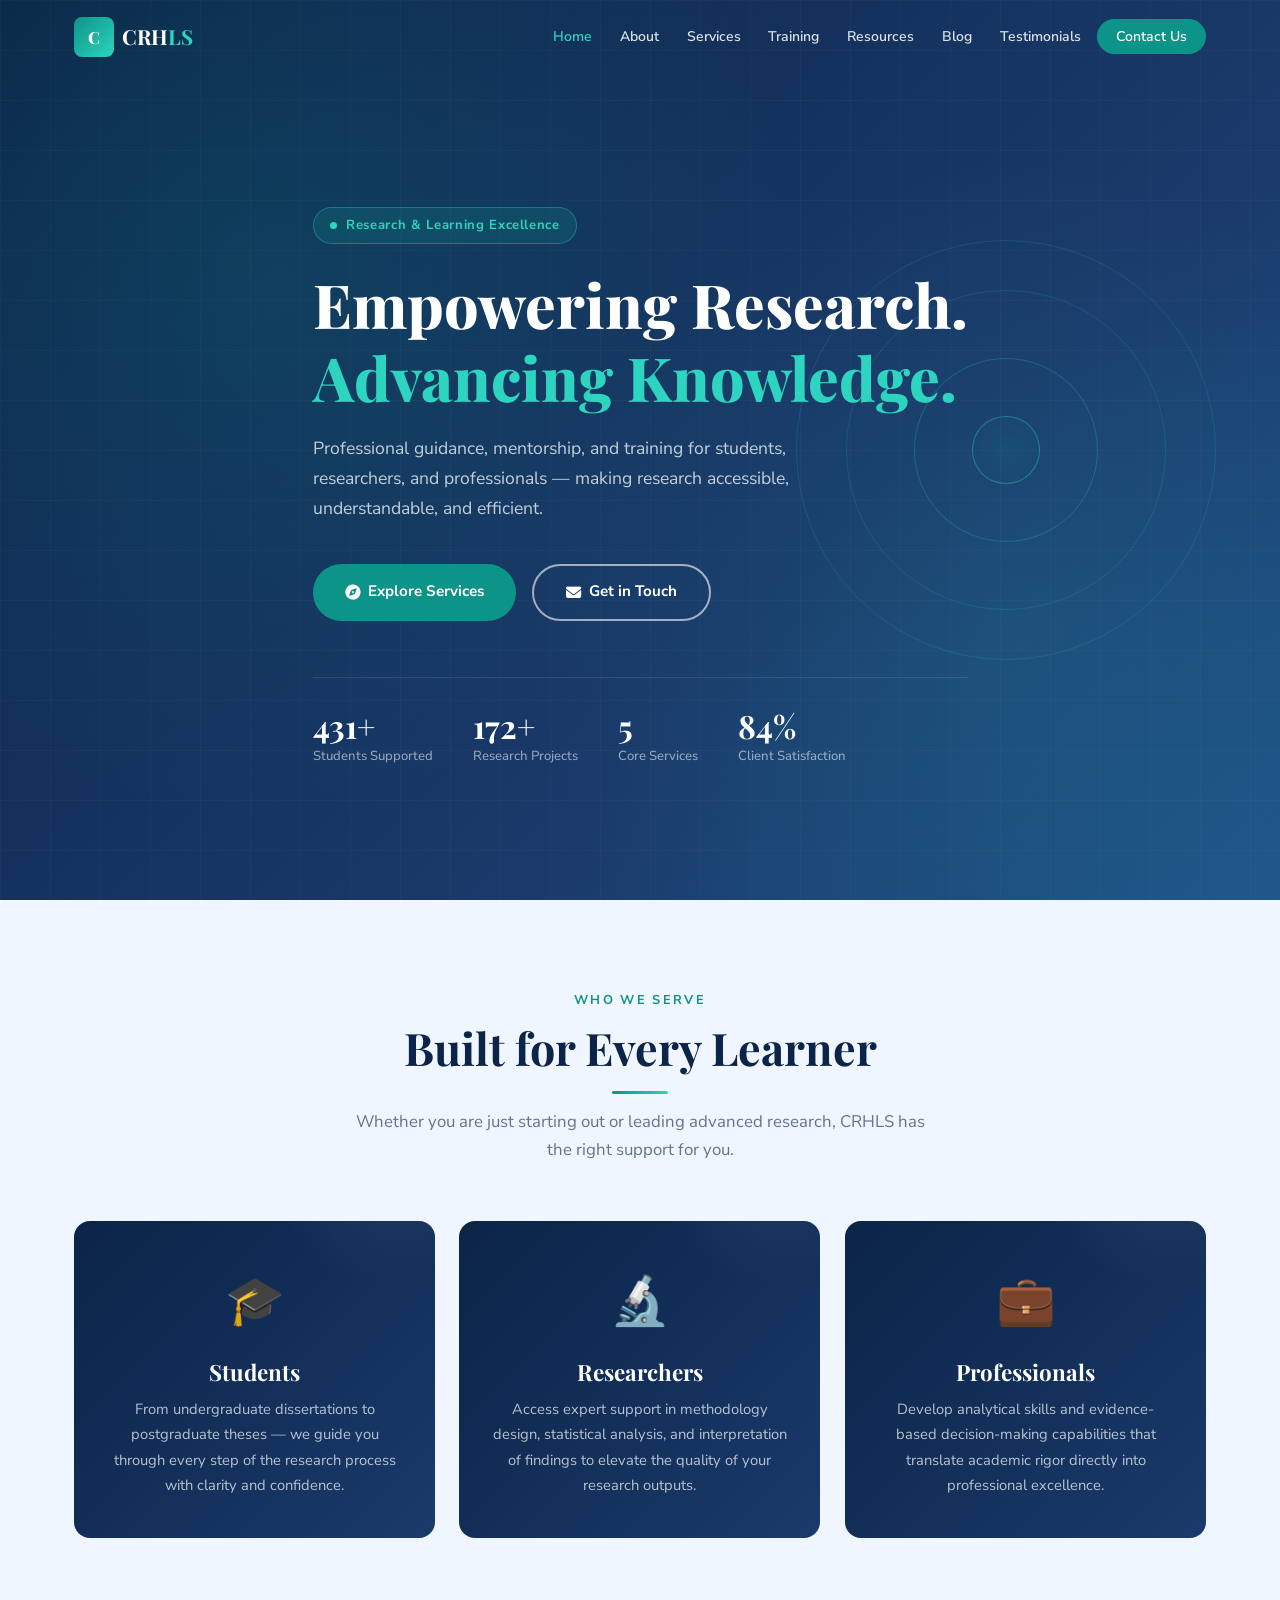
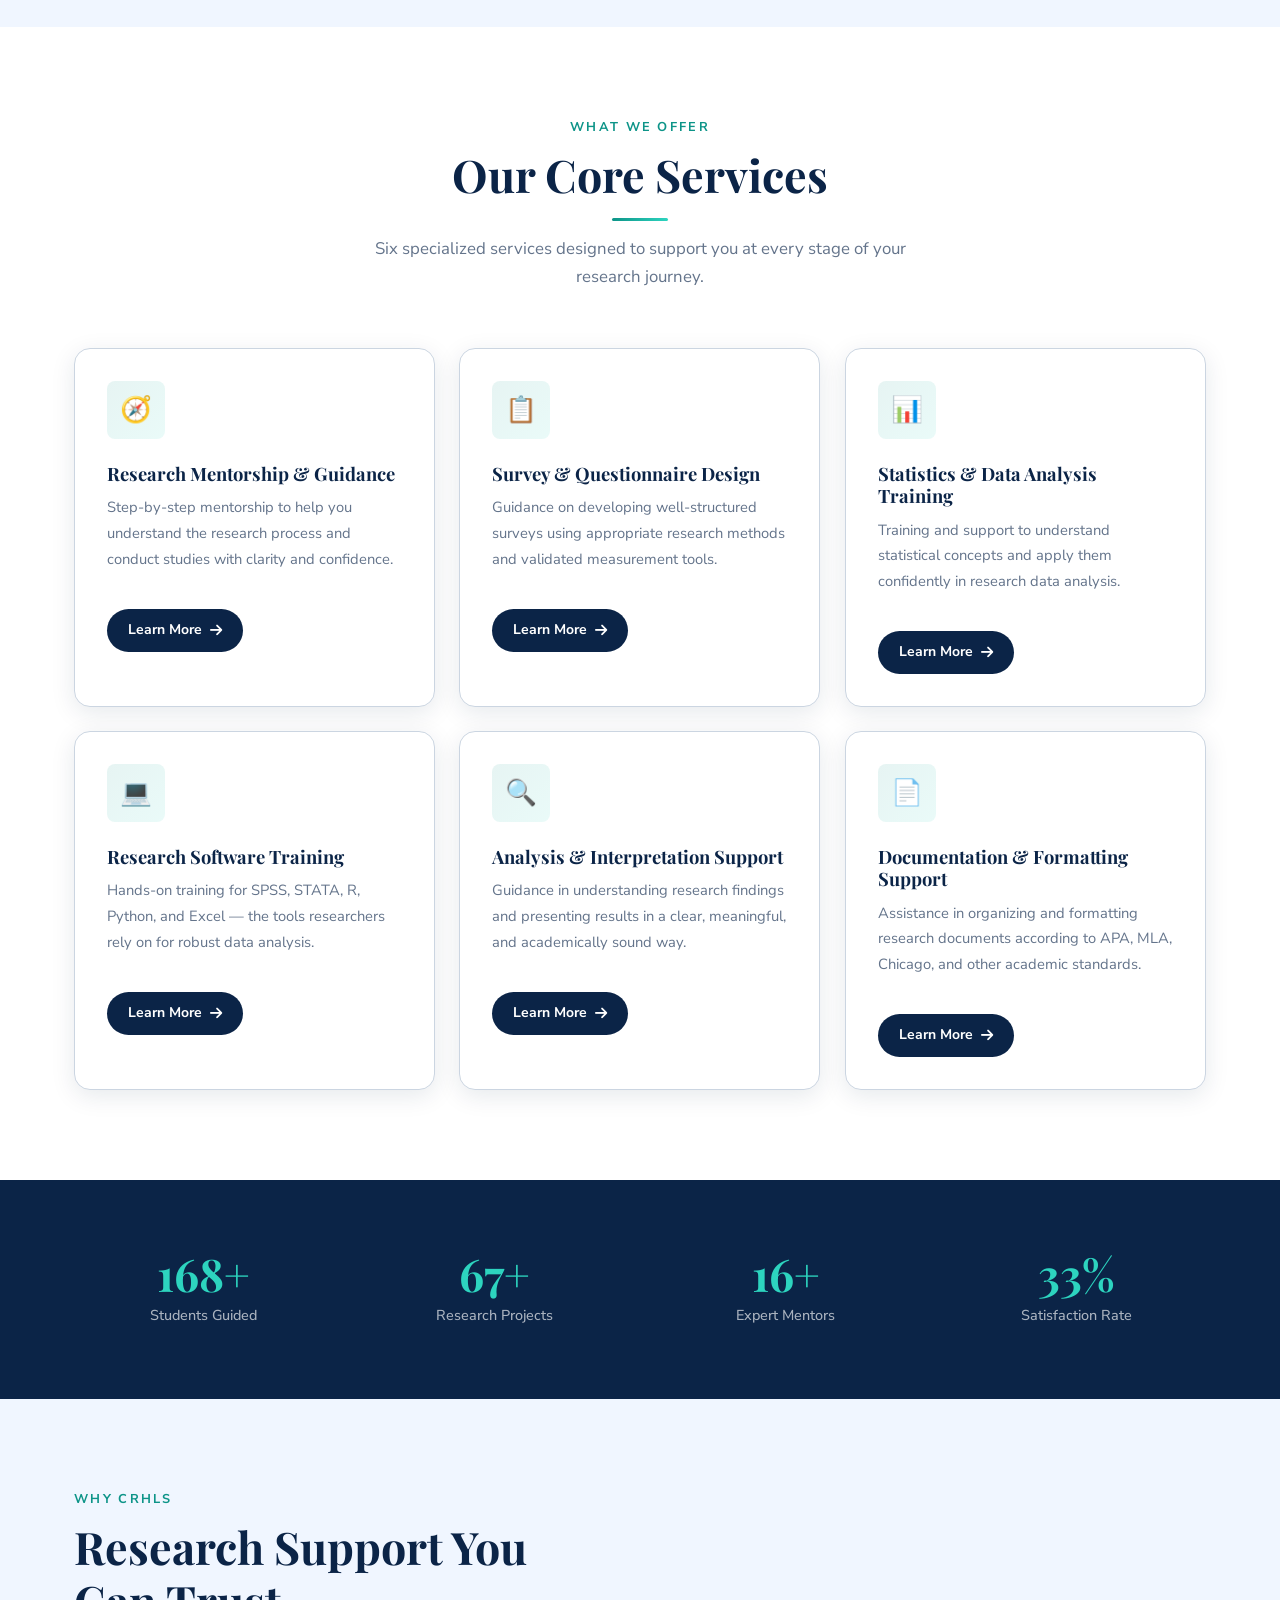
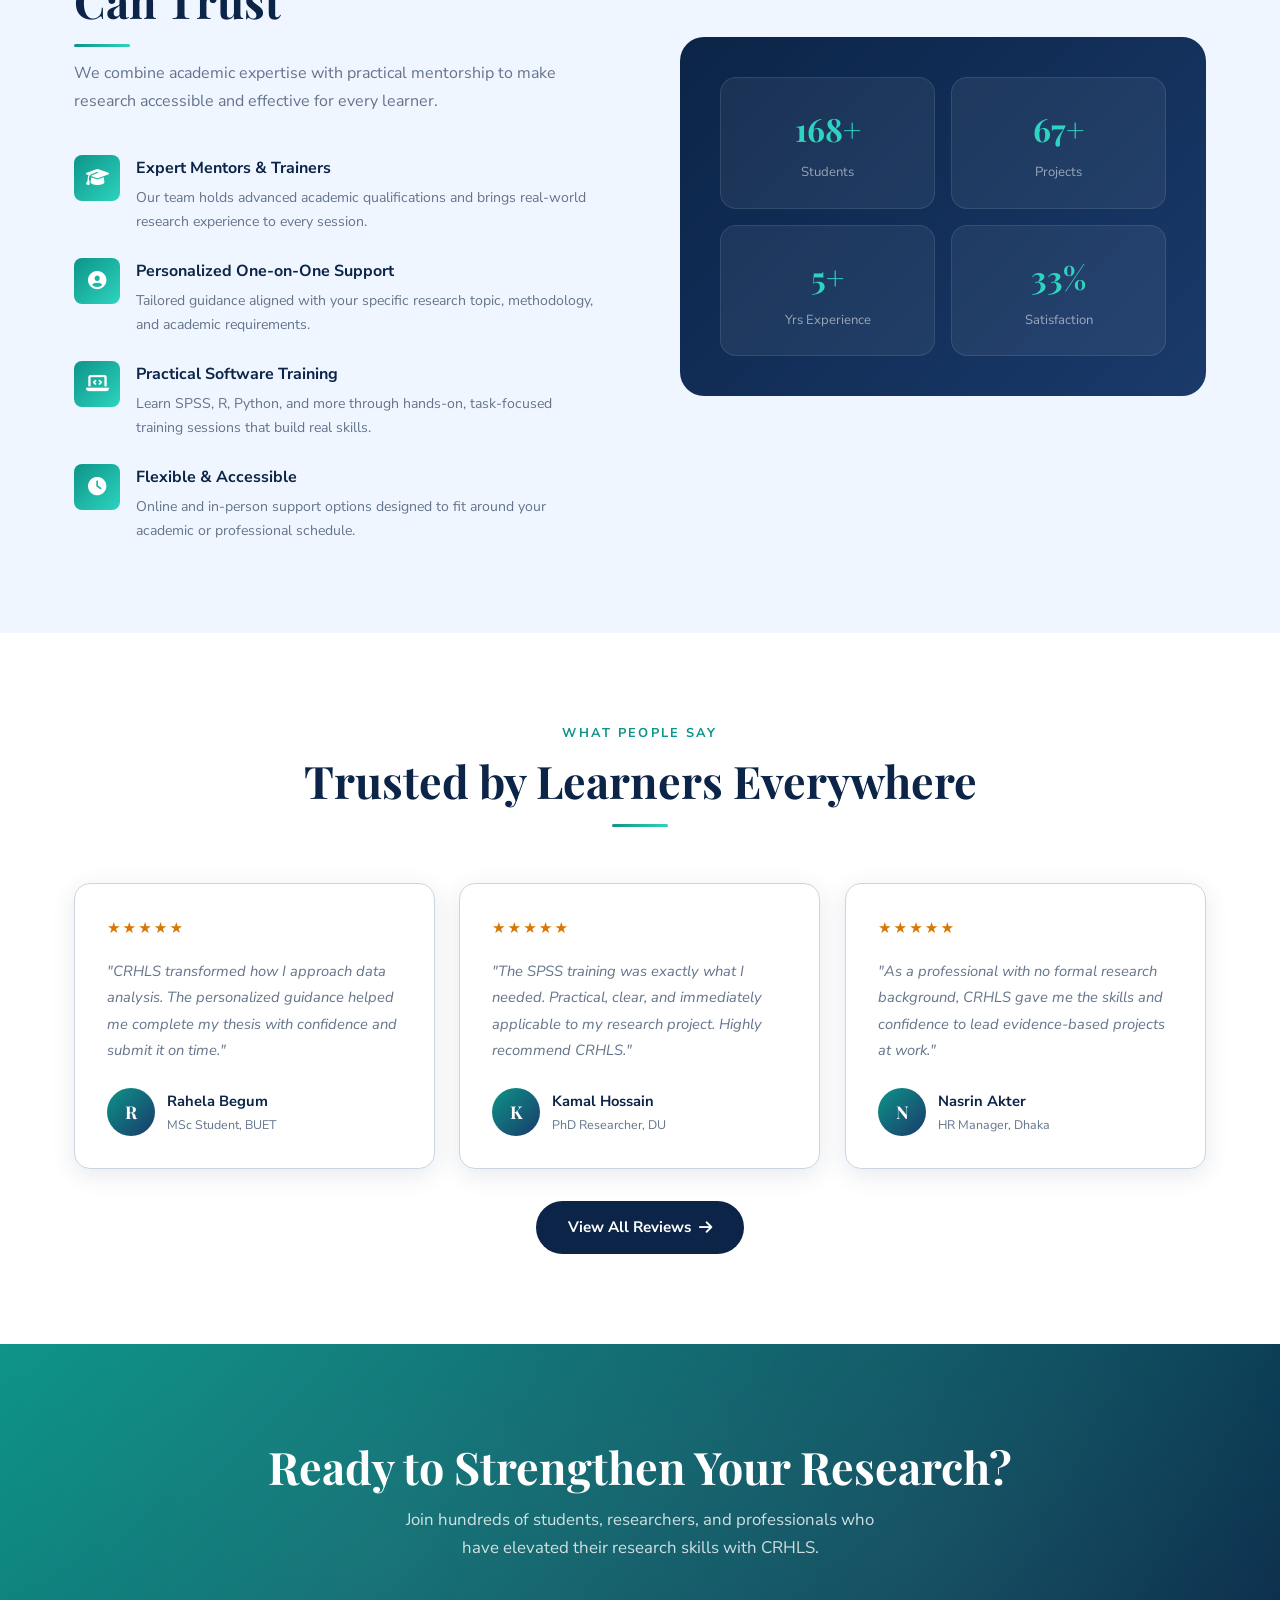
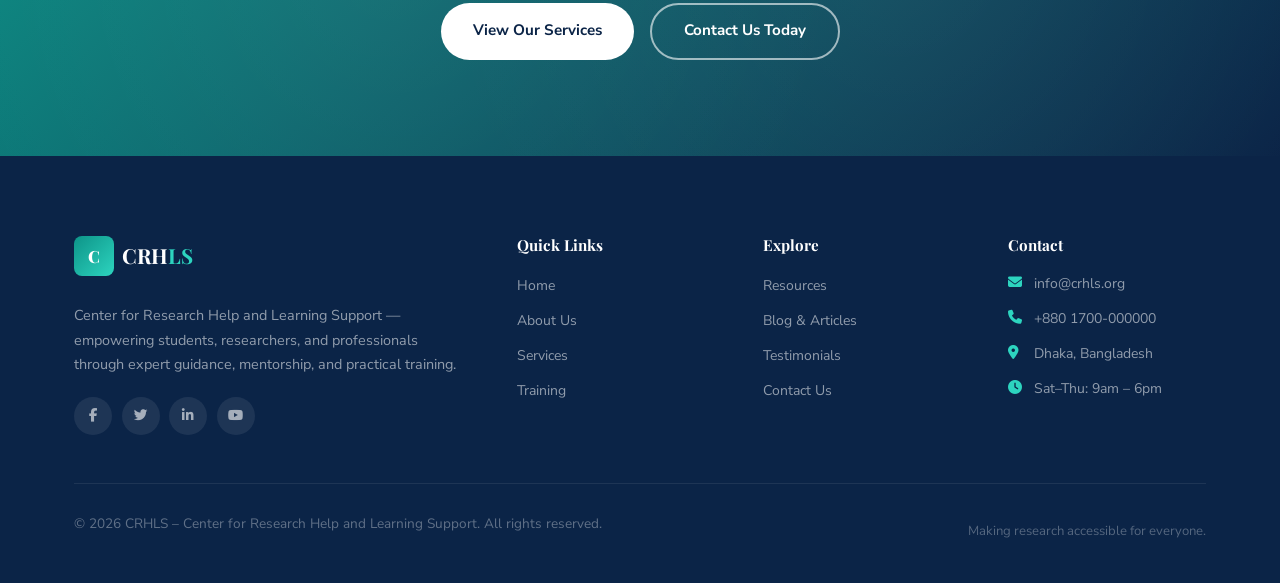
<file: index.html>
<!DOCTYPE html>
<html lang="en">
<head>
  <meta charset="UTF-8" />
  <meta name="viewport" content="width=device-width, initial-scale=1.0" />
  <meta name="description" content="CRHLS – Center for Research Help and Learning Support. Professional research guidance, data analysis training, and academic support for students, researchers, and professionals." />
  <title>CRHLS – Center for Research Help &amp; Learning Support</title>
  <link rel="icon" type="image/svg+xml" href="favicon.svg" />
  <link rel="shortcut icon" href="favicon.svg" />
  <link rel="preconnect" href="https://fonts.googleapis.com" />
  <link rel="preconnect" href="https://fonts.gstatic.com" crossorigin />
  <link rel="stylesheet" href="https://cdnjs.cloudflare.com/ajax/libs/font-awesome/6.5.0/css/all.min.css" />
  <link rel="stylesheet" href="css/style.css" />
  <link rel="stylesheet" href="css/animations.css" />
</head>
<body>

<!-- HEADER -->
<header class="header" id="header">
  <nav class="nav container">
    <a href="index.html" class="nav__logo" aria-label="CRHLS Home">
      <div class="nav__logo-icon">C</div>
      <span class="nav__logo-text">CRH<span>LS</span></span>
    </a>
    <ul class="nav__menu" id="navMenu" role="list">
      <li><a href="index.html"        class="nav__link">Home</a></li>
      <li><a href="about.html"        class="nav__link">About</a></li>
      <li><a href="services.html"     class="nav__link">Services</a></li>
      <li><a href="training.html"     class="nav__link">Training</a></li>
      <li><a href="resources.html"    class="nav__link">Resources</a></li>
      <li><a href="blog.html"         class="nav__link">Blog</a></li>
      <li><a href="testimonials.html" class="nav__link">Testimonials</a></li>
      <li><a href="contact.html"      class="nav__link nav__link--cta">Contact Us</a></li>
    </ul>
    <button class="nav__toggle" id="navToggle" aria-label="Toggle navigation" aria-expanded="false">
      <span></span><span></span><span></span>
    </button>
  </nav>
</header>

<!-- HERO -->
<section class="hero" aria-label="Hero">
  <div class="hero__bg"></div>
  <div class="container">
    <div class="hero__content">
      <div class="hero__badge">
        <span>Research &amp; Learning Excellence</span>
      </div>
      <h1 class="hero__title">
        Empowering Research.<br>
        <em>Advancing Knowledge.</em>
      </h1>
      <p class="hero__sub">
        Professional guidance, mentorship, and training for students, researchers,
        and professionals — making research accessible, understandable, and efficient.
      </p>
      <div class="hero__cta">
        <a href="services.html" class="btn btn--primary">
          <i class="fas fa-compass"></i> Explore Services
        </a>
        <a href="contact.html" class="btn btn--outline">
          <i class="fas fa-envelope"></i> Get in Touch
        </a>
      </div>
      <div class="hero__stats">
        <div>
          <div class="hero__stat-num" data-target="500" data-suffix="+">500+</div>
          <div class="hero__stat-lbl">Students Supported</div>
        </div>
        <div>
          <div class="hero__stat-num" data-target="200" data-suffix="+">200+</div>
          <div class="hero__stat-lbl">Research Projects</div>
        </div>
        <div>
          <div class="hero__stat-num" data-target="6">6</div>
          <div class="hero__stat-lbl">Core Services</div>
        </div>
        <div>
          <div class="hero__stat-num" data-target="98" data-suffix="%">98%</div>
          <div class="hero__stat-lbl">Client Satisfaction</div>
        </div>
      </div>
    </div>
  </div>
  <!-- Decorative rings -->
  <div class="hero__deco" aria-hidden="true">
    <div class="hero__ring"></div>
    <div class="hero__ring"></div>
    <div class="hero__ring"></div>
    <div class="hero__ring"></div>
  </div>
</section>

<!-- WHO WE SERVE -->
<section class="section section--alt">
  <div class="container">
    <div class="section__header reveal">
      <span class="section__label">Who We Serve</span>
      <h2 class="section__title">Built for Every Learner</h2>
      <div class="divider"></div>
      <p class="section__desc">Whether you are just starting out or leading advanced research, CRHLS has the right support for you.</p>
    </div>
    <div class="grid-3">
      <div class="audience-card reveal d1">
        <div class="audience-card__icon">🎓</div>
        <h3 class="audience-card__title">Students</h3>
        <p class="audience-card__text">From undergraduate dissertations to postgraduate theses — we guide you through every step of the research process with clarity and confidence.</p>
      </div>
      <div class="audience-card reveal d2">
        <div class="audience-card__icon">🔬</div>
        <h3 class="audience-card__title">Researchers</h3>
        <p class="audience-card__text">Access expert support in methodology design, statistical analysis, and interpretation of findings to elevate the quality of your research outputs.</p>
      </div>
      <div class="audience-card reveal d3">
        <div class="audience-card__icon">💼</div>
        <h3 class="audience-card__title">Professionals</h3>
        <p class="audience-card__text">Develop analytical skills and evidence-based decision-making capabilities that translate academic rigor directly into professional excellence.</p>
      </div>
    </div>
  </div>
</section>

<!-- SERVICES OVERVIEW -->
<section class="section">
  <div class="container">
    <div class="section__header reveal">
      <span class="section__label">What We Offer</span>
      <h2 class="section__title">Our Core Services</h2>
      <div class="divider"></div>
      <p class="section__desc">Six specialized services designed to support you at every stage of your research journey.</p>
    </div>
    <div class="grid-auto">
      <article class="card reveal d1">
        <div class="card__icon">🧭</div>
        <h3 class="card__title">Research Mentorship &amp; Guidance</h3>
        <p class="card__text">Step-by-step mentorship to help you understand the research process and conduct studies with clarity and confidence.</p>
        <a href="services.html" class="btn btn--sm btn--dark" style="margin-top:1.25rem">Learn More <i class="fas fa-arrow-right"></i></a>
      </article>
      <article class="card reveal d2">
        <div class="card__icon">📋</div>
        <h3 class="card__title">Survey &amp; Questionnaire Design</h3>
        <p class="card__text">Guidance on developing well-structured surveys using appropriate research methods and validated measurement tools.</p>
        <a href="services.html" class="btn btn--sm btn--dark" style="margin-top:1.25rem">Learn More <i class="fas fa-arrow-right"></i></a>
      </article>
      <article class="card reveal d3">
        <div class="card__icon">📊</div>
        <h3 class="card__title">Statistics &amp; Data Analysis Training</h3>
        <p class="card__text">Training and support to understand statistical concepts and apply them confidently in research data analysis.</p>
        <a href="services.html" class="btn btn--sm btn--dark" style="margin-top:1.25rem">Learn More <i class="fas fa-arrow-right"></i></a>
      </article>
      <article class="card reveal d1">
        <div class="card__icon">💻</div>
        <h3 class="card__title">Research Software Training</h3>
        <p class="card__text">Hands-on training for SPSS, STATA, R, Python, and Excel — the tools researchers rely on for robust data analysis.</p>
        <a href="services.html" class="btn btn--sm btn--dark" style="margin-top:1.25rem">Learn More <i class="fas fa-arrow-right"></i></a>
      </article>
      <article class="card reveal d2">
        <div class="card__icon">🔍</div>
        <h3 class="card__title">Analysis &amp; Interpretation Support</h3>
        <p class="card__text">Guidance in understanding research findings and presenting results in a clear, meaningful, and academically sound way.</p>
        <a href="services.html" class="btn btn--sm btn--dark" style="margin-top:1.25rem">Learn More <i class="fas fa-arrow-right"></i></a>
      </article>
      <article class="card reveal d3">
        <div class="card__icon">📄</div>
        <h3 class="card__title">Documentation &amp; Formatting Support</h3>
        <p class="card__text">Assistance in organizing and formatting research documents according to APA, MLA, Chicago, and other academic standards.</p>
        <a href="services.html" class="btn btn--sm btn--dark" style="margin-top:1.25rem">Learn More <i class="fas fa-arrow-right"></i></a>
      </article>
    </div>
  </div>
</section>

<!-- STATS BAR -->
<section class="stats-bar" aria-label="Key statistics">
  <div class="container">
    <div class="stats-bar__grid">
      <div class="reveal d1" style="text-align:center">
        <div class="stat__num" data-target="500" data-suffix="+">500+</div>
        <div class="stat__lbl">Students Guided</div>
      </div>
      <div class="reveal d2" style="text-align:center">
        <div class="stat__num" data-target="200" data-suffix="+">200+</div>
        <div class="stat__lbl">Research Projects</div>
      </div>
      <div class="reveal d3" style="text-align:center">
        <div class="stat__num" data-target="50" data-suffix="+">50+</div>
        <div class="stat__lbl">Expert Mentors</div>
      </div>
      <div class="reveal d4" style="text-align:center">
        <div class="stat__num" data-target="98" data-suffix="%">98%</div>
        <div class="stat__lbl">Satisfaction Rate</div>
      </div>
    </div>
  </div>
</section>

<!-- WHY CHOOSE US -->
<section class="section section--alt">
  <div class="container">
    <div class="why-grid">
      <div>
        <div class="reveal">
          <span class="section__label">Why CRHLS</span>
          <h2 class="section__title">Research Support You Can Trust</h2>
          <div class="divider divider--left"></div>
          <p style="color:var(--muted);margin-bottom:2.5rem">We combine academic expertise with practical mentorship to make research accessible and effective for every learner.</p>
        </div>
        <div class="why__item reveal d1">
          <div class="why__item-icon"><i class="fas fa-graduation-cap"></i></div>
          <div>
            <div class="why__item-h">Expert Mentors &amp; Trainers</div>
            <p class="why__item-p">Our team holds advanced academic qualifications and brings real-world research experience to every session.</p>
          </div>
        </div>
        <div class="why__item reveal d2">
          <div class="why__item-icon"><i class="fas fa-user-circle"></i></div>
          <div>
            <div class="why__item-h">Personalized One-on-One Support</div>
            <p class="why__item-p">Tailored guidance aligned with your specific research topic, methodology, and academic requirements.</p>
          </div>
        </div>
        <div class="why__item reveal d3">
          <div class="why__item-icon"><i class="fas fa-laptop-code"></i></div>
          <div>
            <div class="why__item-h">Practical Software Training</div>
            <p class="why__item-p">Learn SPSS, R, Python, and more through hands-on, task-focused training sessions that build real skills.</p>
          </div>
        </div>
        <div class="why__item reveal d4">
          <div class="why__item-icon"><i class="fas fa-clock"></i></div>
          <div>
            <div class="why__item-h">Flexible &amp; Accessible</div>
            <p class="why__item-p">Online and in-person support options designed to fit around your academic or professional schedule.</p>
          </div>
        </div>
      </div>
      <div class="why__visual reveal-right">
        <div class="why__vc">
          <div class="num" data-target="500" data-suffix="+">500+</div>
          <div class="lbl">Students</div>
        </div>
        <div class="why__vc">
          <div class="num" data-target="200" data-suffix="+">200+</div>
          <div class="lbl">Projects</div>
        </div>
        <div class="why__vc">
          <div class="num">5+</div>
          <div class="lbl">Yrs Experience</div>
        </div>
        <div class="why__vc">
          <div class="num" data-target="98" data-suffix="%">98%</div>
          <div class="lbl">Satisfaction</div>
        </div>
      </div>
    </div>
  </div>
</section>

<!-- TESTIMONIALS PREVIEW -->
<section class="section">
  <div class="container">
    <div class="section__header reveal">
      <span class="section__label">What People Say</span>
      <h2 class="section__title">Trusted by Learners Everywhere</h2>
      <div class="divider"></div>
    </div>
    <div class="grid-3">
      <div class="testi-card reveal d1">
        <div class="testi-card__stars">★★★★★</div>
        <p class="testi-card__text">"CRHLS transformed how I approach data analysis. The personalized guidance helped me complete my thesis with confidence and submit it on time."</p>
        <div class="testi-card__author">
          <div class="testi-card__avatar">R</div>
          <div>
            <div class="testi-card__name">Rahela Begum</div>
            <div class="testi-card__role">MSc Student, BUET</div>
          </div>
        </div>
      </div>
      <div class="testi-card reveal d2">
        <div class="testi-card__stars">★★★★★</div>
        <p class="testi-card__text">"The SPSS training was exactly what I needed. Practical, clear, and immediately applicable to my research project. Highly recommend CRHLS."</p>
        <div class="testi-card__author">
          <div class="testi-card__avatar">K</div>
          <div>
            <div class="testi-card__name">Kamal Hossain</div>
            <div class="testi-card__role">PhD Researcher, DU</div>
          </div>
        </div>
      </div>
      <div class="testi-card reveal d3">
        <div class="testi-card__stars">★★★★★</div>
        <p class="testi-card__text">"As a professional with no formal research background, CRHLS gave me the skills and confidence to lead evidence-based projects at work."</p>
        <div class="testi-card__author">
          <div class="testi-card__avatar">N</div>
          <div>
            <div class="testi-card__name">Nasrin Akter</div>
            <div class="testi-card__role">HR Manager, Dhaka</div>
          </div>
        </div>
      </div>
    </div>
    <div class="text-center mt-4">
      <a href="testimonials.html" class="btn btn--dark">View All Reviews <i class="fas fa-arrow-right"></i></a>
    </div>
  </div>
</section>

<!-- CTA -->
<section class="cta-section">
  <div class="container">
    <div class="cta-section__inner reveal">
      <h2 class="cta-section__title">Ready to Strengthen Your Research?</h2>
      <p class="cta-section__text">Join hundreds of students, researchers, and professionals who have elevated their research skills with CRHLS.</p>
      <div class="cta-section__btns">
        <a href="services.html" class="btn btn--secondary">View Our Services</a>
        <a href="contact.html"  class="btn btn--outline">Contact Us Today</a>
      </div>
    </div>
  </div>
</section>

<!-- FOOTER -->
<footer class="footer">
  <div class="container">
    <div class="footer__grid">
      <div>
        <a href="index.html" class="nav__logo" style="display:inline-flex;margin-bottom:.85rem">
          <div class="nav__logo-icon">C</div>
          <span class="nav__logo-text" style="color:#fff">CRH<span>LS</span></span>
        </a>
        <p class="footer__brand-p">Center for Research Help and Learning Support — empowering students, researchers, and professionals through expert guidance, mentorship, and practical training.</p>
        <div class="footer__social">
          <a href="#" class="social-btn" aria-label="Facebook"><i class="fab fa-facebook-f"></i></a>
          <a href="#" class="social-btn" aria-label="Twitter"><i class="fab fa-twitter"></i></a>
          <a href="#" class="social-btn" aria-label="LinkedIn"><i class="fab fa-linkedin-in"></i></a>
          <a href="#" class="social-btn" aria-label="YouTube"><i class="fab fa-youtube"></i></a>
        </div>
      </div>
      <div>
        <h4 class="footer__h">Quick Links</h4>
        <ul class="footer__links">
          <li><a href="index.html"    class="footer__link">Home</a></li>
          <li><a href="about.html"    class="footer__link">About Us</a></li>
          <li><a href="services.html" class="footer__link">Services</a></li>
          <li><a href="training.html" class="footer__link">Training</a></li>
        </ul>
      </div>
      <div>
        <h4 class="footer__h">Explore</h4>
        <ul class="footer__links">
          <li><a href="resources.html"    class="footer__link">Resources</a></li>
          <li><a href="blog.html"         class="footer__link">Blog &amp; Articles</a></li>
          <li><a href="testimonials.html" class="footer__link">Testimonials</a></li>
          <li><a href="contact.html"      class="footer__link">Contact Us</a></li>
        </ul>
      </div>
      <div>
        <h4 class="footer__h">Contact</h4>
        <div class="footer__contact-row"><i class="fas fa-envelope"></i><span>info@crhls.org</span></div>
        <div class="footer__contact-row"><i class="fas fa-phone"></i><span>+880 1700-000000</span></div>
        <div class="footer__contact-row"><i class="fas fa-map-marker-alt"></i><span>Dhaka, Bangladesh</span></div>
        <div class="footer__contact-row"><i class="fas fa-clock"></i><span>Sat–Thu: 9am – 6pm</span></div>
      </div>
    </div>
    <div class="footer__bottom">
      <p class="footer__copy">&copy; 2026 CRHLS – Center for Research Help and Learning Support. All rights reserved.</p>
      <p class="footer__bottom-note">Making research accessible for everyone.</p>
    </div>
  </div>
</footer>

<button class="back-top" aria-label="Back to top"><i class="fas fa-arrow-up"></i></button>
<script src="js/main.js"></script>
</body>
</html>
</file>
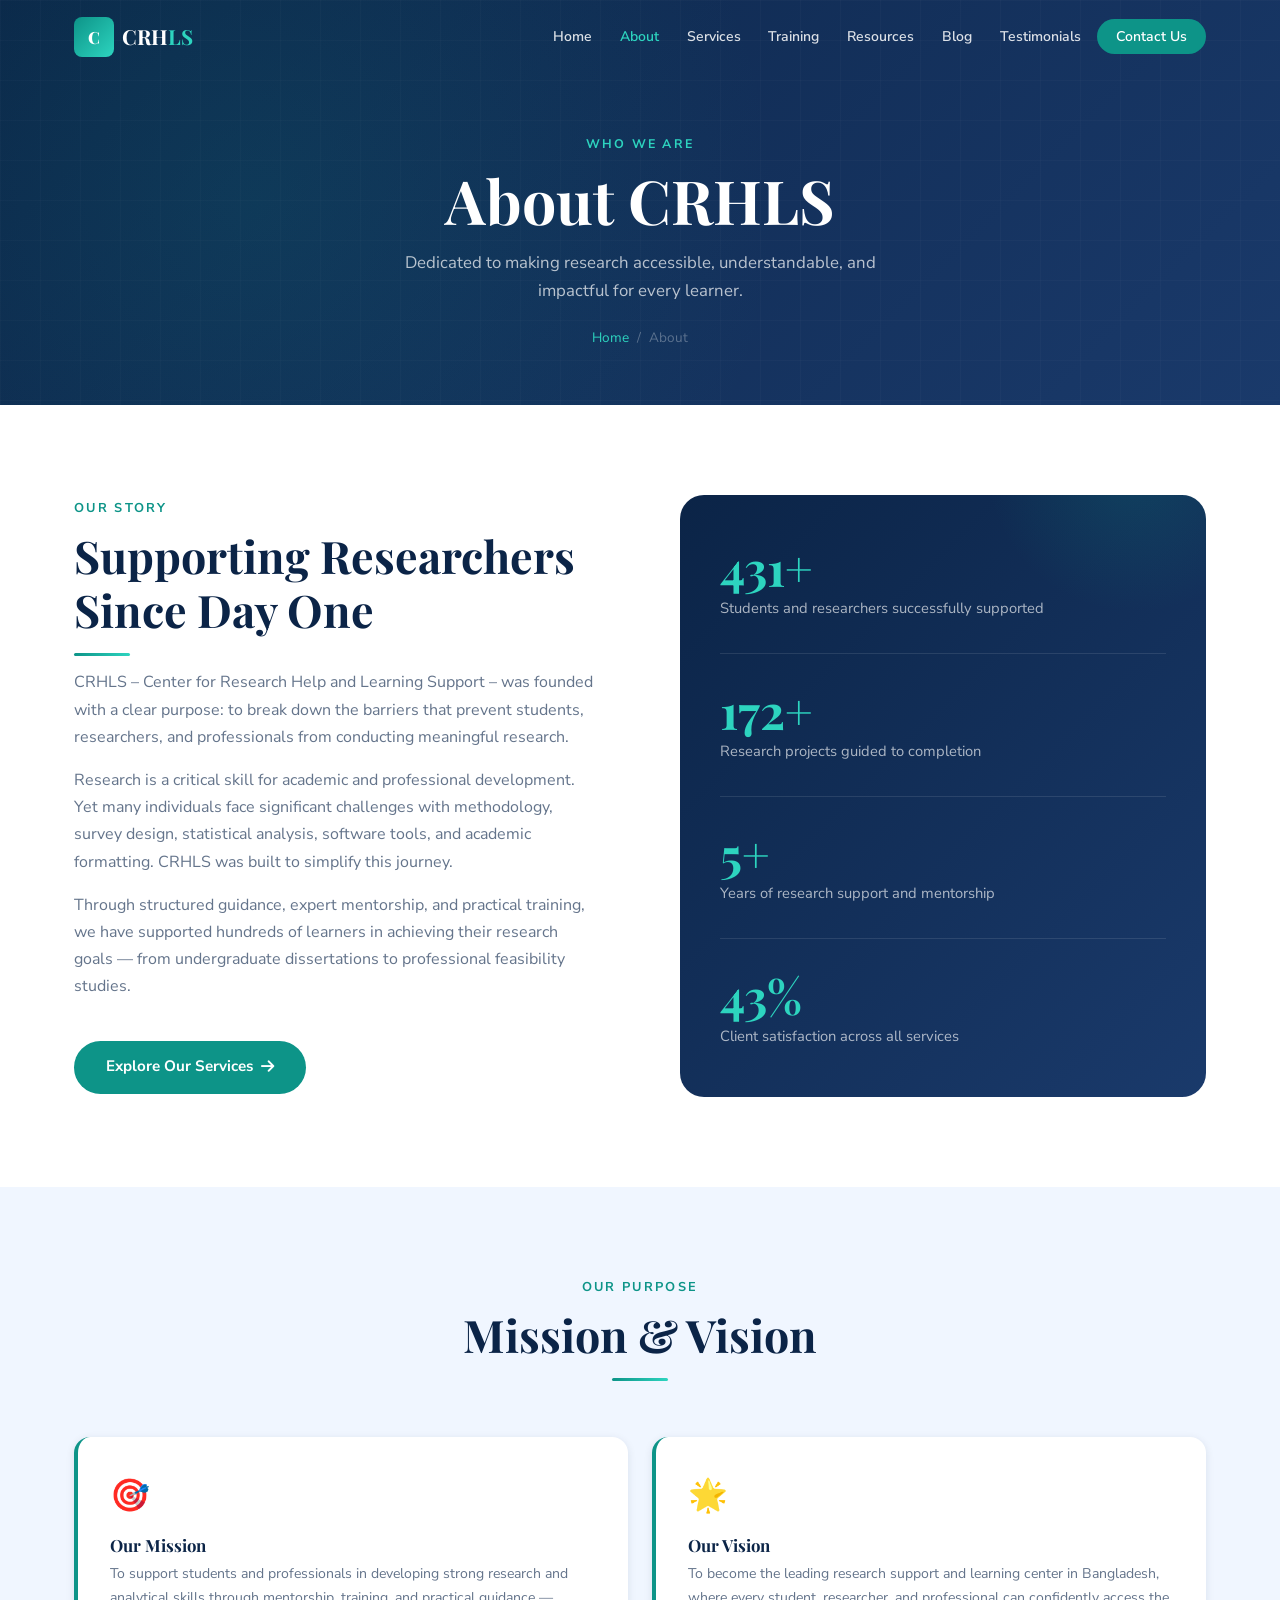
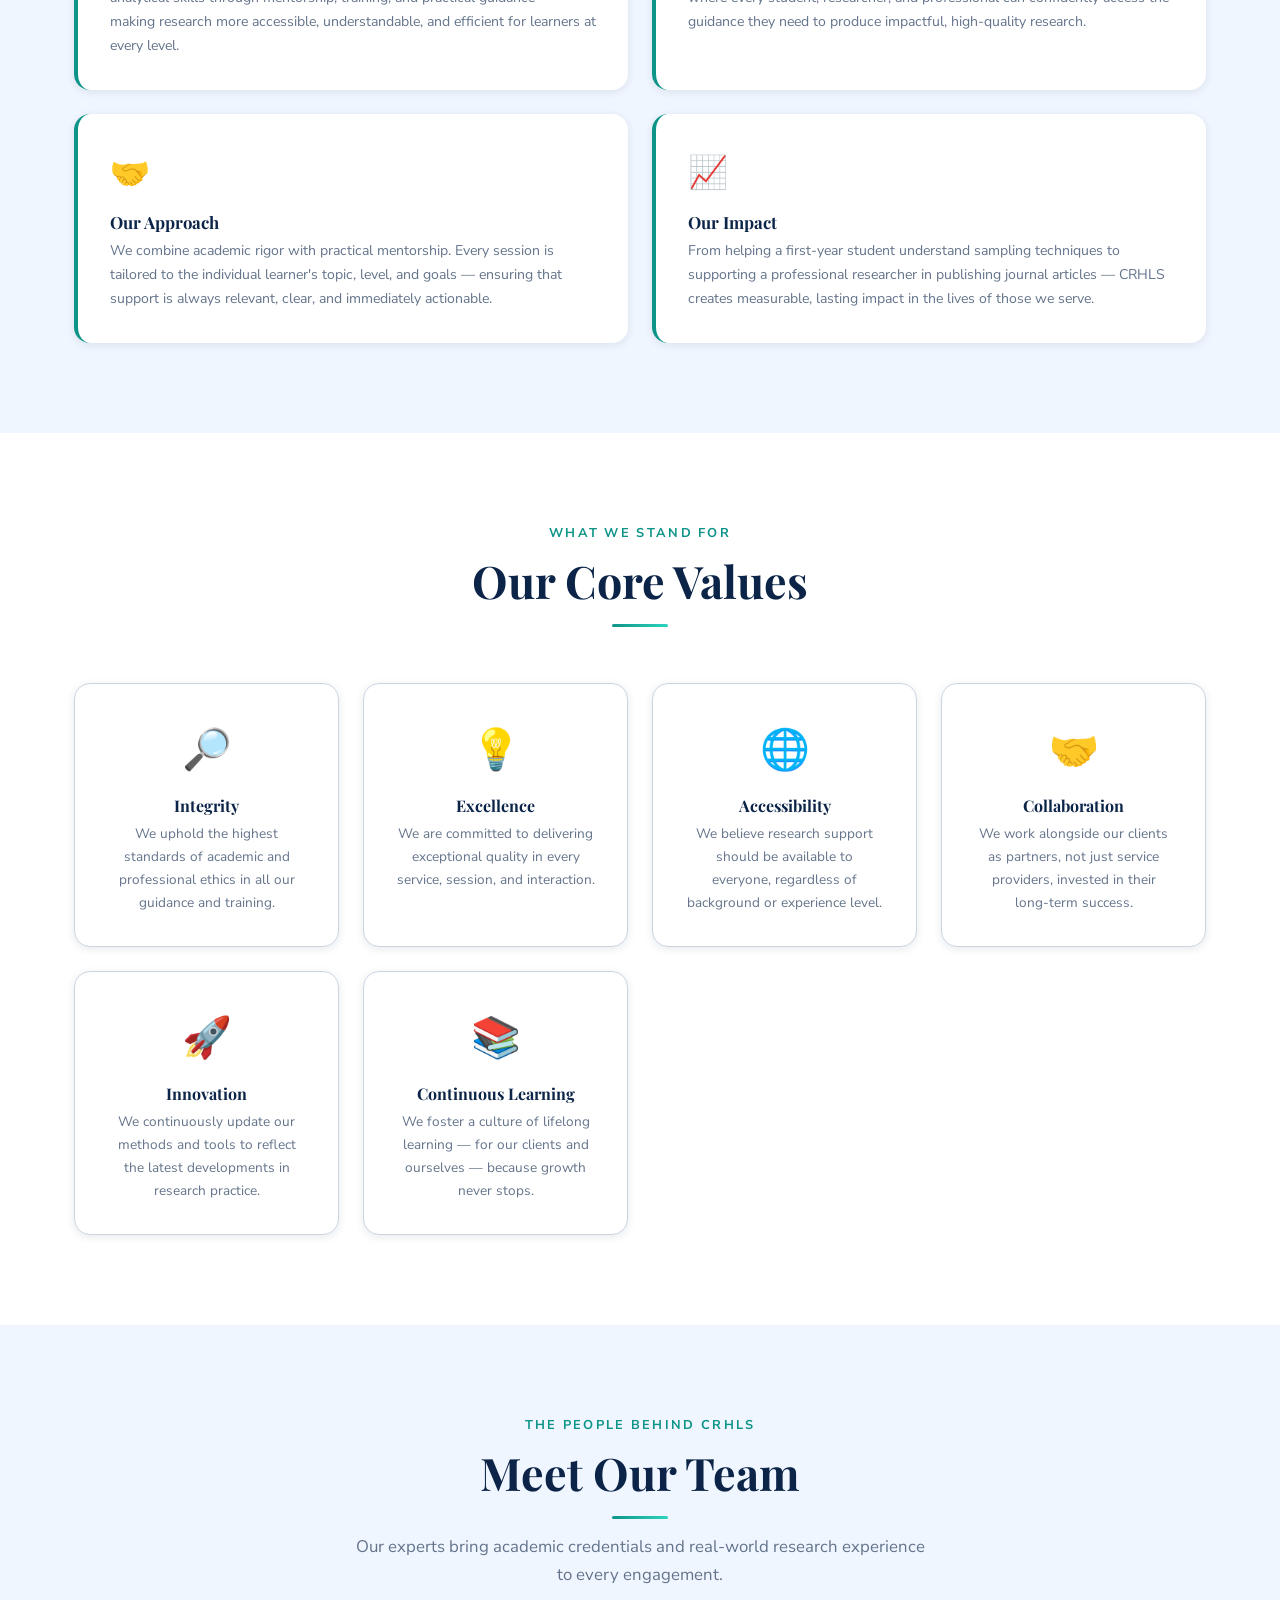
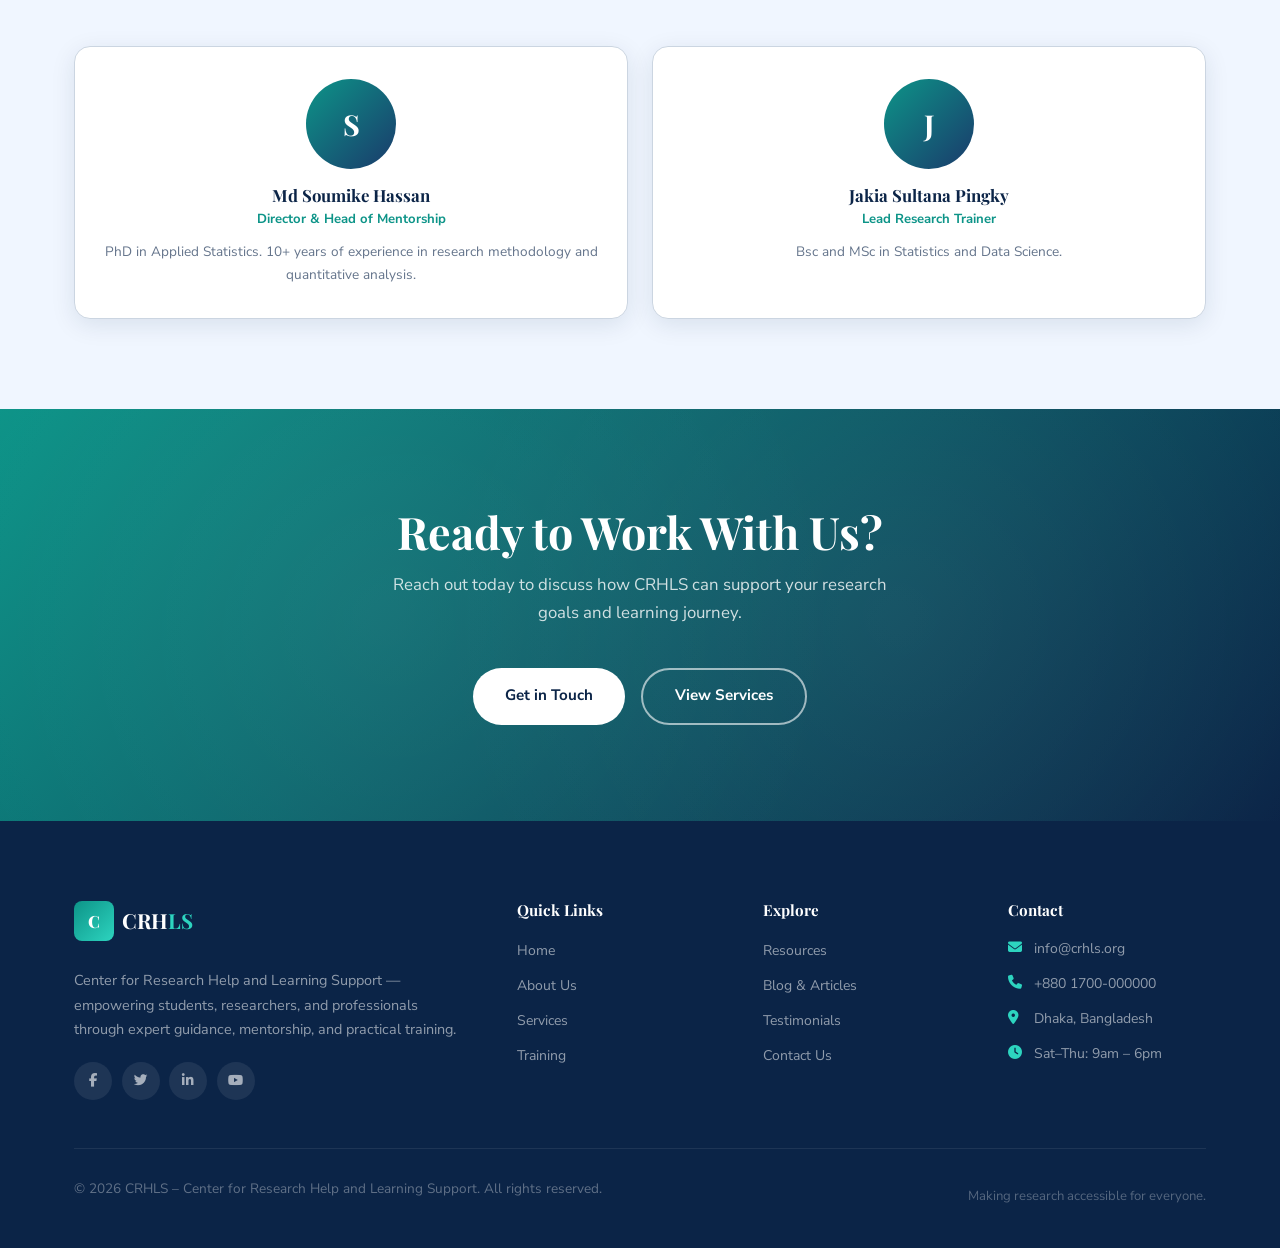
<file: about.html>
<!DOCTYPE html>
<html lang="en">
<head>
  <meta charset="UTF-8" />
  <meta name="viewport" content="width=device-width, initial-scale=1.0" />
  <meta name="description" content="About CRHLS – Learn about our mission, vision, values, and the expert team behind our research support services." />
  <title>About Us – CRHLS</title>
  <link rel="icon" type="image/svg+xml" href="favicon.svg" />
  <link rel="shortcut icon" href="favicon.svg" />
  <link rel="preconnect" href="https://fonts.googleapis.com" />
  <link rel="preconnect" href="https://fonts.gstatic.com" crossorigin />
  <link rel="stylesheet" href="https://cdnjs.cloudflare.com/ajax/libs/font-awesome/6.5.0/css/all.min.css" />
  <link rel="stylesheet" href="css/style.css" />
  <link rel="stylesheet" href="css/animations.css" />
</head>
<body>

<!-- HEADER -->
<header class="header" id="header">
  <nav class="nav container">
    <a href="index.html" class="nav__logo" aria-label="CRHLS Home">
      <div class="nav__logo-icon">C</div>
      <span class="nav__logo-text">CRH<span>LS</span></span>
    </a>
    <ul class="nav__menu" id="navMenu" role="list">
      <li><a href="index.html"        class="nav__link">Home</a></li>
      <li><a href="about.html"        class="nav__link">About</a></li>
      <li><a href="services.html"     class="nav__link">Services</a></li>
      <li><a href="training.html"     class="nav__link">Training</a></li>
      <li><a href="resources.html"    class="nav__link">Resources</a></li>
      <li><a href="blog.html"         class="nav__link">Blog</a></li>
      <li><a href="testimonials.html" class="nav__link">Testimonials</a></li>
      <li><a href="contact.html"      class="nav__link nav__link--cta">Contact Us</a></li>
    </ul>
    <button class="nav__toggle" id="navToggle" aria-label="Toggle navigation" aria-expanded="false">
      <span></span><span></span><span></span>
    </button>
  </nav>
</header>

<!-- PAGE HERO -->
<section class="page-hero">
  <div class="container">
    <div class="page-hero__inner">
      <span class="page-hero__label">Who We Are</span>
      <h1 class="page-hero__title">About CRHLS</h1>
      <p class="page-hero__sub">Dedicated to making research accessible, understandable, and impactful for every learner.</p>
      <nav class="breadcrumb" aria-label="Breadcrumb">
        <a href="index.html">Home</a><span>/</span><span>About</span>
      </nav>
    </div>
  </div>
</section>

<!-- ABOUT INTRO -->
<section class="section">
  <div class="container">
    <div class="about-grid">
      <div class="reveal-left">
        <span class="section__label">Our Story</span>
        <h2 class="section__title">Supporting Researchers Since Day One</h2>
        <div class="divider divider--left"></div>
        <p style="color:var(--muted)">CRHLS – Center for Research Help and Learning Support – was founded with a clear purpose: to break down the barriers that prevent students, researchers, and professionals from conducting meaningful research.</p>
        <p style="color:var(--muted)">Research is a critical skill for academic and professional development. Yet many individuals face significant challenges with methodology, survey design, statistical analysis, software tools, and academic formatting. CRHLS was built to simplify this journey.</p>
        <p style="color:var(--muted)">Through structured guidance, expert mentorship, and practical training, we have supported hundreds of learners in achieving their research goals — from undergraduate dissertations to professional feasibility studies.</p>
        <a href="services.html" class="btn btn--primary" style="margin-top:1.5rem">Explore Our Services <i class="fas fa-arrow-right"></i></a>
      </div>
      <div class="about__visual reveal-right">
        <div class="about__visual-inner">
          <div class="about__visual-stat">
            <div class="about__visual-num" data-target="500" data-suffix="+">500+</div>
            <div class="about__visual-lbl">Students and researchers successfully supported</div>
          </div>
          <div class="about__visual-stat">
            <div class="about__visual-num" data-target="200" data-suffix="+">200+</div>
            <div class="about__visual-lbl">Research projects guided to completion</div>
          </div>
          <div class="about__visual-stat">
            <div class="about__visual-num">5+</div>
            <div class="about__visual-lbl">Years of research support and mentorship</div>
          </div>
          <div class="about__visual-stat">
            <div class="about__visual-num" data-target="98" data-suffix="%">98%</div>
            <div class="about__visual-lbl">Client satisfaction across all services</div>
          </div>
        </div>
      </div>
    </div>
  </div>
</section>

<!-- MISSION & VISION -->
<section class="section section--alt">
  <div class="container">
    <div class="section__header reveal">
      <span class="section__label">Our Purpose</span>
      <h2 class="section__title">Mission &amp; Vision</h2>
      <div class="divider"></div>
    </div>
    <div class="grid-2">
      <div class="mission-card reveal d1">
        <div class="mission-card__icon">🎯</div>
        <h3 class="mission-card__title">Our Mission</h3>
        <p class="mission-card__text">To support students and professionals in developing strong research and analytical skills through mentorship, training, and practical guidance — making research more accessible, understandable, and efficient for learners at every level.</p>
      </div>
      <div class="mission-card reveal d2">
        <div class="mission-card__icon">🌟</div>
        <h3 class="mission-card__title">Our Vision</h3>
        <p class="mission-card__text">To become the leading research support and learning center in Bangladesh, where every student, researcher, and professional can confidently access the guidance they need to produce impactful, high-quality research.</p>
      </div>
      <div class="mission-card reveal d3">
        <div class="mission-card__icon">🤝</div>
        <h3 class="mission-card__title">Our Approach</h3>
        <p class="mission-card__text">We combine academic rigor with practical mentorship. Every session is tailored to the individual learner's topic, level, and goals — ensuring that support is always relevant, clear, and immediately actionable.</p>
      </div>
      <div class="mission-card reveal d4">
        <div class="mission-card__icon">📈</div>
        <h3 class="mission-card__title">Our Impact</h3>
        <p class="mission-card__text">From helping a first-year student understand sampling techniques to supporting a professional researcher in publishing journal articles — CRHLS creates measurable, lasting impact in the lives of those we serve.</p>
      </div>
    </div>
  </div>
</section>

<!-- OUR VALUES -->
<section class="section">
  <div class="container">
    <div class="section__header reveal">
      <span class="section__label">What We Stand For</span>
      <h2 class="section__title">Our Core Values</h2>
      <div class="divider"></div>
    </div>
    <div class="grid-auto-sm">
      <div class="value-card reveal d1">
        <div class="value-card__icon">🔎</div>
        <h4 class="value-card__title">Integrity</h4>
        <p class="value-card__text">We uphold the highest standards of academic and professional ethics in all our guidance and training.</p>
      </div>
      <div class="value-card reveal d2">
        <div class="value-card__icon">💡</div>
        <h4 class="value-card__title">Excellence</h4>
        <p class="value-card__text">We are committed to delivering exceptional quality in every service, session, and interaction.</p>
      </div>
      <div class="value-card reveal d3">
        <div class="value-card__icon">🌐</div>
        <h4 class="value-card__title">Accessibility</h4>
        <p class="value-card__text">We believe research support should be available to everyone, regardless of background or experience level.</p>
      </div>
      <div class="value-card reveal d4">
        <div class="value-card__icon">🤝</div>
        <h4 class="value-card__title">Collaboration</h4>
        <p class="value-card__text">We work alongside our clients as partners, not just service providers, invested in their long-term success.</p>
      </div>
      <div class="value-card reveal d5">
        <div class="value-card__icon">🚀</div>
        <h4 class="value-card__title">Innovation</h4>
        <p class="value-card__text">We continuously update our methods and tools to reflect the latest developments in research practice.</p>
      </div>
      <div class="value-card reveal d6">
        <div class="value-card__icon">📚</div>
        <h4 class="value-card__title">Continuous Learning</h4>
        <p class="value-card__text">We foster a culture of lifelong learning — for our clients and ourselves — because growth never stops.</p>
      </div>
    </div>
  </div>
</section>

<!-- OUR TEAM -->
<section class="section section--alt">
  <div class="container">
    <div class="section__header reveal">
      <span class="section__label">The People Behind CRHLS</span>
      <h2 class="section__title">Meet Our Team</h2>
      <div class="divider"></div>
      <p class="section__desc">Our experts bring academic credentials and real-world research experience to every engagement.</p>
    </div>
    <div class="grid-auto-sm">
      <div class="team-card reveal d1">
        <div class="team-card__avatar">S</div>
        <h4 class="team-card__name">Md Soumike Hassan</h4>
        <div class="team-card__role">Director &amp; Head of Mentorship</div>
        <p class="team-card__bio">PhD in Applied Statistics. 10+ years of experience in research methodology and quantitative analysis.</p>
      </div>
      <div class="team-card reveal d2">
        <div class="team-card__avatar">J</div>
        <h4 class="team-card__name">Jakia Sultana Pingky</h4>
        <div class="team-card__role">Lead Research Trainer</div>
        <p class="team-card__bio">Bsc and MSc in Statistics and Data Science.</p>
      </div>
    </div>
  </div>
</section>

<!-- CTA -->
<section class="cta-section">
  <div class="container">
    <div class="cta-section__inner reveal">
      <h2 class="cta-section__title">Ready to Work With Us?</h2>
      <p class="cta-section__text">Reach out today to discuss how CRHLS can support your research goals and learning journey.</p>
      <div class="cta-section__btns">
        <a href="contact.html"  class="btn btn--secondary">Get in Touch</a>
        <a href="services.html" class="btn btn--outline">View Services</a>
      </div>
    </div>
  </div>
</section>

<!-- FOOTER -->
<footer class="footer">
  <div class="container">
    <div class="footer__grid">
      <div>
        <a href="index.html" class="nav__logo" style="display:inline-flex;margin-bottom:.85rem">
          <div class="nav__logo-icon">C</div>
          <span class="nav__logo-text" style="color:#fff">CRH<span>LS</span></span>
        </a>
        <p class="footer__brand-p">Center for Research Help and Learning Support — empowering students, researchers, and professionals through expert guidance, mentorship, and practical training.</p>
        <div class="footer__social">
          <a href="#" class="social-btn" aria-label="Facebook"><i class="fab fa-facebook-f"></i></a>
          <a href="#" class="social-btn" aria-label="Twitter"><i class="fab fa-twitter"></i></a>
          <a href="#" class="social-btn" aria-label="LinkedIn"><i class="fab fa-linkedin-in"></i></a>
          <a href="#" class="social-btn" aria-label="YouTube"><i class="fab fa-youtube"></i></a>
        </div>
      </div>
      <div>
        <h4 class="footer__h">Quick Links</h4>
        <ul class="footer__links">
          <li><a href="index.html"    class="footer__link">Home</a></li>
          <li><a href="about.html"    class="footer__link">About Us</a></li>
          <li><a href="services.html" class="footer__link">Services</a></li>
          <li><a href="training.html" class="footer__link">Training</a></li>
        </ul>
      </div>
      <div>
        <h4 class="footer__h">Explore</h4>
        <ul class="footer__links">
          <li><a href="resources.html"    class="footer__link">Resources</a></li>
          <li><a href="blog.html"         class="footer__link">Blog &amp; Articles</a></li>
          <li><a href="testimonials.html" class="footer__link">Testimonials</a></li>
          <li><a href="contact.html"      class="footer__link">Contact Us</a></li>
        </ul>
      </div>
      <div>
        <h4 class="footer__h">Contact</h4>
        <div class="footer__contact-row"><i class="fas fa-envelope"></i><span>info@crhls.org</span></div>
        <div class="footer__contact-row"><i class="fas fa-phone"></i><span>+880 1700-000000</span></div>
        <div class="footer__contact-row"><i class="fas fa-map-marker-alt"></i><span>Dhaka, Bangladesh</span></div>
        <div class="footer__contact-row"><i class="fas fa-clock"></i><span>Sat–Thu: 9am – 6pm</span></div>
      </div>
    </div>
    <div class="footer__bottom">
      <p class="footer__copy">&copy; 2026 CRHLS – Center for Research Help and Learning Support. All rights reserved.</p>
      <p class="footer__bottom-note">Making research accessible for everyone.</p>
    </div>
  </div>
</footer>

<button class="back-top" aria-label="Back to top"><i class="fas fa-arrow-up"></i></button>
<script src="js/main.js"></script>
</body>
</html>
</file>
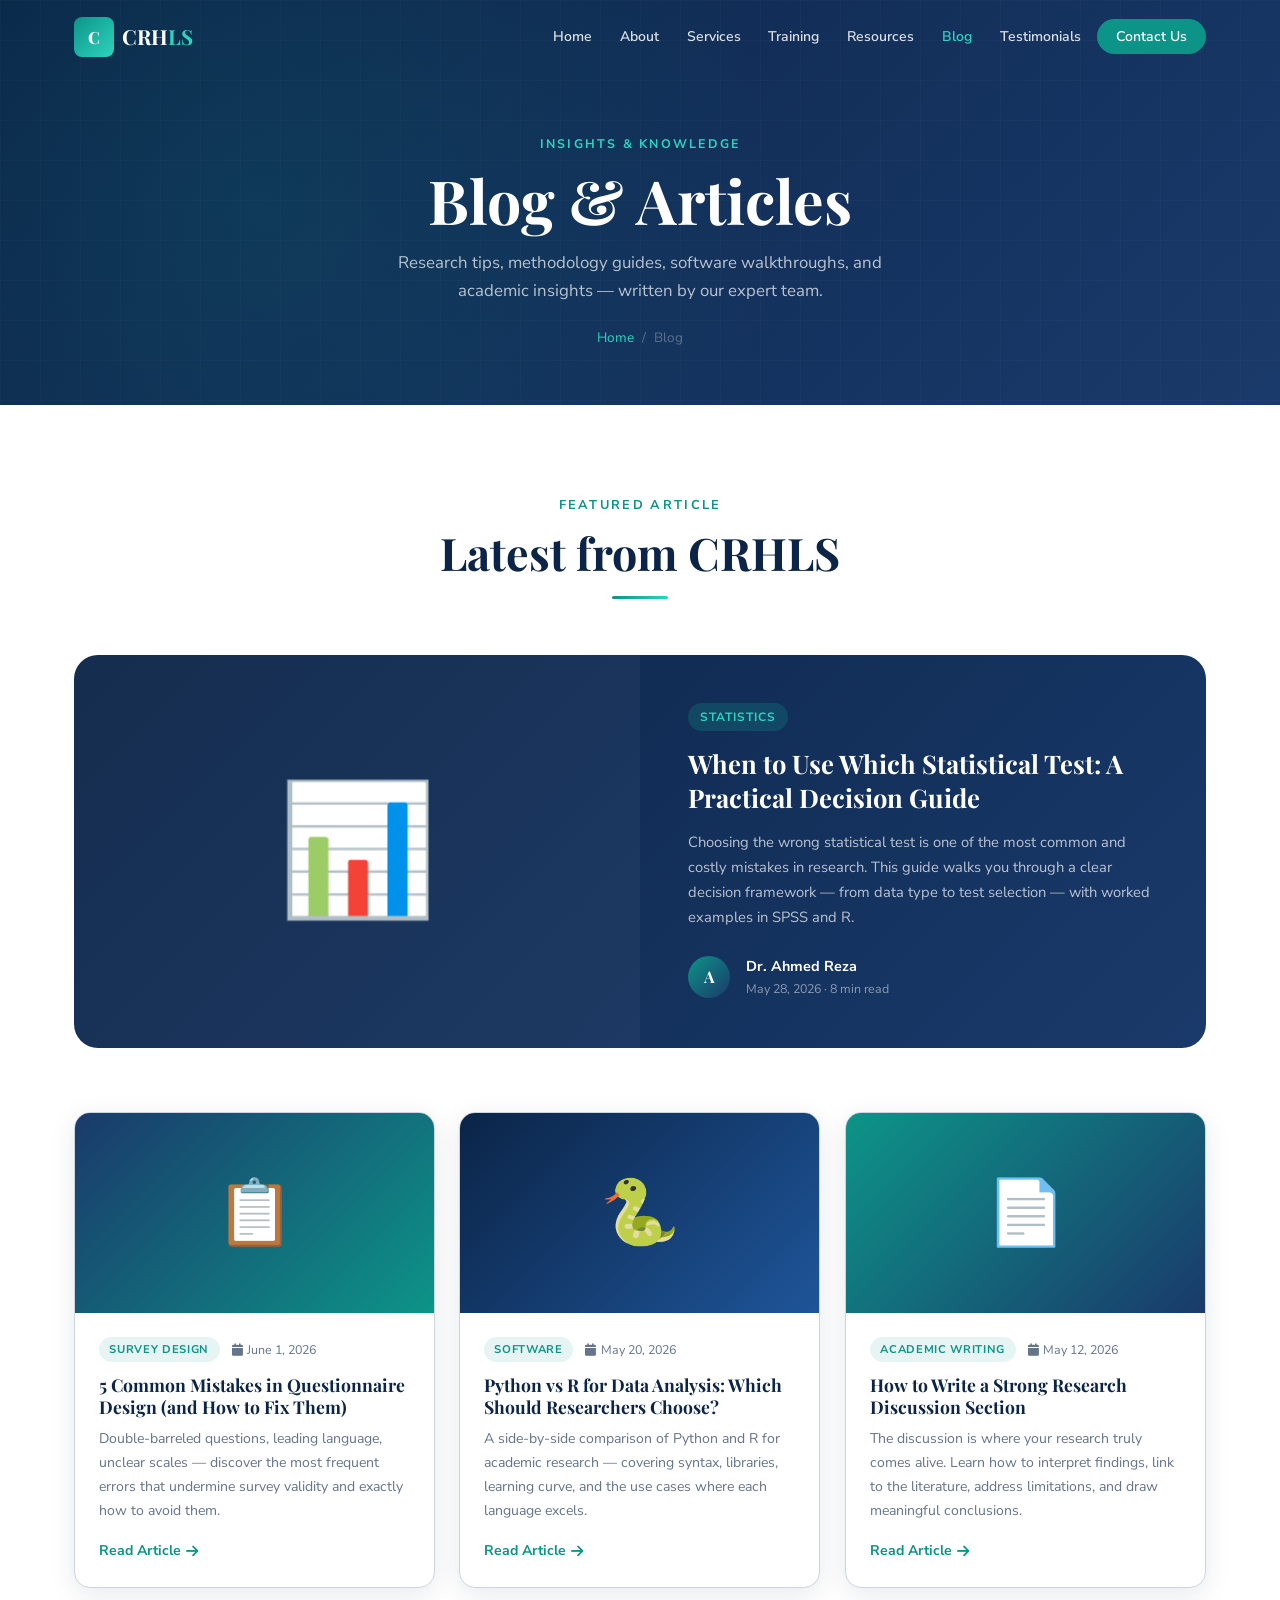
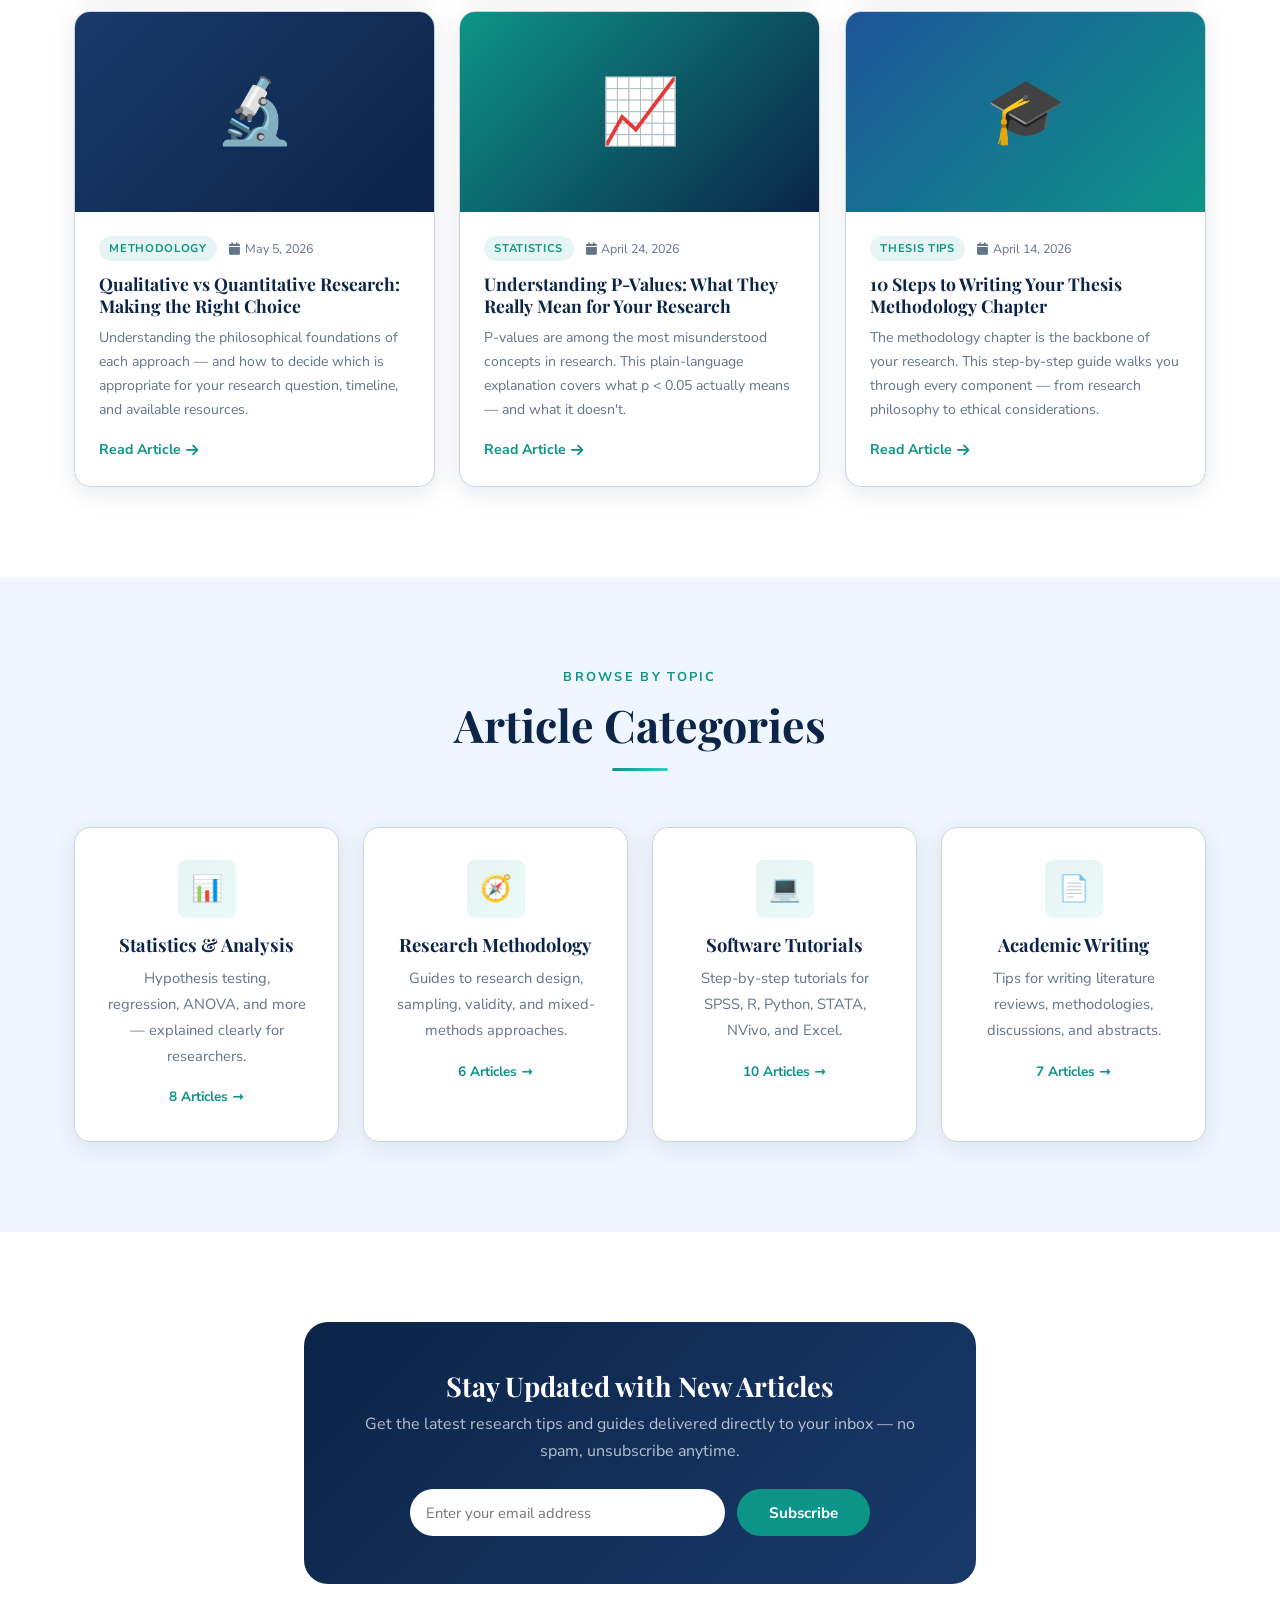
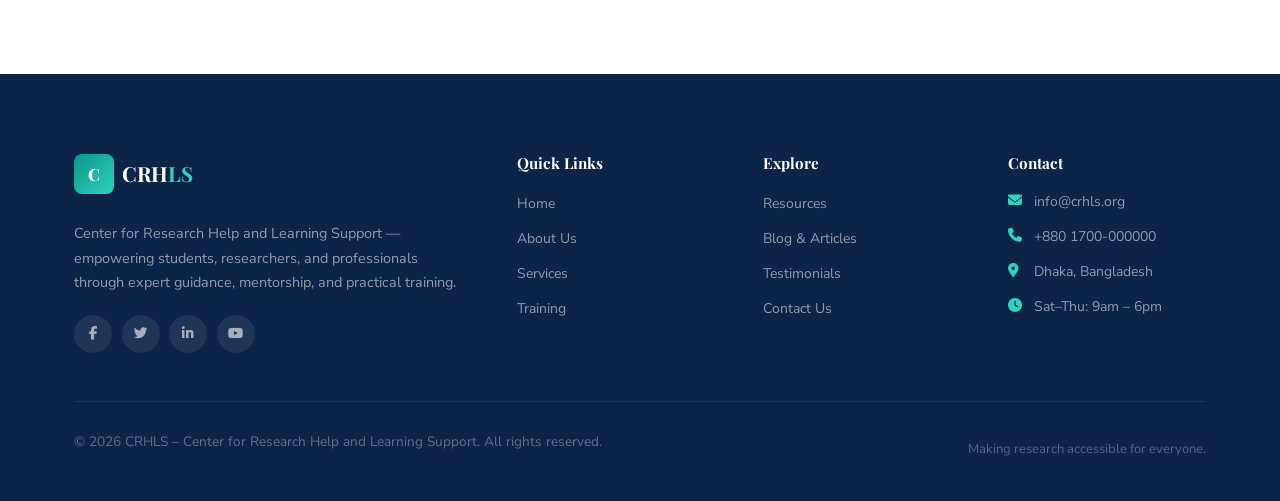
<file: blog.html>
<!DOCTYPE html>
<html lang="en">
<head>
  <meta charset="UTF-8" />
  <meta name="viewport" content="width=device-width, initial-scale=1.0" />
  <meta name="description" content="CRHLS Blog – Research tips, methodology insights, software tutorials, and academic guidance for students, researchers, and professionals." />
  <title>Blog &amp; Articles – CRHLS</title>
  <link rel="icon" type="image/svg+xml" href="favicon.svg" />
  <link rel="shortcut icon" href="favicon.svg" />
  <link rel="preconnect" href="https://fonts.googleapis.com" />
  <link rel="preconnect" href="https://fonts.gstatic.com" crossorigin />
  <link rel="stylesheet" href="https://cdnjs.cloudflare.com/ajax/libs/font-awesome/6.5.0/css/all.min.css" />
  <link rel="stylesheet" href="css/style.css" />
  <link rel="stylesheet" href="css/animations.css" />
</head>
<body>

<!-- HEADER -->
<header class="header" id="header">
  <nav class="nav container">
    <a href="index.html" class="nav__logo" aria-label="CRHLS Home">
      <div class="nav__logo-icon">C</div>
      <span class="nav__logo-text">CRH<span>LS</span></span>
    </a>
    <ul class="nav__menu" id="navMenu" role="list">
      <li><a href="index.html"        class="nav__link">Home</a></li>
      <li><a href="about.html"        class="nav__link">About</a></li>
      <li><a href="services.html"     class="nav__link">Services</a></li>
      <li><a href="training.html"     class="nav__link">Training</a></li>
      <li><a href="resources.html"    class="nav__link">Resources</a></li>
      <li><a href="blog.html"         class="nav__link">Blog</a></li>
      <li><a href="testimonials.html" class="nav__link">Testimonials</a></li>
      <li><a href="contact.html"      class="nav__link nav__link--cta">Contact Us</a></li>
    </ul>
    <button class="nav__toggle" id="navToggle" aria-label="Toggle navigation" aria-expanded="false">
      <span></span><span></span><span></span>
    </button>
  </nav>
</header>

<!-- PAGE HERO -->
<section class="page-hero">
  <div class="container">
    <div class="page-hero__inner">
      <span class="page-hero__label">Insights &amp; Knowledge</span>
      <h1 class="page-hero__title">Blog &amp; Articles</h1>
      <p class="page-hero__sub">Research tips, methodology guides, software walkthroughs, and academic insights — written by our expert team.</p>
      <nav class="breadcrumb" aria-label="Breadcrumb">
        <a href="index.html">Home</a><span>/</span><span>Blog</span>
      </nav>
    </div>
  </div>
</section>

<!-- FEATURED POST -->
<section class="section">
  <div class="container">
    <div class="section__header reveal">
      <span class="section__label">Featured Article</span>
      <h2 class="section__title">Latest from CRHLS</h2>
      <div class="divider"></div>
    </div>

    <!-- Featured Large Card -->
    <div class="reveal" style="background:linear-gradient(135deg,var(--navy),var(--blue));border-radius:var(--r-xl);overflow:hidden;margin-bottom:4rem;display:grid;grid-template-columns:1fr 1fr;min-height:340px">
      <div style="display:flex;align-items:center;justify-content:center;font-size:8rem;background:rgba(255,255,255,.04);padding:3rem">📊</div>
      <div style="padding:3rem;display:flex;flex-direction:column;justify-content:center">
        <span style="background:rgba(13,148,136,.25);color:var(--teal-light);font-size:.75rem;font-weight:700;text-transform:uppercase;letter-spacing:.08em;padding:.25rem .75rem;border-radius:var(--r-full);display:inline-block;margin-bottom:1rem;align-self:flex-start">Statistics</span>
        <h2 style="color:#fff;font-size:1.6rem;margin-bottom:1rem;line-height:1.3">When to Use Which Statistical Test: A Practical Decision Guide</h2>
        <p style="color:rgba(255,255,255,.7);font-size:.92rem;margin-bottom:1.5rem;line-height:1.7">Choosing the wrong statistical test is one of the most common and costly mistakes in research. This guide walks you through a clear decision framework — from data type to test selection — with worked examples in SPSS and R.</p>
        <div style="display:flex;align-items:center;gap:1rem">
          <div style="width:42px;height:42px;border-radius:50%;background:linear-gradient(135deg,var(--teal),var(--blue));display:flex;align-items:center;justify-content:center;color:#fff;font-weight:700;font-family:var(--font-heading)">A</div>
          <div>
            <div style="color:#fff;font-weight:700;font-size:.9rem">Dr. Ahmed Reza</div>
            <div style="color:rgba(255,255,255,.5);font-size:.78rem">May 28, 2026 · 8 min read</div>
          </div>
        </div>
      </div>
    </div>

    <!-- Blog Grid -->
    <div class="grid-auto">
      <article class="blog-card reveal d1">
        <div class="blog-card__img" style="background:linear-gradient(135deg,#1a3a6b,#0d9488)">📋</div>
        <div class="blog-card__body">
          <div class="blog-card__meta">
            <span class="blog-card__tag">Survey Design</span>
            <span class="blog-card__date"><i class="fas fa-calendar" style="margin-right:.3rem"></i>June 1, 2026</span>
          </div>
          <h3 class="blog-card__title">5 Common Mistakes in Questionnaire Design (and How to Fix Them)</h3>
          <p class="blog-card__excerpt">Double-barreled questions, leading language, unclear scales — discover the most frequent errors that undermine survey validity and exactly how to avoid them.</p>
          <a href="#" class="blog-card__link">Read Article <i class="fas fa-arrow-right"></i></a>
        </div>
      </article>

      <article class="blog-card reveal d2">
        <div class="blog-card__img" style="background:linear-gradient(135deg,#0b2447,#1e5599)">🐍</div>
        <div class="blog-card__body">
          <div class="blog-card__meta">
            <span class="blog-card__tag">Software</span>
            <span class="blog-card__date"><i class="fas fa-calendar" style="margin-right:.3rem"></i>May 20, 2026</span>
          </div>
          <h3 class="blog-card__title">Python vs R for Data Analysis: Which Should Researchers Choose?</h3>
          <p class="blog-card__excerpt">A side-by-side comparison of Python and R for academic research — covering syntax, libraries, learning curve, and the use cases where each language excels.</p>
          <a href="#" class="blog-card__link">Read Article <i class="fas fa-arrow-right"></i></a>
        </div>
      </article>

      <article class="blog-card reveal d3">
        <div class="blog-card__img" style="background:linear-gradient(135deg,#0d9488,#1a3a6b)">📄</div>
        <div class="blog-card__body">
          <div class="blog-card__meta">
            <span class="blog-card__tag">Academic Writing</span>
            <span class="blog-card__date"><i class="fas fa-calendar" style="margin-right:.3rem"></i>May 12, 2026</span>
          </div>
          <h3 class="blog-card__title">How to Write a Strong Research Discussion Section</h3>
          <p class="blog-card__excerpt">The discussion is where your research truly comes alive. Learn how to interpret findings, link to the literature, address limitations, and draw meaningful conclusions.</p>
          <a href="#" class="blog-card__link">Read Article <i class="fas fa-arrow-right"></i></a>
        </div>
      </article>

      <article class="blog-card reveal d1">
        <div class="blog-card__img" style="background:linear-gradient(135deg,#1a3a6b,#0b2447)">🔬</div>
        <div class="blog-card__body">
          <div class="blog-card__meta">
            <span class="blog-card__tag">Methodology</span>
            <span class="blog-card__date"><i class="fas fa-calendar" style="margin-right:.3rem"></i>May 5, 2026</span>
          </div>
          <h3 class="blog-card__title">Qualitative vs Quantitative Research: Making the Right Choice</h3>
          <p class="blog-card__excerpt">Understanding the philosophical foundations of each approach — and how to decide which is appropriate for your research question, timeline, and available resources.</p>
          <a href="#" class="blog-card__link">Read Article <i class="fas fa-arrow-right"></i></a>
        </div>
      </article>

      <article class="blog-card reveal d2">
        <div class="blog-card__img" style="background:linear-gradient(135deg,#0d9488,#0b2447)">📈</div>
        <div class="blog-card__body">
          <div class="blog-card__meta">
            <span class="blog-card__tag">Statistics</span>
            <span class="blog-card__date"><i class="fas fa-calendar" style="margin-right:.3rem"></i>April 24, 2026</span>
          </div>
          <h3 class="blog-card__title">Understanding P-Values: What They Really Mean for Your Research</h3>
          <p class="blog-card__excerpt">P-values are among the most misunderstood concepts in research. This plain-language explanation covers what p &lt; 0.05 actually means — and what it doesn't.</p>
          <a href="#" class="blog-card__link">Read Article <i class="fas fa-arrow-right"></i></a>
        </div>
      </article>

      <article class="blog-card reveal d3">
        <div class="blog-card__img" style="background:linear-gradient(135deg,#1e5599,#0d9488)">🎓</div>
        <div class="blog-card__body">
          <div class="blog-card__meta">
            <span class="blog-card__tag">Thesis Tips</span>
            <span class="blog-card__date"><i class="fas fa-calendar" style="margin-right:.3rem"></i>April 14, 2026</span>
          </div>
          <h3 class="blog-card__title">10 Steps to Writing Your Thesis Methodology Chapter</h3>
          <p class="blog-card__excerpt">The methodology chapter is the backbone of your research. This step-by-step guide walks you through every component — from research philosophy to ethical considerations.</p>
          <a href="#" class="blog-card__link">Read Article <i class="fas fa-arrow-right"></i></a>
        </div>
      </article>
    </div>
  </div>
</section>

<!-- CATEGORIES -->
<section class="section section--alt">
  <div class="container">
    <div class="section__header reveal">
      <span class="section__label">Browse by Topic</span>
      <h2 class="section__title">Article Categories</h2>
      <div class="divider"></div>
    </div>
    <div class="grid-auto-sm">
      <div class="card reveal d1" style="text-align:center;cursor:pointer">
        <div class="card__icon" style="margin:0 auto 1rem">📊</div>
        <h4 class="card__title">Statistics &amp; Analysis</h4>
        <p class="card__text">Hypothesis testing, regression, ANOVA, and more — explained clearly for researchers.</p>
        <span style="color:var(--teal);font-size:.85rem;font-weight:700;margin-top:.75rem;display:block">8 Articles →</span>
      </div>
      <div class="card reveal d2" style="text-align:center;cursor:pointer">
        <div class="card__icon" style="margin:0 auto 1rem">🧭</div>
        <h4 class="card__title">Research Methodology</h4>
        <p class="card__text">Guides to research design, sampling, validity, and mixed-methods approaches.</p>
        <span style="color:var(--teal);font-size:.85rem;font-weight:700;margin-top:.75rem;display:block">6 Articles →</span>
      </div>
      <div class="card reveal d3" style="text-align:center;cursor:pointer">
        <div class="card__icon" style="margin:0 auto 1rem">💻</div>
        <h4 class="card__title">Software Tutorials</h4>
        <p class="card__text">Step-by-step tutorials for SPSS, R, Python, STATA, NVivo, and Excel.</p>
        <span style="color:var(--teal);font-size:.85rem;font-weight:700;margin-top:.75rem;display:block">10 Articles →</span>
      </div>
      <div class="card reveal d4" style="text-align:center;cursor:pointer">
        <div class="card__icon" style="margin:0 auto 1rem">📄</div>
        <h4 class="card__title">Academic Writing</h4>
        <p class="card__text">Tips for writing literature reviews, methodologies, discussions, and abstracts.</p>
        <span style="color:var(--teal);font-size:.85rem;font-weight:700;margin-top:.75rem;display:block">7 Articles →</span>
      </div>
    </div>
  </div>
</section>

<!-- NEWSLETTER -->
<section class="section">
  <div class="container" style="max-width:720px">
    <div class="newsletter reveal">
      <h3>Stay Updated with New Articles</h3>
      <p>Get the latest research tips and guides delivered directly to your inbox — no spam, unsubscribe anytime.</p>
      <form class="newsletter-form" id="newsletterForm" novalidate>
        <input type="email" placeholder="Enter your email address" required aria-label="Email address" />
        <button type="submit" class="btn btn--primary">Subscribe</button>
      </form>
    </div>
  </div>
</section>

<!-- FOOTER -->
<footer class="footer">
  <div class="container">
    <div class="footer__grid">
      <div>
        <a href="index.html" class="nav__logo" style="display:inline-flex;margin-bottom:.85rem">
          <div class="nav__logo-icon">C</div>
          <span class="nav__logo-text" style="color:#fff">CRH<span>LS</span></span>
        </a>
        <p class="footer__brand-p">Center for Research Help and Learning Support — empowering students, researchers, and professionals through expert guidance, mentorship, and practical training.</p>
        <div class="footer__social">
          <a href="#" class="social-btn" aria-label="Facebook"><i class="fab fa-facebook-f"></i></a>
          <a href="#" class="social-btn" aria-label="Twitter"><i class="fab fa-twitter"></i></a>
          <a href="#" class="social-btn" aria-label="LinkedIn"><i class="fab fa-linkedin-in"></i></a>
          <a href="#" class="social-btn" aria-label="YouTube"><i class="fab fa-youtube"></i></a>
        </div>
      </div>
      <div>
        <h4 class="footer__h">Quick Links</h4>
        <ul class="footer__links">
          <li><a href="index.html"    class="footer__link">Home</a></li>
          <li><a href="about.html"    class="footer__link">About Us</a></li>
          <li><a href="services.html" class="footer__link">Services</a></li>
          <li><a href="training.html" class="footer__link">Training</a></li>
        </ul>
      </div>
      <div>
        <h4 class="footer__h">Explore</h4>
        <ul class="footer__links">
          <li><a href="resources.html"    class="footer__link">Resources</a></li>
          <li><a href="blog.html"         class="footer__link">Blog &amp; Articles</a></li>
          <li><a href="testimonials.html" class="footer__link">Testimonials</a></li>
          <li><a href="contact.html"      class="footer__link">Contact Us</a></li>
        </ul>
      </div>
      <div>
        <h4 class="footer__h">Contact</h4>
        <div class="footer__contact-row"><i class="fas fa-envelope"></i><span>info@crhls.org</span></div>
        <div class="footer__contact-row"><i class="fas fa-phone"></i><span>+880 1700-000000</span></div>
        <div class="footer__contact-row"><i class="fas fa-map-marker-alt"></i><span>Dhaka, Bangladesh</span></div>
        <div class="footer__contact-row"><i class="fas fa-clock"></i><span>Sat–Thu: 9am – 6pm</span></div>
      </div>
    </div>
    <div class="footer__bottom">
      <p class="footer__copy">&copy; 2026 CRHLS – Center for Research Help and Learning Support. All rights reserved.</p>
      <p class="footer__bottom-note">Making research accessible for everyone.</p>
    </div>
  </div>
</footer>

<button class="back-top" aria-label="Back to top"><i class="fas fa-arrow-up"></i></button>
<script src="js/main.js"></script>
</body>
</html>
</file>
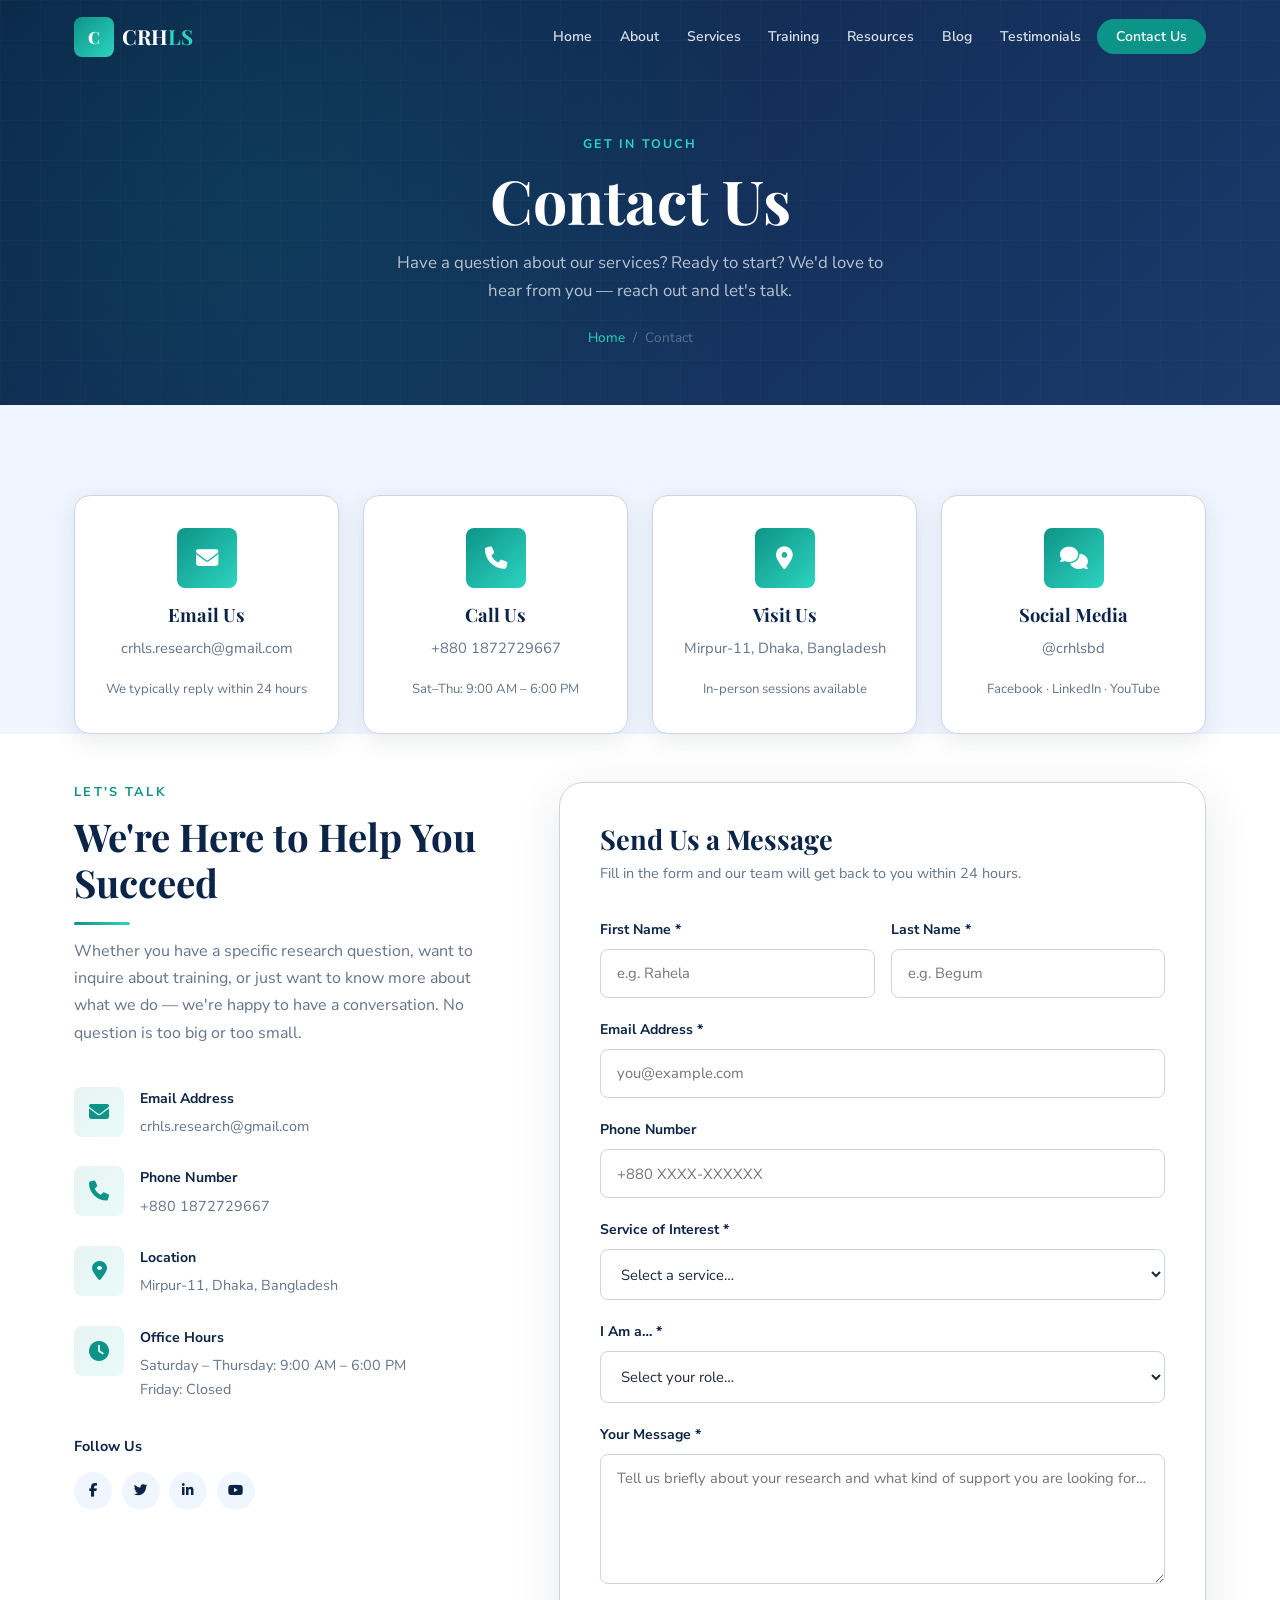
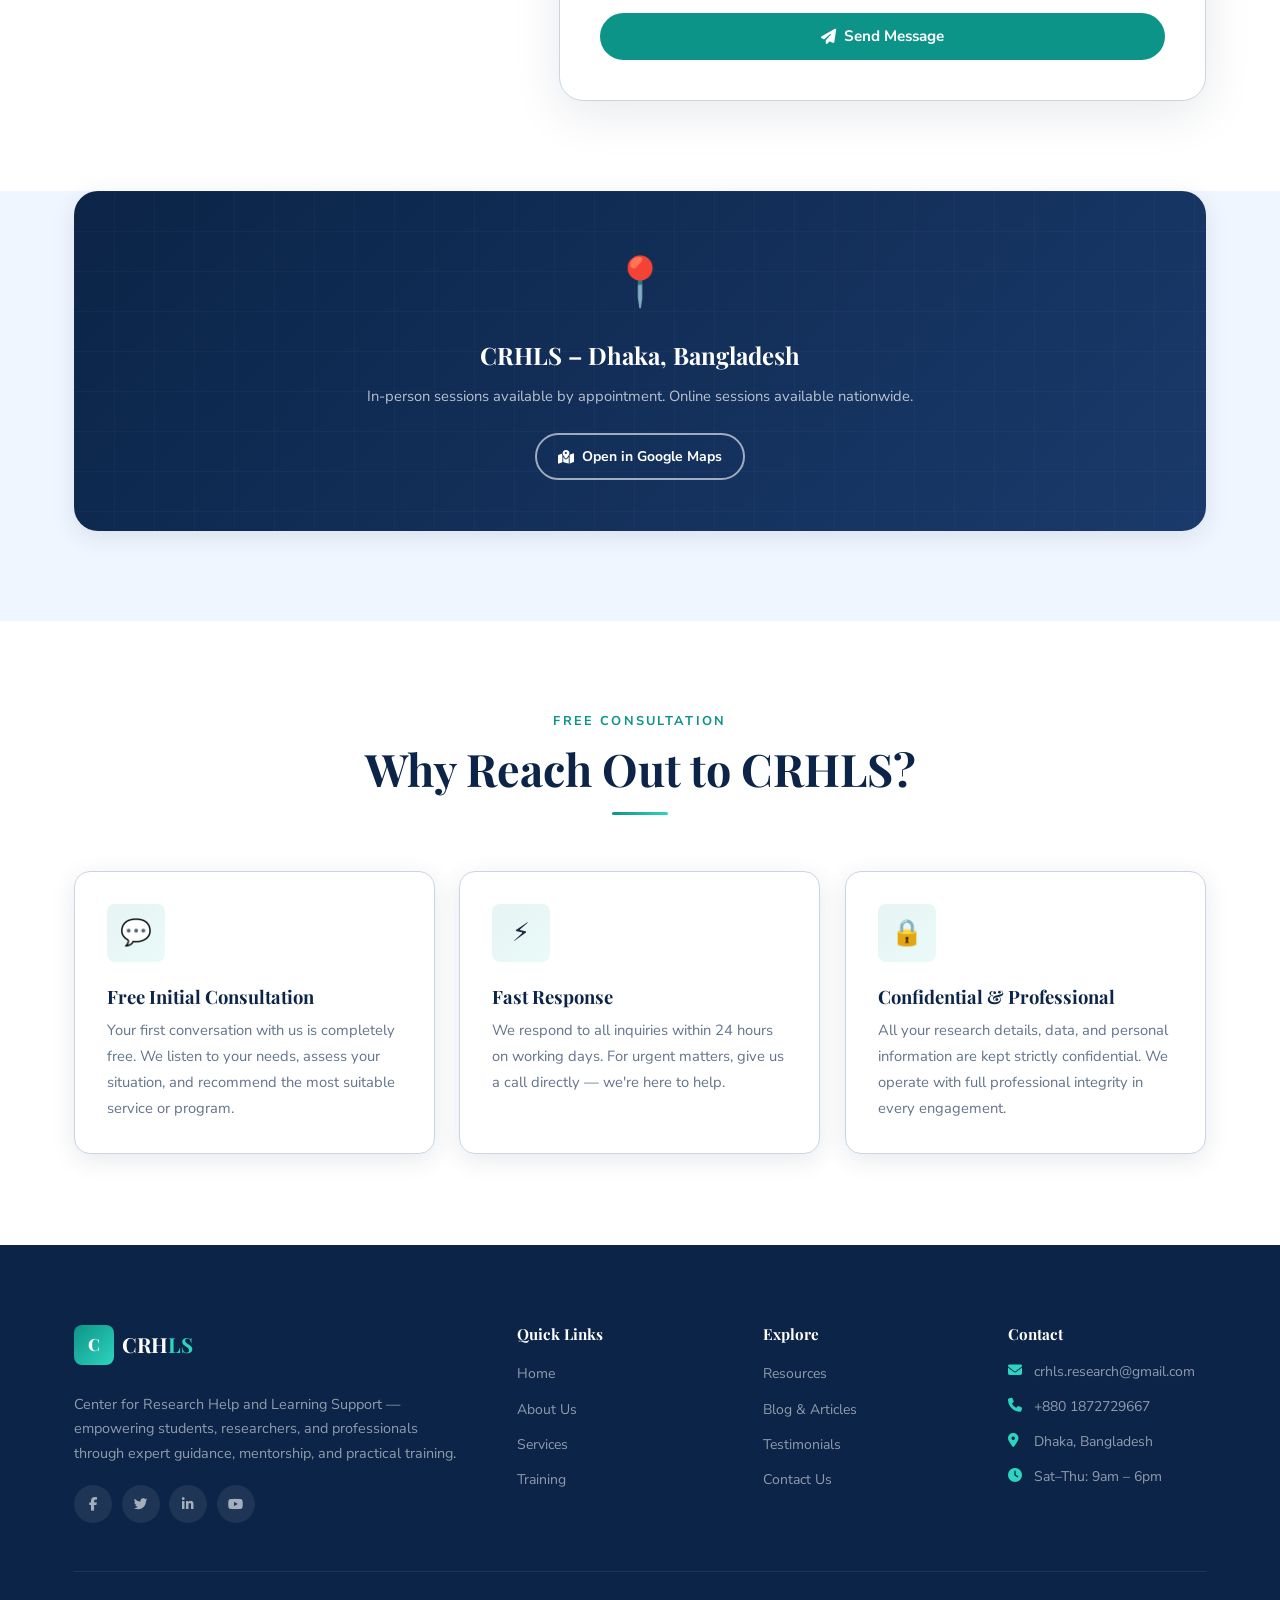
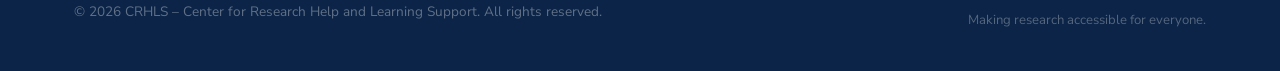
<file: contact.html>
<!DOCTYPE html>
<html lang="en">
<head>
  <meta charset="UTF-8" />
  <meta name="viewport" content="width=device-width, initial-scale=1.0" />
  <meta name="description" content="Contact CRHLS – Reach out for research support, training inquiries, or to schedule a free consultation with our expert team in Dhaka, Bangladesh." />
  <title>Contact Us – CRHLS</title>
  <link rel="icon" type="image/svg+xml" href="favicon.svg" />
  <link rel="shortcut icon" href="favicon.svg" />
  <link rel="preconnect" href="https://fonts.googleapis.com" />
  <link rel="preconnect" href="https://fonts.gstatic.com" crossorigin />
  <link rel="stylesheet" href="https://cdnjs.cloudflare.com/ajax/libs/font-awesome/6.5.0/css/all.min.css" />
  <link rel="stylesheet" href="css/style.css" />
  <link rel="stylesheet" href="css/animations.css" />
</head>
<body>

<!-- HEADER -->
<header class="header" id="header">
  <nav class="nav container">
    <a href="index.html" class="nav__logo" aria-label="CRHLS Home">
      <div class="nav__logo-icon">C</div>
      <span class="nav__logo-text">CRH<span>LS</span></span>
    </a>
    <ul class="nav__menu" id="navMenu" role="list">
      <li><a href="index.html"        class="nav__link">Home</a></li>
      <li><a href="about.html"        class="nav__link">About</a></li>
      <li><a href="services.html"     class="nav__link">Services</a></li>
      <li><a href="training.html"     class="nav__link">Training</a></li>
      <li><a href="resources.html"    class="nav__link">Resources</a></li>
      <li><a href="blog.html"         class="nav__link">Blog</a></li>
      <li><a href="testimonials.html" class="nav__link">Testimonials</a></li>
      <li><a href="contact.html"      class="nav__link nav__link--cta">Contact Us</a></li>
    </ul>
    <button class="nav__toggle" id="navToggle" aria-label="Toggle navigation" aria-expanded="false">
      <span></span><span></span><span></span>
    </button>
  </nav>
</header>

<!-- PAGE HERO -->
<section class="page-hero">
  <div class="container">
    <div class="page-hero__inner">
      <span class="page-hero__label">Get in Touch</span>
      <h1 class="page-hero__title">Contact Us</h1>
      <p class="page-hero__sub">Have a question about our services? Ready to start? We'd love to hear from you — reach out and let's talk.</p>
      <nav class="breadcrumb" aria-label="Breadcrumb">
        <a href="index.html">Home</a><span>/</span><span>Contact</span>
      </nav>
    </div>
  </div>
</section>

<!-- QUICK INFO CARDS -->
<section class="section section--alt" style="padding-bottom:0">
  <div class="container">
    <div class="grid-auto-sm" style="margin-bottom:-3rem;position:relative;z-index:10">
      <div class="card reveal d1" style="text-align:center;padding:2rem 1.5rem">
        <div style="width:60px;height:60px;background:linear-gradient(135deg,var(--teal),var(--teal-light));border-radius:var(--r-md);display:flex;align-items:center;justify-content:center;margin:0 auto 1rem;color:#fff;font-size:1.4rem">
          <i class="fas fa-envelope"></i>
        </div>
        <h4 class="card__title">Email Us</h4>
        <p class="card__text">crhls.research@gmail.com</p>
        <p class="card__text" style="font-size:.82rem">We typically reply within 24 hours</p>
      </div>
      <div class="card reveal d2" style="text-align:center;padding:2rem 1.5rem">
        <div style="width:60px;height:60px;background:linear-gradient(135deg,var(--teal),var(--teal-light));border-radius:var(--r-md);display:flex;align-items:center;justify-content:center;margin:0 auto 1rem;color:#fff;font-size:1.4rem">
          <i class="fas fa-phone"></i>
        </div>
        <h4 class="card__title">Call Us</h4>
        <p class="card__text">+880 1872729667</p>
        <p class="card__text" style="font-size:.82rem">Sat–Thu: 9:00 AM – 6:00 PM</p>
      </div>
      <div class="card reveal d3" style="text-align:center;padding:2rem 1.5rem">
        <div style="width:60px;height:60px;background:linear-gradient(135deg,var(--teal),var(--teal-light));border-radius:var(--r-md);display:flex;align-items:center;justify-content:center;margin:0 auto 1rem;color:#fff;font-size:1.4rem">
          <i class="fas fa-map-marker-alt"></i>
        </div>
        <h4 class="card__title">Visit Us</h4>
        <p class="card__text">Mirpur-11, Dhaka, Bangladesh</p>
        <p class="card__text" style="font-size:.82rem">In-person sessions available</p>
      </div>
      <div class="card reveal d4" style="text-align:center;padding:2rem 1.5rem">
        <div style="width:60px;height:60px;background:linear-gradient(135deg,var(--teal),var(--teal-light));border-radius:var(--r-md);display:flex;align-items:center;justify-content:center;margin:0 auto 1rem;color:#fff;font-size:1.4rem">
          <i class="fas fa-comments"></i>
        </div>
        <h4 class="card__title">Social Media</h4>
        <p class="card__text">@crhlsbd</p>
        <p class="card__text" style="font-size:.82rem">Facebook · LinkedIn · YouTube</p>
      </div>
    </div>
  </div>
</section>

<!-- CONTACT FORM & INFO -->
<section class="section" style="padding-top:6rem">
  <div class="container">
    <div class="contact-grid">
      <!-- LEFT: Info -->
      <div class="reveal-left">
        <span class="section__label">Let's Talk</span>
        <h2 style="font-size:clamp(1.6rem,3vw,2.4rem);margin-bottom:1rem;color:var(--navy)">We're Here to Help You Succeed</h2>
        <div class="divider divider--left"></div>
        <p style="color:var(--muted);margin-bottom:2.5rem">Whether you have a specific research question, want to inquire about training, or just want to know more about what we do — we're happy to have a conversation. No question is too big or too small.</p>

        <div class="contact-info__item">
          <div class="contact-info__icon"><i class="fas fa-envelope"></i></div>
          <div>
            <div class="contact-info__label">Email Address</div>
            <p class="contact-info__val">crhls.research@gmail.com</p>
          </div>
        </div>
        <div class="contact-info__item">
          <div class="contact-info__icon"><i class="fas fa-phone"></i></div>
          <div>
            <div class="contact-info__label">Phone Number</div>
            <p class="contact-info__val">+880 1872729667</p>
          </div>
        </div>
        <div class="contact-info__item">
          <div class="contact-info__icon"><i class="fas fa-map-marker-alt"></i></div>
          <div>
            <div class="contact-info__label">Location</div>
            <p class="contact-info__val">Mirpur-11, Dhaka, Bangladesh</p>
          </div>
        </div>
        <div class="contact-info__item">
          <div class="contact-info__icon"><i class="fas fa-clock"></i></div>
          <div>
            <div class="contact-info__label">Office Hours</div>
            <p class="contact-info__val">Saturday – Thursday: 9:00 AM – 6:00 PM<br>Friday: Closed</p>
          </div>
        </div>

        <div style="margin-top:2rem">
          <p style="font-weight:700;font-size:.9rem;color:var(--navy);margin-bottom:.85rem">Follow Us</p>
          <div style="display:flex;gap:.6rem">
            <a href="#" class="social-btn" aria-label="Facebook" style="background:var(--bg)"><i class="fab fa-facebook-f" style="color:var(--navy)"></i></a>
            <a href="#" class="social-btn" aria-label="Twitter"  style="background:var(--bg)"><i class="fab fa-twitter"    style="color:var(--navy)"></i></a>
            <a href="#" class="social-btn" aria-label="LinkedIn" style="background:var(--bg)"><i class="fab fa-linkedin-in" style="color:var(--navy)"></i></a>
            <a href="#" class="social-btn" aria-label="YouTube"  style="background:var(--bg)"><i class="fab fa-youtube"    style="color:var(--navy)"></i></a>
          </div>
        </div>
      </div>

      <!-- RIGHT: Form -->
      <div class="form-card reveal-right">
        <h3 style="margin-bottom:.35rem">Send Us a Message</h3>
        <p style="color:var(--muted);font-size:.9rem;margin-bottom:2rem">Fill in the form and our team will get back to you within 24 hours.</p>
        <form id="contactForm" novalidate>
          <div class="form__row">
            <div class="form__group">
              <label class="form__label" for="firstName">First Name *</label>
              <input type="text" id="firstName" class="form__input" placeholder="e.g. Rahela" required />
            </div>
            <div class="form__group">
              <label class="form__label" for="lastName">Last Name *</label>
              <input type="text" id="lastName" class="form__input" placeholder="e.g. Begum" required />
            </div>
          </div>
          <div class="form__group">
            <label class="form__label" for="email">Email Address *</label>
            <input type="email" id="email" class="form__input" placeholder="you@example.com" required />
          </div>
          <div class="form__group">
            <label class="form__label" for="phone">Phone Number</label>
            <input type="tel" id="phone" class="form__input" placeholder="+880 XXXX-XXXXXX" />
          </div>
          <div class="form__group">
            <label class="form__label" for="service">Service of Interest *</label>
            <select id="service" class="form__select" required>
              <option value="" disabled selected>Select a service…</option>
              <option>Research Mentorship &amp; Guidance</option>
              <option>Survey &amp; Questionnaire Design</option>
              <option>Statistics &amp; Data Analysis Training</option>
              <option>Research Software Training (SPSS/STATA/R/Python)</option>
              <option>Analysis &amp; Interpretation Support</option>
              <option>Documentation &amp; Formatting Support</option>
              <option>Other / General Inquiry</option>
            </select>
          </div>
          <div class="form__group">
            <label class="form__label" for="audience">I Am a… *</label>
            <select id="audience" class="form__select" required>
              <option value="" disabled selected>Select your role…</option>
              <option>Student (Undergraduate)</option>
              <option>Student (Postgraduate)</option>
              <option>PhD Researcher</option>
              <option>Academic / Lecturer</option>
              <option>Professional / Practitioner</option>
              <option>NGO / Development Worker</option>
              <option>Other</option>
            </select>
          </div>
          <div class="form__group">
            <label class="form__label" for="message">Your Message *</label>
            <textarea id="message" class="form__textarea" placeholder="Tell us briefly about your research and what kind of support you are looking for…" required></textarea>
          </div>
          <button type="submit" class="btn btn--primary btn--full">
            <i class="fas fa-paper-plane"></i> Send Message
          </button>
        </form>
      </div>
    </div>
  </div>
</section>

<!-- MAP PLACEHOLDER -->
<section class="section section--alt" style="padding-top:0">
  <div class="container">
    <div class="reveal" style="border-radius:var(--r-xl);overflow:hidden;box-shadow:var(--sh-md);height:340px;background:linear-gradient(135deg,var(--navy),var(--blue));display:flex;align-items:center;justify-content:center;flex-direction:column;color:#fff;text-align:center;gap:1rem;position:relative">
      <div style="position:absolute;inset:0;background-image:linear-gradient(rgba(255,255,255,.025) 1px,transparent 1px),linear-gradient(90deg,rgba(255,255,255,.025) 1px,transparent 1px);background-size:40px 40px"></div>
      <div style="position:relative;z-index:1">
        <div style="font-size:3rem;margin-bottom:.75rem">📍</div>
        <div style="font-family:var(--font-heading);font-size:1.5rem;font-weight:700;margin-bottom:.5rem">CRHLS – Dhaka, Bangladesh</div>
        <p style="color:rgba(255,255,255,.7);font-size:.92rem;margin-bottom:1.5rem">In-person sessions available by appointment. Online sessions available nationwide.</p>
        <a href="https://www.google.com/maps/@23.8195932,90.3565419,16z?entry=ttu&g_ep=EgoyMDI2MDYwMS4wIKXMDSoASAFQAw%3D%3D" target="_blank" rel="noopener noreferrer" class="btn btn--outline btn--sm">
          <i class="fas fa-map-marked-alt"></i> Open in Google Maps
        </a>
      </div>
    </div>
  </div>
</section>

<!-- WHY REACH OUT -->
<section class="section">
  <div class="container">
    <div class="section__header reveal">
      <span class="section__label">Free Consultation</span>
      <h2 class="section__title">Why Reach Out to CRHLS?</h2>
      <div class="divider"></div>
    </div>
    <div class="grid-auto">
      <div class="card reveal d1">
        <div class="card__icon">💬</div>
        <h4 class="card__title">Free Initial Consultation</h4>
        <p class="card__text">Your first conversation with us is completely free. We listen to your needs, assess your situation, and recommend the most suitable service or program.</p>
      </div>
      <div class="card reveal d2">
        <div class="card__icon">⚡</div>
        <h4 class="card__title">Fast Response</h4>
        <p class="card__text">We respond to all inquiries within 24 hours on working days. For urgent matters, give us a call directly — we're here to help.</p>
      </div>
      <div class="card reveal d3">
        <div class="card__icon">🔒</div>
        <h4 class="card__title">Confidential &amp; Professional</h4>
        <p class="card__text">All your research details, data, and personal information are kept strictly confidential. We operate with full professional integrity in every engagement.</p>
      </div>
    </div>
  </div>
</section>

<!-- FOOTER -->
<footer class="footer">
  <div class="container">
    <div class="footer__grid">
      <div>
        <a href="index.html" class="nav__logo" style="display:inline-flex;margin-bottom:.85rem">
          <div class="nav__logo-icon">C</div>
          <span class="nav__logo-text" style="color:#fff">CRH<span>LS</span></span>
        </a>
        <p class="footer__brand-p">Center for Research Help and Learning Support — empowering students, researchers, and professionals through expert guidance, mentorship, and practical training.</p>
        <div class="footer__social">
          <a href="https://www.facebook.com/CRHLS" class="social-btn" aria-label="Facebook"><i class="fab fa-facebook-f"></i></a>
          <a href="#" class="social-btn" aria-label="Twitter"><i class="fab fa-twitter"></i></a>
          <a href="https://www.linkedin.com/company/center-for-research-help-and-learning-support-crhls/?viewAsMember=true" class="social-btn" aria-label="LinkedIn"><i class="fab fa-linkedin-in"></i></a>
          <a href="#" class="social-btn" aria-label="YouTube"><i class="fab fa-youtube"></i></a>
        </div>
      </div>
      <div>
        <h4 class="footer__h">Quick Links</h4>
        <ul class="footer__links">
          <li><a href="index.html"    class="footer__link">Home</a></li>
          <li><a href="about.html"    class="footer__link">About Us</a></li>
          <li><a href="services.html" class="footer__link">Services</a></li>
          <li><a href="training.html" class="footer__link">Training</a></li>
        </ul>
      </div>
      <div>
        <h4 class="footer__h">Explore</h4>
        <ul class="footer__links">
          <li><a href="resources.html"    class="footer__link">Resources</a></li>
          <li><a href="blog.html"         class="footer__link">Blog &amp; Articles</a></li>
          <li><a href="testimonials.html" class="footer__link">Testimonials</a></li>
          <li><a href="contact.html"      class="footer__link">Contact Us</a></li>
        </ul>
      </div>
      <div>
        <h4 class="footer__h">Contact</h4>
        <div class="footer__contact-row"><i class="fas fa-envelope"></i><span>crhls.research@gmail.com</span></div>
        <div class="footer__contact-row"><i class="fas fa-phone"></i><span>+880 1872729667</span></div>
        <div class="footer__contact-row"><i class="fas fa-map-marker-alt"></i><span>Dhaka, Bangladesh</span></div>
        <div class="footer__contact-row"><i class="fas fa-clock"></i><span>Sat–Thu: 9am – 6pm</span></div>
      </div>
    </div>
    <div class="footer__bottom">
      <p class="footer__copy">&copy; 2026 CRHLS – Center for Research Help and Learning Support. All rights reserved.</p>
      <p class="footer__bottom-note">Making research accessible for everyone.</p>
    </div>
  </div>
</footer>

<button class="back-top" aria-label="Back to top"><i class="fas fa-arrow-up"></i></button>
<script src="js/main.js"></script>
</body>
</html>
</file>
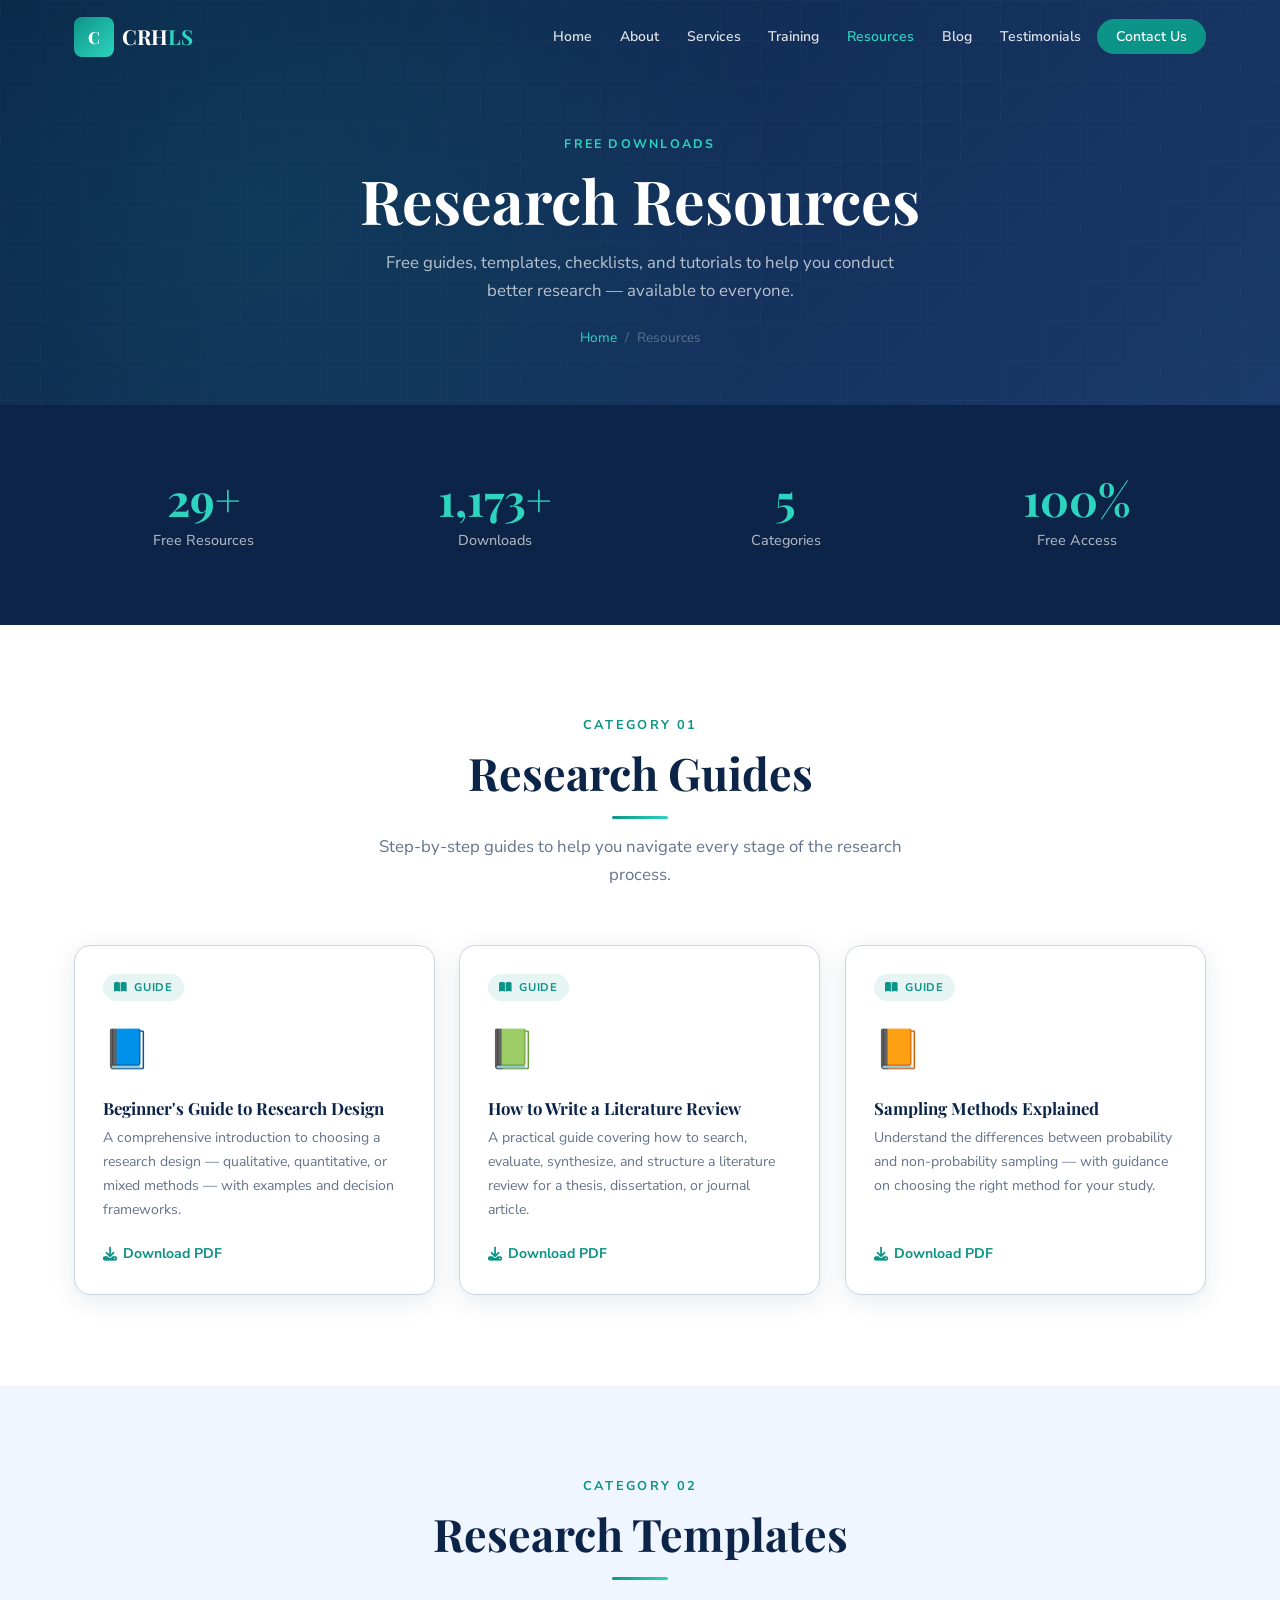
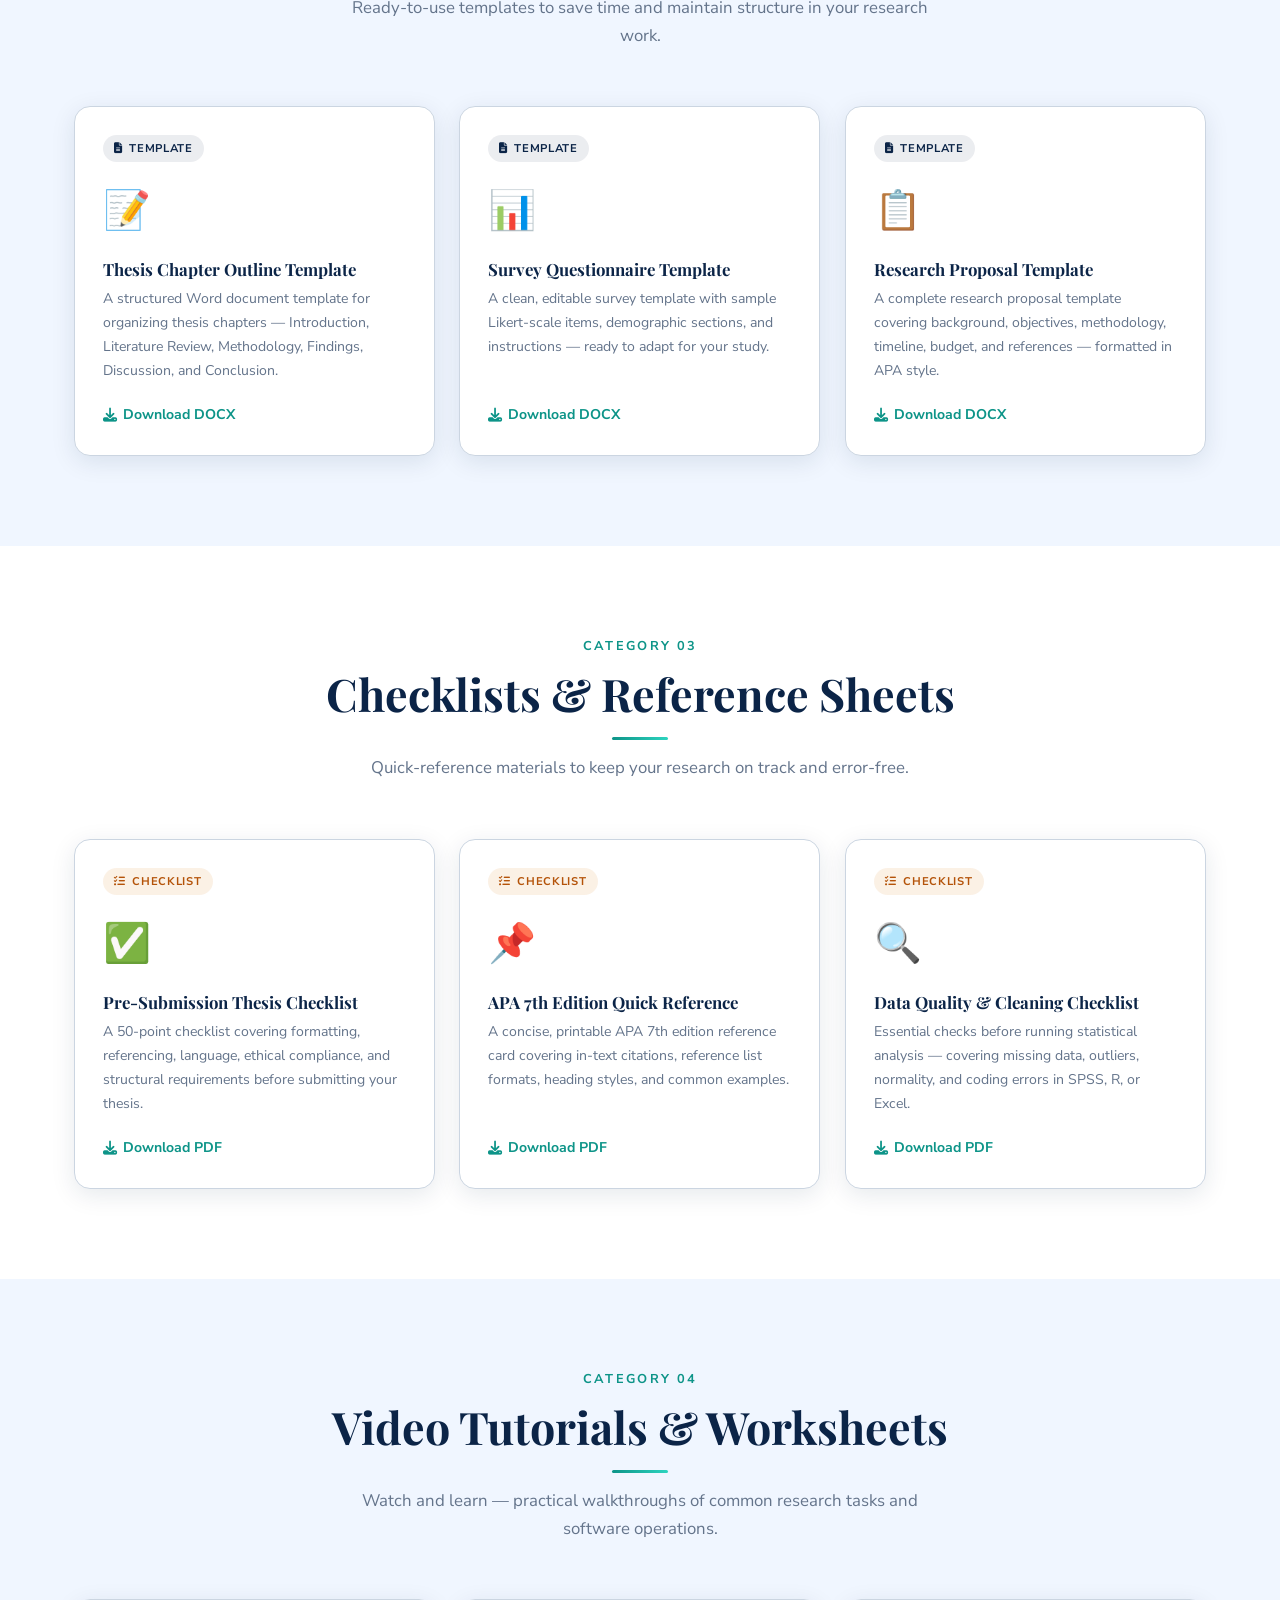
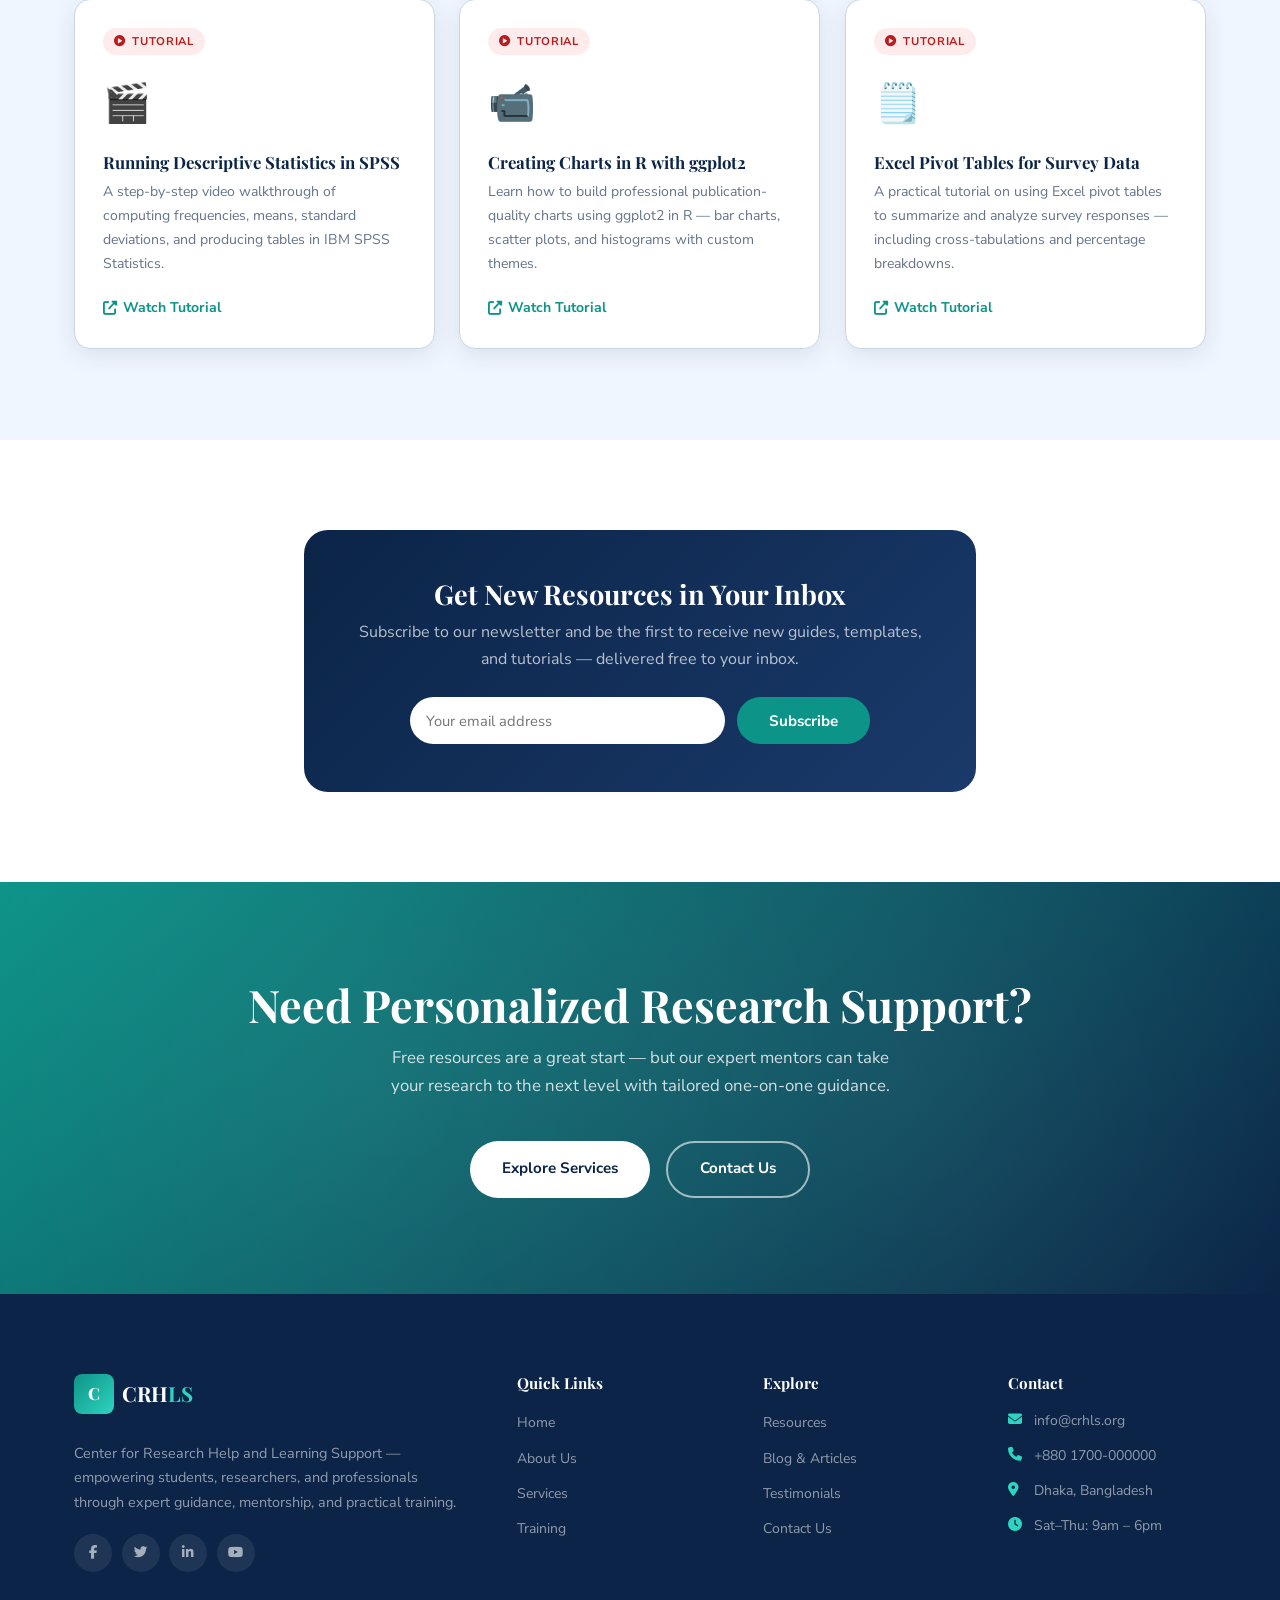
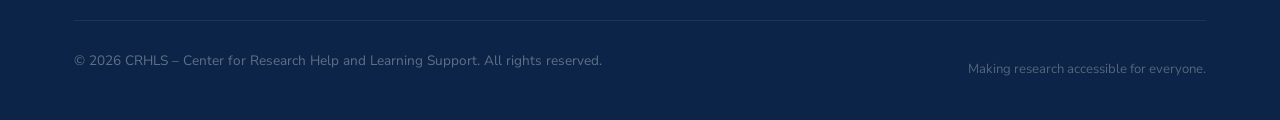
<file: resources.html>
<!DOCTYPE html>
<html lang="en">
<head>
  <meta charset="UTF-8" />
  <meta name="viewport" content="width=device-width, initial-scale=1.0" />
  <meta name="description" content="CRHLS Free Resources – Download research guides, templates, checklists, and tutorials to support your academic and professional research." />
  <title>Resources – CRHLS</title>
  <link rel="icon" type="image/svg+xml" href="favicon.svg" />
  <link rel="shortcut icon" href="favicon.svg" />
  <link rel="preconnect" href="https://fonts.googleapis.com" />
  <link rel="preconnect" href="https://fonts.gstatic.com" crossorigin />
  <link rel="stylesheet" href="https://cdnjs.cloudflare.com/ajax/libs/font-awesome/6.5.0/css/all.min.css" />
  <link rel="stylesheet" href="css/style.css" />
  <link rel="stylesheet" href="css/animations.css" />
</head>
<body>

<!-- HEADER -->
<header class="header" id="header">
  <nav class="nav container">
    <a href="index.html" class="nav__logo" aria-label="CRHLS Home">
      <div class="nav__logo-icon">C</div>
      <span class="nav__logo-text">CRH<span>LS</span></span>
    </a>
    <ul class="nav__menu" id="navMenu" role="list">
      <li><a href="index.html"        class="nav__link">Home</a></li>
      <li><a href="about.html"        class="nav__link">About</a></li>
      <li><a href="services.html"     class="nav__link">Services</a></li>
      <li><a href="training.html"     class="nav__link">Training</a></li>
      <li><a href="resources.html"    class="nav__link">Resources</a></li>
      <li><a href="blog.html"         class="nav__link">Blog</a></li>
      <li><a href="testimonials.html" class="nav__link">Testimonials</a></li>
      <li><a href="contact.html"      class="nav__link nav__link--cta">Contact Us</a></li>
    </ul>
    <button class="nav__toggle" id="navToggle" aria-label="Toggle navigation" aria-expanded="false">
      <span></span><span></span><span></span>
    </button>
  </nav>
</header>

<!-- PAGE HERO -->
<section class="page-hero">
  <div class="container">
    <div class="page-hero__inner">
      <span class="page-hero__label">Free Downloads</span>
      <h1 class="page-hero__title">Research Resources</h1>
      <p class="page-hero__sub">Free guides, templates, checklists, and tutorials to help you conduct better research — available to everyone.</p>
      <nav class="breadcrumb" aria-label="Breadcrumb">
        <a href="index.html">Home</a><span>/</span><span>Resources</span>
      </nav>
    </div>
  </div>
</section>

<!-- INTRO STATS -->
<section class="stats-bar">
  <div class="container">
    <div class="stats-bar__grid">
      <div class="reveal d1" style="text-align:center">
        <div class="stat__num" data-target="30" data-suffix="+">30+</div>
        <div class="stat__lbl">Free Resources</div>
      </div>
      <div class="reveal d2" style="text-align:center">
        <div class="stat__num" data-target="1200" data-suffix="+">1200+</div>
        <div class="stat__lbl">Downloads</div>
      </div>
      <div class="reveal d3" style="text-align:center">
        <div class="stat__num" data-target="6">6</div>
        <div class="stat__lbl">Categories</div>
      </div>
      <div class="reveal d4" style="text-align:center">
        <div class="stat__num">100%</div>
        <div class="stat__lbl">Free Access</div>
      </div>
    </div>
  </div>
</section>

<!-- GUIDES -->
<section class="section">
  <div class="container">
    <div class="section__header reveal">
      <span class="section__label">Category 01</span>
      <h2 class="section__title">Research Guides</h2>
      <div class="divider"></div>
      <p class="section__desc">Step-by-step guides to help you navigate every stage of the research process.</p>
    </div>
    <div class="grid-auto">
      <div class="resource-card reveal d1">
        <span class="resource-card__type"><i class="fas fa-book-open"></i> Guide</span>
        <div class="resource-card__icon">📘</div>
        <h4 class="resource-card__title">Beginner's Guide to Research Design</h4>
        <p class="resource-card__desc">A comprehensive introduction to choosing a research design — qualitative, quantitative, or mixed methods — with examples and decision frameworks.</p>
        <a href="#" class="resource-card__dl"><i class="fas fa-download"></i> Download PDF</a>
      </div>
      <div class="resource-card reveal d2">
        <span class="resource-card__type"><i class="fas fa-book-open"></i> Guide</span>
        <div class="resource-card__icon">📗</div>
        <h4 class="resource-card__title">How to Write a Literature Review</h4>
        <p class="resource-card__desc">A practical guide covering how to search, evaluate, synthesize, and structure a literature review for a thesis, dissertation, or journal article.</p>
        <a href="#" class="resource-card__dl"><i class="fas fa-download"></i> Download PDF</a>
      </div>
      <div class="resource-card reveal d3">
        <span class="resource-card__type"><i class="fas fa-book-open"></i> Guide</span>
        <div class="resource-card__icon">📙</div>
        <h4 class="resource-card__title">Sampling Methods Explained</h4>
        <p class="resource-card__desc">Understand the differences between probability and non-probability sampling — with guidance on choosing the right method for your study.</p>
        <a href="#" class="resource-card__dl"><i class="fas fa-download"></i> Download PDF</a>
      </div>
    </div>
  </div>
</section>

<!-- TEMPLATES -->
<section class="section section--alt">
  <div class="container">
    <div class="section__header reveal">
      <span class="section__label">Category 02</span>
      <h2 class="section__title">Research Templates</h2>
      <div class="divider"></div>
      <p class="section__desc">Ready-to-use templates to save time and maintain structure in your research work.</p>
    </div>
    <div class="grid-auto">
      <div class="resource-card reveal d1">
        <span class="resource-card__type" style="background:rgba(11,36,71,.08);color:var(--navy)"><i class="fas fa-file-alt"></i> Template</span>
        <div class="resource-card__icon">📝</div>
        <h4 class="resource-card__title">Thesis Chapter Outline Template</h4>
        <p class="resource-card__desc">A structured Word document template for organizing thesis chapters — Introduction, Literature Review, Methodology, Findings, Discussion, and Conclusion.</p>
        <a href="#" class="resource-card__dl"><i class="fas fa-download"></i> Download DOCX</a>
      </div>
      <div class="resource-card reveal d2">
        <span class="resource-card__type" style="background:rgba(11,36,71,.08);color:var(--navy)"><i class="fas fa-file-alt"></i> Template</span>
        <div class="resource-card__icon">📊</div>
        <h4 class="resource-card__title">Survey Questionnaire Template</h4>
        <p class="resource-card__desc">A clean, editable survey template with sample Likert-scale items, demographic sections, and instructions — ready to adapt for your study.</p>
        <a href="#" class="resource-card__dl"><i class="fas fa-download"></i> Download DOCX</a>
      </div>
      <div class="resource-card reveal d3">
        <span class="resource-card__type" style="background:rgba(11,36,71,.08);color:var(--navy)"><i class="fas fa-file-alt"></i> Template</span>
        <div class="resource-card__icon">📋</div>
        <h4 class="resource-card__title">Research Proposal Template</h4>
        <p class="resource-card__desc">A complete research proposal template covering background, objectives, methodology, timeline, budget, and references — formatted in APA style.</p>
        <a href="#" class="resource-card__dl"><i class="fas fa-download"></i> Download DOCX</a>
      </div>
    </div>
  </div>
</section>

<!-- CHECKLISTS -->
<section class="section">
  <div class="container">
    <div class="section__header reveal">
      <span class="section__label">Category 03</span>
      <h2 class="section__title">Checklists &amp; Reference Sheets</h2>
      <div class="divider"></div>
      <p class="section__desc">Quick-reference materials to keep your research on track and error-free.</p>
    </div>
    <div class="grid-auto">
      <div class="resource-card reveal d1">
        <span class="resource-card__type" style="background:rgba(217,119,6,.1);color:#b45309"><i class="fas fa-list-check"></i> Checklist</span>
        <div class="resource-card__icon">✅</div>
        <h4 class="resource-card__title">Pre-Submission Thesis Checklist</h4>
        <p class="resource-card__desc">A 50-point checklist covering formatting, referencing, language, ethical compliance, and structural requirements before submitting your thesis.</p>
        <a href="#" class="resource-card__dl"><i class="fas fa-download"></i> Download PDF</a>
      </div>
      <div class="resource-card reveal d2">
        <span class="resource-card__type" style="background:rgba(217,119,6,.1);color:#b45309"><i class="fas fa-list-check"></i> Checklist</span>
        <div class="resource-card__icon">📌</div>
        <h4 class="resource-card__title">APA 7th Edition Quick Reference</h4>
        <p class="resource-card__desc">A concise, printable APA 7th edition reference card covering in-text citations, reference list formats, heading styles, and common examples.</p>
        <a href="#" class="resource-card__dl"><i class="fas fa-download"></i> Download PDF</a>
      </div>
      <div class="resource-card reveal d3">
        <span class="resource-card__type" style="background:rgba(217,119,6,.1);color:#b45309"><i class="fas fa-list-check"></i> Checklist</span>
        <div class="resource-card__icon">🔍</div>
        <h4 class="resource-card__title">Data Quality &amp; Cleaning Checklist</h4>
        <p class="resource-card__desc">Essential checks before running statistical analysis — covering missing data, outliers, normality, and coding errors in SPSS, R, or Excel.</p>
        <a href="#" class="resource-card__dl"><i class="fas fa-download"></i> Download PDF</a>
      </div>
    </div>
  </div>
</section>

<!-- TUTORIALS -->
<section class="section section--alt">
  <div class="container">
    <div class="section__header reveal">
      <span class="section__label">Category 04</span>
      <h2 class="section__title">Video Tutorials &amp; Worksheets</h2>
      <div class="divider"></div>
      <p class="section__desc">Watch and learn — practical walkthroughs of common research tasks and software operations.</p>
    </div>
    <div class="grid-auto">
      <div class="resource-card reveal d1">
        <span class="resource-card__type" style="background:rgba(239,68,68,.1);color:#b91c1c"><i class="fas fa-play-circle"></i> Tutorial</span>
        <div class="resource-card__icon">🎬</div>
        <h4 class="resource-card__title">Running Descriptive Statistics in SPSS</h4>
        <p class="resource-card__desc">A step-by-step video walkthrough of computing frequencies, means, standard deviations, and producing tables in IBM SPSS Statistics.</p>
        <a href="#" class="resource-card__dl"><i class="fas fa-external-link-alt"></i> Watch Tutorial</a>
      </div>
      <div class="resource-card reveal d2">
        <span class="resource-card__type" style="background:rgba(239,68,68,.1);color:#b91c1c"><i class="fas fa-play-circle"></i> Tutorial</span>
        <div class="resource-card__icon">📹</div>
        <h4 class="resource-card__title">Creating Charts in R with ggplot2</h4>
        <p class="resource-card__desc">Learn how to build professional publication-quality charts using ggplot2 in R — bar charts, scatter plots, and histograms with custom themes.</p>
        <a href="#" class="resource-card__dl"><i class="fas fa-external-link-alt"></i> Watch Tutorial</a>
      </div>
      <div class="resource-card reveal d3">
        <span class="resource-card__type" style="background:rgba(239,68,68,.1);color:#b91c1c"><i class="fas fa-play-circle"></i> Tutorial</span>
        <div class="resource-card__icon">🗒️</div>
        <h4 class="resource-card__title">Excel Pivot Tables for Survey Data</h4>
        <p class="resource-card__desc">A practical tutorial on using Excel pivot tables to summarize and analyze survey responses — including cross-tabulations and percentage breakdowns.</p>
        <a href="#" class="resource-card__dl"><i class="fas fa-external-link-alt"></i> Watch Tutorial</a>
      </div>
    </div>
  </div>
</section>

<!-- NEWSLETTER -->
<section class="section">
  <div class="container" style="max-width:720px">
    <div class="newsletter reveal">
      <h3>Get New Resources in Your Inbox</h3>
      <p>Subscribe to our newsletter and be the first to receive new guides, templates, and tutorials — delivered free to your inbox.</p>
      <form class="newsletter-form" id="newsletterForm" novalidate>
        <input type="email" placeholder="Your email address" required aria-label="Email address" />
        <button type="submit" class="btn btn--primary">Subscribe</button>
      </form>
    </div>
  </div>
</section>

<!-- CTA -->
<section class="cta-section">
  <div class="container">
    <div class="cta-section__inner reveal">
      <h2 class="cta-section__title">Need Personalized Research Support?</h2>
      <p class="cta-section__text">Free resources are a great start — but our expert mentors can take your research to the next level with tailored one-on-one guidance.</p>
      <div class="cta-section__btns">
        <a href="services.html" class="btn btn--secondary">Explore Services</a>
        <a href="contact.html"  class="btn btn--outline">Contact Us</a>
      </div>
    </div>
  </div>
</section>

<!-- FOOTER -->
<footer class="footer">
  <div class="container">
    <div class="footer__grid">
      <div>
        <a href="index.html" class="nav__logo" style="display:inline-flex;margin-bottom:.85rem">
          <div class="nav__logo-icon">C</div>
          <span class="nav__logo-text" style="color:#fff">CRH<span>LS</span></span>
        </a>
        <p class="footer__brand-p">Center for Research Help and Learning Support — empowering students, researchers, and professionals through expert guidance, mentorship, and practical training.</p>
        <div class="footer__social">
          <a href="#" class="social-btn" aria-label="Facebook"><i class="fab fa-facebook-f"></i></a>
          <a href="#" class="social-btn" aria-label="Twitter"><i class="fab fa-twitter"></i></a>
          <a href="#" class="social-btn" aria-label="LinkedIn"><i class="fab fa-linkedin-in"></i></a>
          <a href="#" class="social-btn" aria-label="YouTube"><i class="fab fa-youtube"></i></a>
        </div>
      </div>
      <div>
        <h4 class="footer__h">Quick Links</h4>
        <ul class="footer__links">
          <li><a href="index.html"    class="footer__link">Home</a></li>
          <li><a href="about.html"    class="footer__link">About Us</a></li>
          <li><a href="services.html" class="footer__link">Services</a></li>
          <li><a href="training.html" class="footer__link">Training</a></li>
        </ul>
      </div>
      <div>
        <h4 class="footer__h">Explore</h4>
        <ul class="footer__links">
          <li><a href="resources.html"    class="footer__link">Resources</a></li>
          <li><a href="blog.html"         class="footer__link">Blog &amp; Articles</a></li>
          <li><a href="testimonials.html" class="footer__link">Testimonials</a></li>
          <li><a href="contact.html"      class="footer__link">Contact Us</a></li>
        </ul>
      </div>
      <div>
        <h4 class="footer__h">Contact</h4>
        <div class="footer__contact-row"><i class="fas fa-envelope"></i><span>info@crhls.org</span></div>
        <div class="footer__contact-row"><i class="fas fa-phone"></i><span>+880 1700-000000</span></div>
        <div class="footer__contact-row"><i class="fas fa-map-marker-alt"></i><span>Dhaka, Bangladesh</span></div>
        <div class="footer__contact-row"><i class="fas fa-clock"></i><span>Sat–Thu: 9am – 6pm</span></div>
      </div>
    </div>
    <div class="footer__bottom">
      <p class="footer__copy">&copy; 2026 CRHLS – Center for Research Help and Learning Support. All rights reserved.</p>
      <p class="footer__bottom-note">Making research accessible for everyone.</p>
    </div>
  </div>
</footer>

<button class="back-top" aria-label="Back to top"><i class="fas fa-arrow-up"></i></button>
<script src="js/main.js"></script>
</body>
</html>
</file>
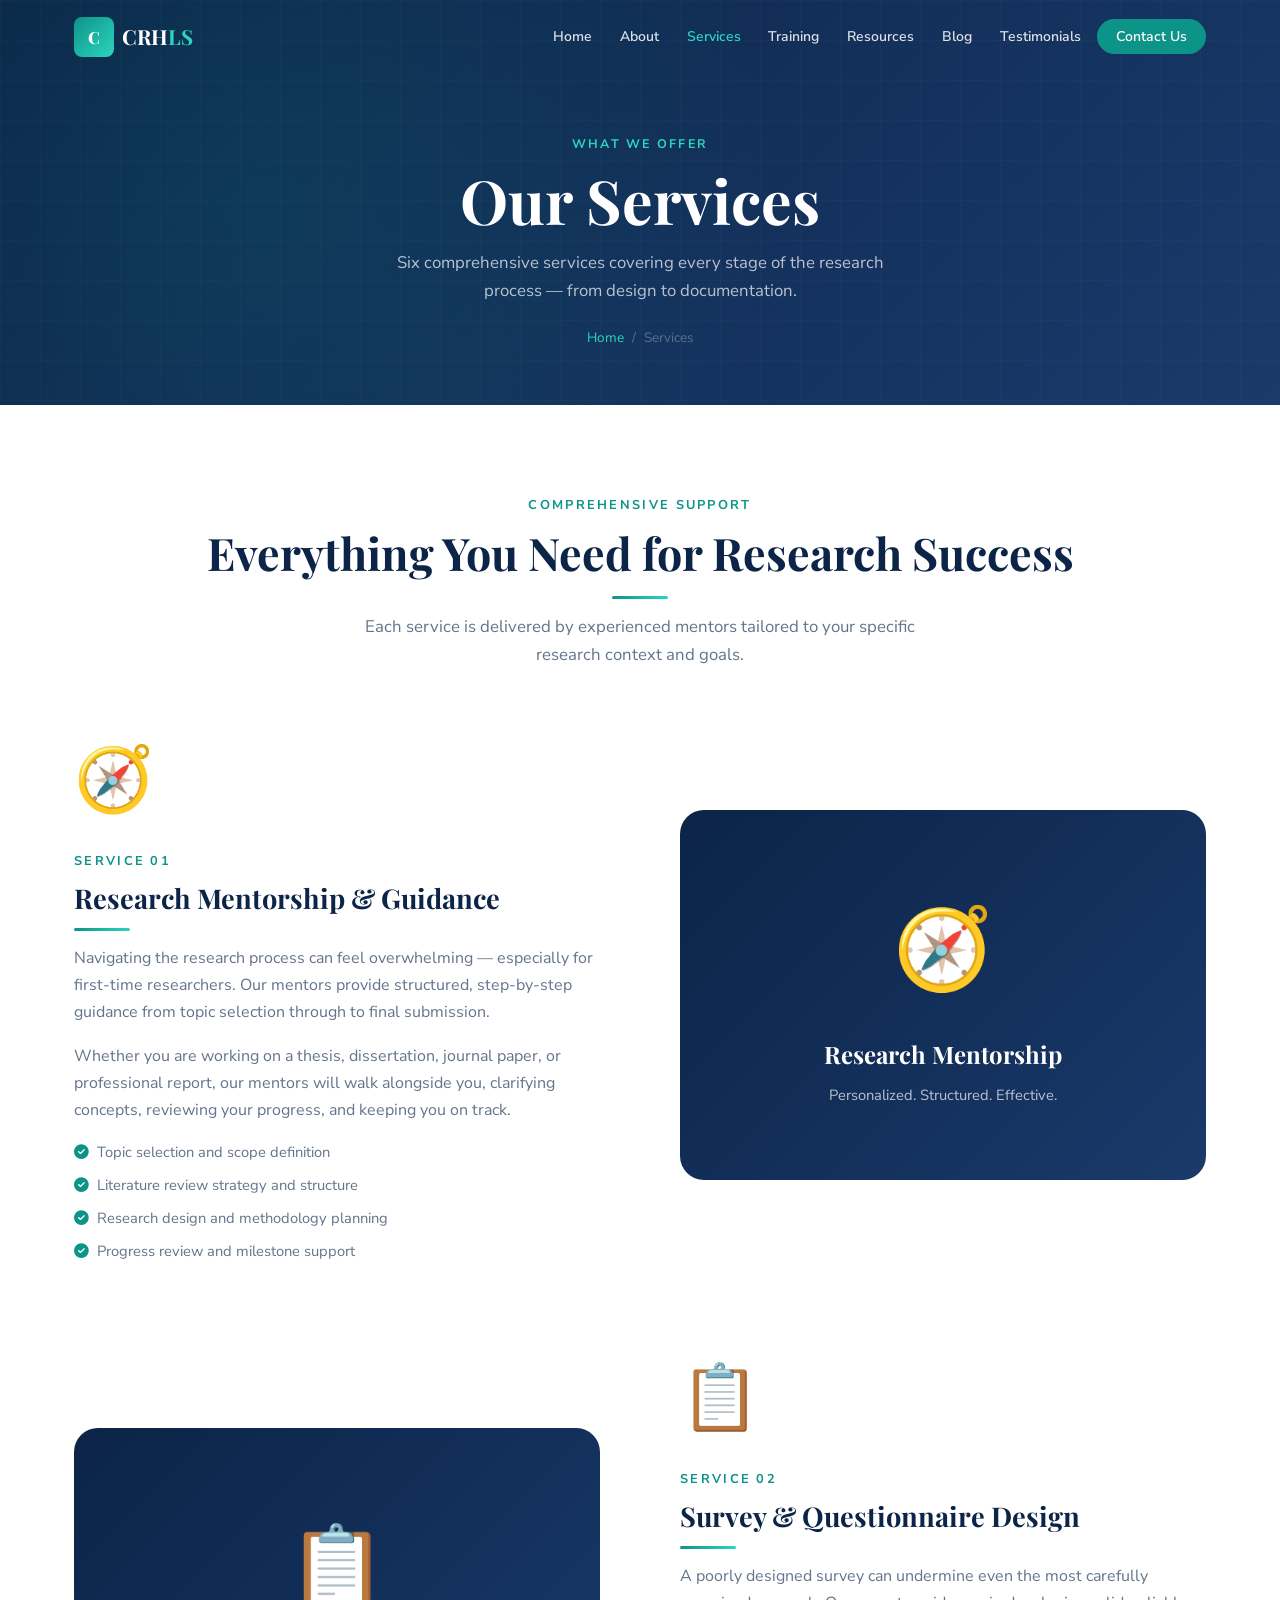
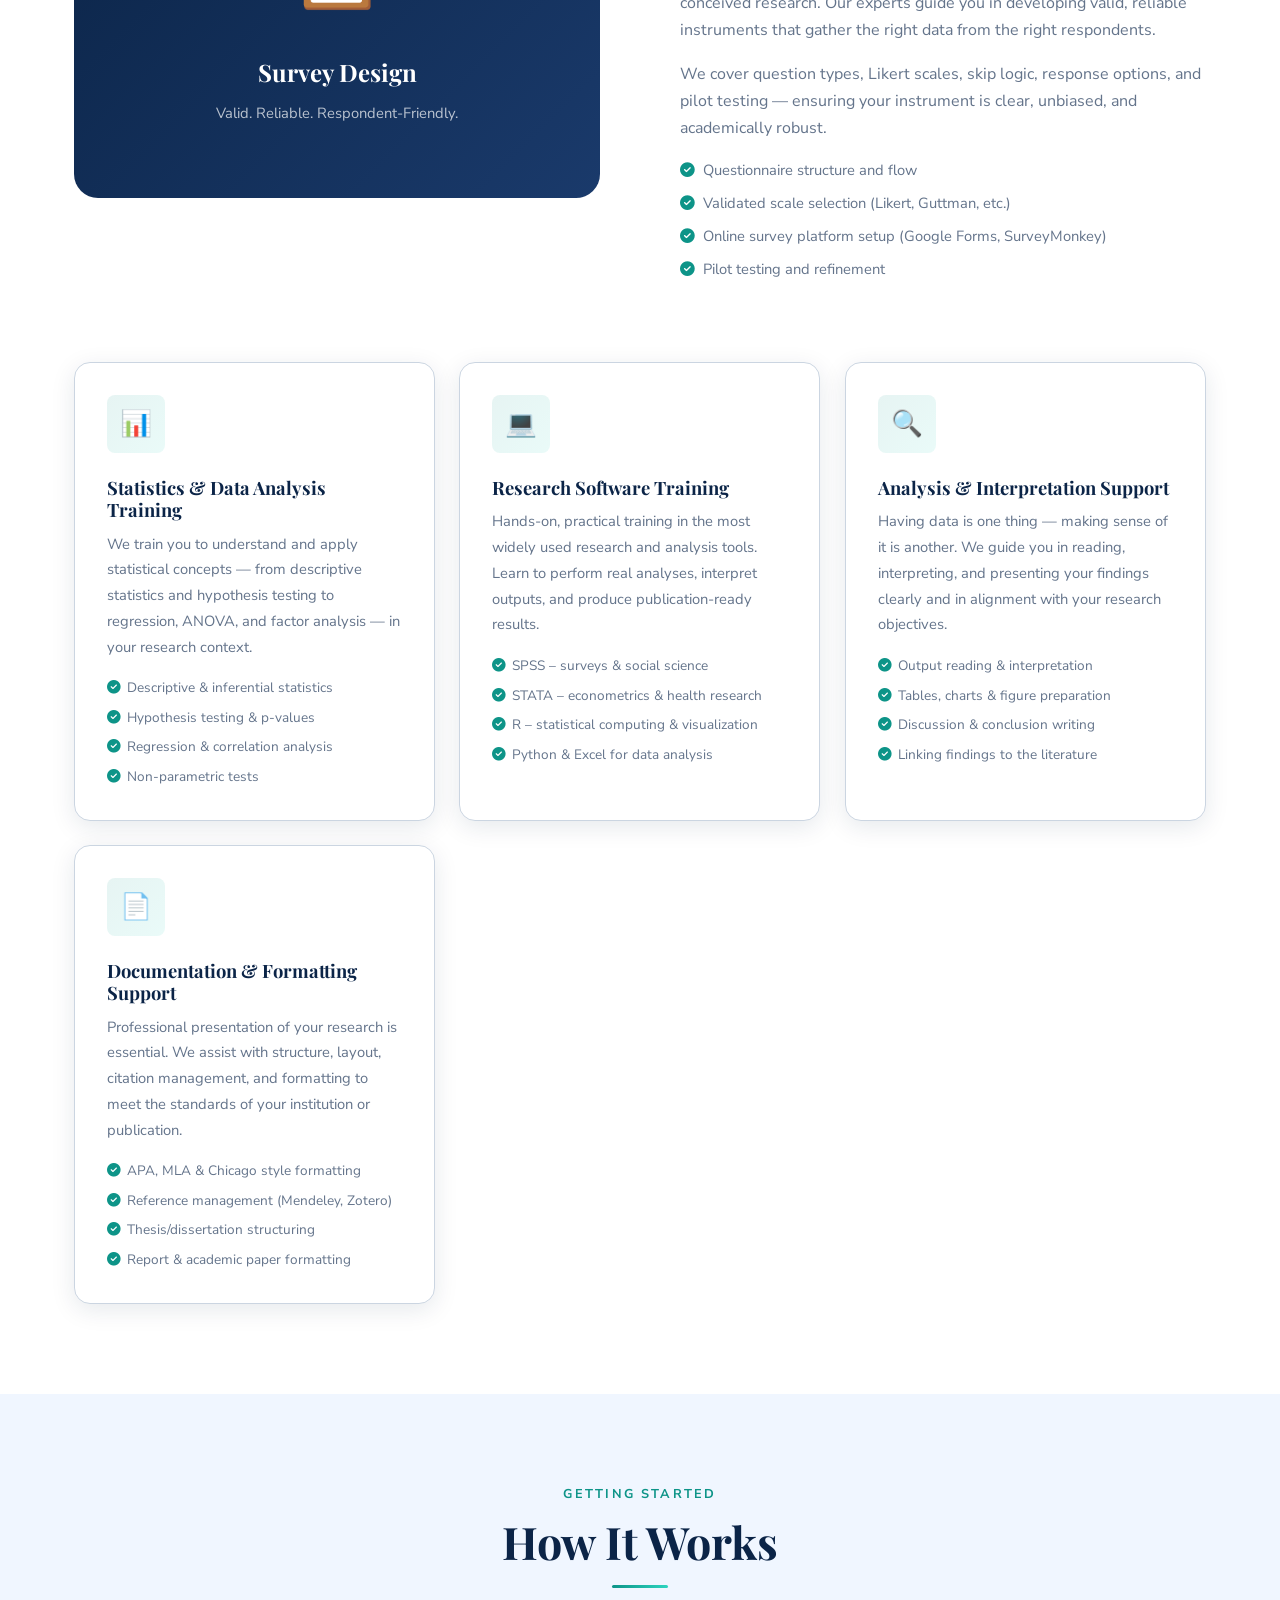
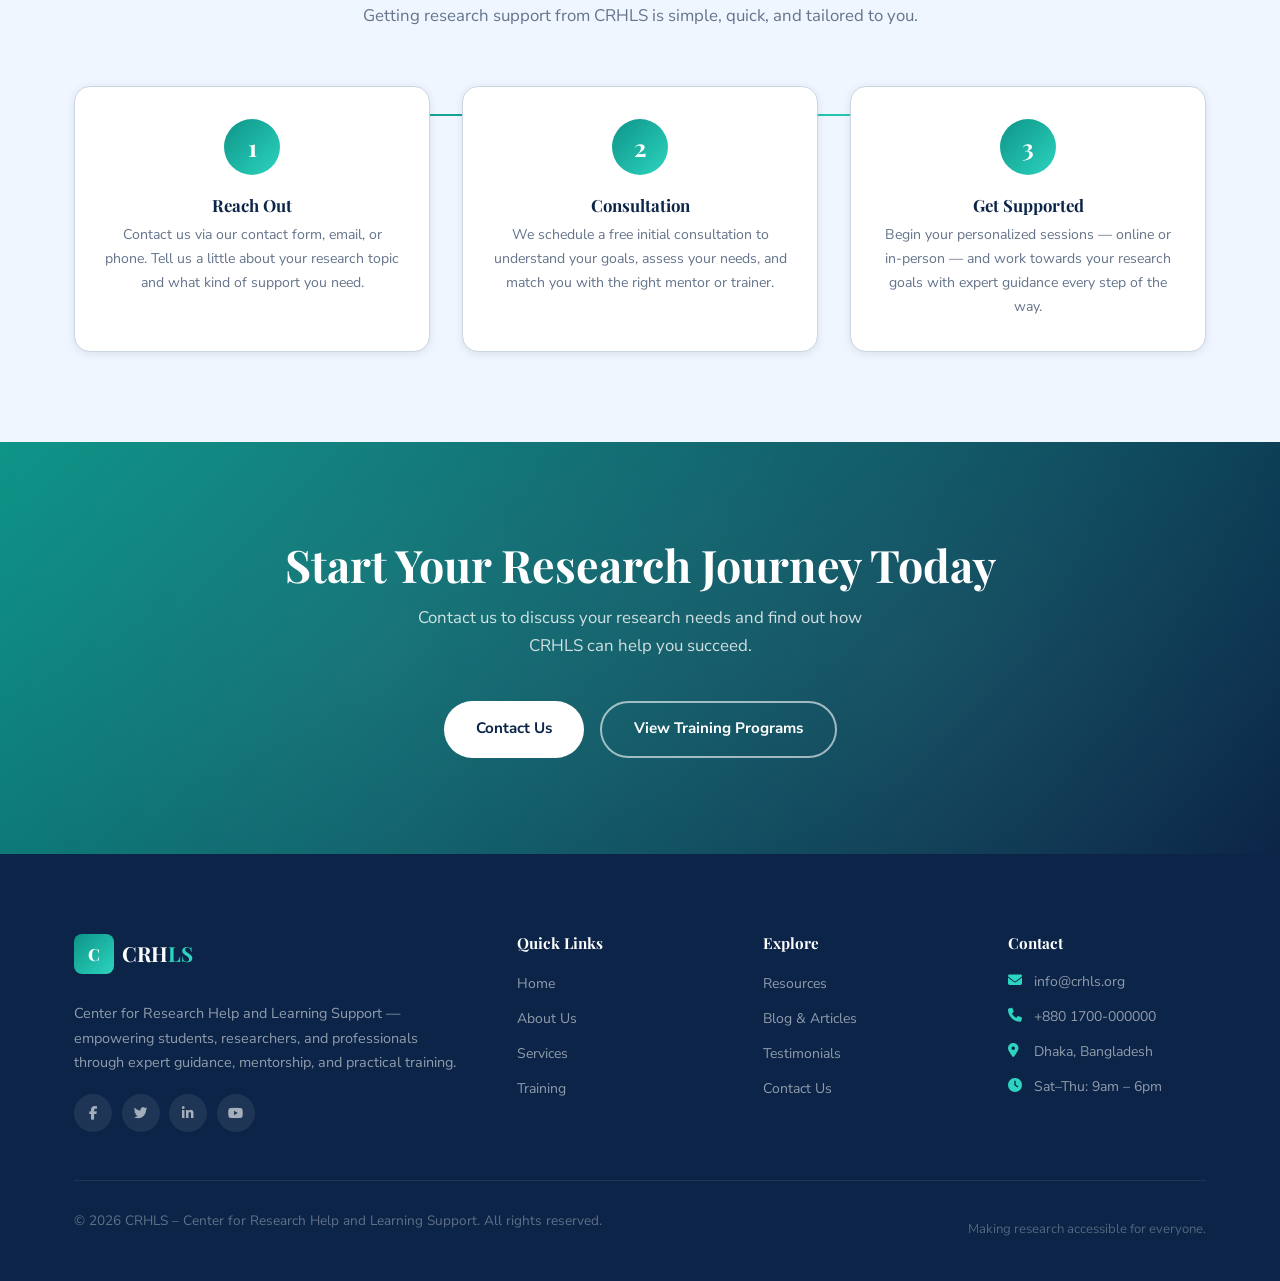
<file: services.html>
<!DOCTYPE html>
<html lang="en">
<head>
  <meta charset="UTF-8" />
  <meta name="viewport" content="width=device-width, initial-scale=1.0" />
  <meta name="description" content="CRHLS Services – Research mentorship, survey design, statistics training, software training, data analysis, and academic formatting support." />
  <title>Our Services – CRHLS</title>
  <link rel="icon" type="image/svg+xml" href="favicon.svg" />
  <link rel="shortcut icon" href="favicon.svg" />
  <link rel="preconnect" href="https://fonts.googleapis.com" />
  <link rel="preconnect" href="https://fonts.gstatic.com" crossorigin />
  <link rel="stylesheet" href="https://cdnjs.cloudflare.com/ajax/libs/font-awesome/6.5.0/css/all.min.css" />
  <link rel="stylesheet" href="css/style.css" />
  <link rel="stylesheet" href="css/animations.css" />
</head>
<body>

<!-- HEADER -->
<header class="header" id="header">
  <nav class="nav container">
    <a href="index.html" class="nav__logo" aria-label="CRHLS Home">
      <div class="nav__logo-icon">C</div>
      <span class="nav__logo-text">CRH<span>LS</span></span>
    </a>
    <ul class="nav__menu" id="navMenu" role="list">
      <li><a href="index.html"        class="nav__link">Home</a></li>
      <li><a href="about.html"        class="nav__link">About</a></li>
      <li><a href="services.html"     class="nav__link">Services</a></li>
      <li><a href="training.html"     class="nav__link">Training</a></li>
      <li><a href="resources.html"    class="nav__link">Resources</a></li>
      <li><a href="blog.html"         class="nav__link">Blog</a></li>
      <li><a href="testimonials.html" class="nav__link">Testimonials</a></li>
      <li><a href="contact.html"      class="nav__link nav__link--cta">Contact Us</a></li>
    </ul>
    <button class="nav__toggle" id="navToggle" aria-label="Toggle navigation" aria-expanded="false">
      <span></span><span></span><span></span>
    </button>
  </nav>
</header>

<!-- PAGE HERO -->
<section class="page-hero">
  <div class="container">
    <div class="page-hero__inner">
      <span class="page-hero__label">What We Offer</span>
      <h1 class="page-hero__title">Our Services</h1>
      <p class="page-hero__sub">Six comprehensive services covering every stage of the research process — from design to documentation.</p>
      <nav class="breadcrumb" aria-label="Breadcrumb">
        <a href="index.html">Home</a><span>/</span><span>Services</span>
      </nav>
    </div>
  </div>
</section>

<!-- SERVICES DETAIL -->
<section class="section">
  <div class="container">
    <div class="section__header reveal">
      <span class="section__label">Comprehensive Support</span>
      <h2 class="section__title">Everything You Need for Research Success</h2>
      <div class="divider"></div>
      <p class="section__desc">Each service is delivered by experienced mentors tailored to your specific research context and goals.</p>
    </div>

    <!-- Service 1 -->
    <div class="why-grid" style="margin-bottom:5rem">
      <div class="reveal-left">
        <div style="font-size:4rem;margin-bottom:1rem">🧭</div>
        <span class="section__label">Service 01</span>
        <h3>Research Mentorship &amp; Guidance</h3>
        <div class="divider divider--left"></div>
        <p style="color:var(--muted)">Navigating the research process can feel overwhelming — especially for first-time researchers. Our mentors provide structured, step-by-step guidance from topic selection through to final submission.</p>
        <p style="color:var(--muted)">Whether you are working on a thesis, dissertation, journal paper, or professional report, our mentors will walk alongside you, clarifying concepts, reviewing your progress, and keeping you on track.</p>
        <ul style="color:var(--muted);font-size:.92rem;margin-top:1rem;display:flex;flex-direction:column;gap:.5rem">
          <li><i class="fas fa-check-circle" style="color:var(--teal);margin-right:.5rem"></i>Topic selection and scope definition</li>
          <li><i class="fas fa-check-circle" style="color:var(--teal);margin-right:.5rem"></i>Literature review strategy and structure</li>
          <li><i class="fas fa-check-circle" style="color:var(--teal);margin-right:.5rem"></i>Research design and methodology planning</li>
          <li><i class="fas fa-check-circle" style="color:var(--teal);margin-right:.5rem"></i>Progress review and milestone support</li>
        </ul>
      </div>
      <div class="why__visual reveal-right" style="display:flex;align-items:center;justify-content:center">
        <div style="text-align:center;color:#fff;padding:2rem">
          <div style="font-size:5rem;margin-bottom:1rem">🧭</div>
          <div style="font-size:1.5rem;font-family:var(--font-heading);font-weight:700;margin-bottom:.5rem">Research Mentorship</div>
          <div style="color:rgba(255,255,255,.7);font-size:.92rem">Personalized. Structured. Effective.</div>
        </div>
      </div>
    </div>

    <!-- Service 2 -->
    <div class="why-grid" style="margin-bottom:5rem">
      <div class="why__visual reveal-left" style="display:flex;align-items:center;justify-content:center">
        <div style="text-align:center;color:#fff;padding:2rem">
          <div style="font-size:5rem;margin-bottom:1rem">📋</div>
          <div style="font-size:1.5rem;font-family:var(--font-heading);font-weight:700;margin-bottom:.5rem">Survey Design</div>
          <div style="color:rgba(255,255,255,.7);font-size:.92rem">Valid. Reliable. Respondent-Friendly.</div>
        </div>
      </div>
      <div class="reveal-right">
        <div style="font-size:4rem;margin-bottom:1rem">📋</div>
        <span class="section__label">Service 02</span>
        <h3>Survey &amp; Questionnaire Design</h3>
        <div class="divider divider--left"></div>
        <p style="color:var(--muted)">A poorly designed survey can undermine even the most carefully conceived research. Our experts guide you in developing valid, reliable instruments that gather the right data from the right respondents.</p>
        <p style="color:var(--muted)">We cover question types, Likert scales, skip logic, response options, and pilot testing — ensuring your instrument is clear, unbiased, and academically robust.</p>
        <ul style="color:var(--muted);font-size:.92rem;margin-top:1rem;display:flex;flex-direction:column;gap:.5rem">
          <li><i class="fas fa-check-circle" style="color:var(--teal);margin-right:.5rem"></i>Questionnaire structure and flow</li>
          <li><i class="fas fa-check-circle" style="color:var(--teal);margin-right:.5rem"></i>Validated scale selection (Likert, Guttman, etc.)</li>
          <li><i class="fas fa-check-circle" style="color:var(--teal);margin-right:.5rem"></i>Online survey platform setup (Google Forms, SurveyMonkey)</li>
          <li><i class="fas fa-check-circle" style="color:var(--teal);margin-right:.5rem"></i>Pilot testing and refinement</li>
        </ul>
      </div>
    </div>

    <!-- Services 3–6 Grid -->
    <div class="grid-auto">
      <article class="card reveal d1">
        <div class="card__icon">📊</div>
        <h3 class="card__title">Statistics &amp; Data Analysis Training</h3>
        <p class="card__text">We train you to understand and apply statistical concepts — from descriptive statistics and hypothesis testing to regression, ANOVA, and factor analysis — in your research context.</p>
        <ul style="color:var(--muted);font-size:.85rem;margin-top:1rem;display:flex;flex-direction:column;gap:.4rem">
          <li><i class="fas fa-check-circle" style="color:var(--teal);margin-right:.4rem"></i>Descriptive &amp; inferential statistics</li>
          <li><i class="fas fa-check-circle" style="color:var(--teal);margin-right:.4rem"></i>Hypothesis testing &amp; p-values</li>
          <li><i class="fas fa-check-circle" style="color:var(--teal);margin-right:.4rem"></i>Regression &amp; correlation analysis</li>
          <li><i class="fas fa-check-circle" style="color:var(--teal);margin-right:.4rem"></i>Non-parametric tests</li>
        </ul>
      </article>
      <article class="card reveal d2">
        <div class="card__icon">💻</div>
        <h3 class="card__title">Research Software Training</h3>
        <p class="card__text">Hands-on, practical training in the most widely used research and analysis tools. Learn to perform real analyses, interpret outputs, and produce publication-ready results.</p>
        <ul style="color:var(--muted);font-size:.85rem;margin-top:1rem;display:flex;flex-direction:column;gap:.4rem">
          <li><i class="fas fa-check-circle" style="color:var(--teal);margin-right:.4rem"></i>SPSS – surveys &amp; social science</li>
          <li><i class="fas fa-check-circle" style="color:var(--teal);margin-right:.4rem"></i>STATA – econometrics &amp; health research</li>
          <li><i class="fas fa-check-circle" style="color:var(--teal);margin-right:.4rem"></i>R – statistical computing &amp; visualization</li>
          <li><i class="fas fa-check-circle" style="color:var(--teal);margin-right:.4rem"></i>Python &amp; Excel for data analysis</li>
        </ul>
      </article>
      <article class="card reveal d3">
        <div class="card__icon">🔍</div>
        <h3 class="card__title">Analysis &amp; Interpretation Support</h3>
        <p class="card__text">Having data is one thing — making sense of it is another. We guide you in reading, interpreting, and presenting your findings clearly and in alignment with your research objectives.</p>
        <ul style="color:var(--muted);font-size:.85rem;margin-top:1rem;display:flex;flex-direction:column;gap:.4rem">
          <li><i class="fas fa-check-circle" style="color:var(--teal);margin-right:.4rem"></i>Output reading &amp; interpretation</li>
          <li><i class="fas fa-check-circle" style="color:var(--teal);margin-right:.4rem"></i>Tables, charts &amp; figure preparation</li>
          <li><i class="fas fa-check-circle" style="color:var(--teal);margin-right:.4rem"></i>Discussion &amp; conclusion writing</li>
          <li><i class="fas fa-check-circle" style="color:var(--teal);margin-right:.4rem"></i>Linking findings to the literature</li>
        </ul>
      </article>
      <article class="card reveal d4">
        <div class="card__icon">📄</div>
        <h3 class="card__title">Documentation &amp; Formatting Support</h3>
        <p class="card__text">Professional presentation of your research is essential. We assist with structure, layout, citation management, and formatting to meet the standards of your institution or publication.</p>
        <ul style="color:var(--muted);font-size:.85rem;margin-top:1rem;display:flex;flex-direction:column;gap:.4rem">
          <li><i class="fas fa-check-circle" style="color:var(--teal);margin-right:.4rem"></i>APA, MLA &amp; Chicago style formatting</li>
          <li><i class="fas fa-check-circle" style="color:var(--teal);margin-right:.4rem"></i>Reference management (Mendeley, Zotero)</li>
          <li><i class="fas fa-check-circle" style="color:var(--teal);margin-right:.4rem"></i>Thesis/dissertation structuring</li>
          <li><i class="fas fa-check-circle" style="color:var(--teal);margin-right:.4rem"></i>Report &amp; academic paper formatting</li>
        </ul>
      </article>
    </div>
  </div>
</section>

<!-- HOW IT WORKS -->
<section class="section section--alt">
  <div class="container">
    <div class="section__header reveal">
      <span class="section__label">Getting Started</span>
      <h2 class="section__title">How It Works</h2>
      <div class="divider"></div>
      <p class="section__desc">Getting research support from CRHLS is simple, quick, and tailored to you.</p>
    </div>
    <div class="steps-grid">
      <div class="step-card reveal d1">
        <div class="step-card__num">1</div>
        <h4 class="step-card__title">Reach Out</h4>
        <p class="step-card__text">Contact us via our contact form, email, or phone. Tell us a little about your research topic and what kind of support you need.</p>
      </div>
      <div class="step-card reveal d2">
        <div class="step-card__num">2</div>
        <h4 class="step-card__title">Consultation</h4>
        <p class="step-card__text">We schedule a free initial consultation to understand your goals, assess your needs, and match you with the right mentor or trainer.</p>
      </div>
      <div class="step-card reveal d3">
        <div class="step-card__num">3</div>
        <h4 class="step-card__title">Get Supported</h4>
        <p class="step-card__text">Begin your personalized sessions — online or in-person — and work towards your research goals with expert guidance every step of the way.</p>
      </div>
    </div>
  </div>
</section>

<!-- CTA -->
<section class="cta-section">
  <div class="container">
    <div class="cta-section__inner reveal">
      <h2 class="cta-section__title">Start Your Research Journey Today</h2>
      <p class="cta-section__text">Contact us to discuss your research needs and find out how CRHLS can help you succeed.</p>
      <div class="cta-section__btns">
        <a href="contact.html"  class="btn btn--secondary">Contact Us</a>
        <a href="training.html" class="btn btn--outline">View Training Programs</a>
      </div>
    </div>
  </div>
</section>

<!-- FOOTER -->
<footer class="footer">
  <div class="container">
    <div class="footer__grid">
      <div>
        <a href="index.html" class="nav__logo" style="display:inline-flex;margin-bottom:.85rem">
          <div class="nav__logo-icon">C</div>
          <span class="nav__logo-text" style="color:#fff">CRH<span>LS</span></span>
        </a>
        <p class="footer__brand-p">Center for Research Help and Learning Support — empowering students, researchers, and professionals through expert guidance, mentorship, and practical training.</p>
        <div class="footer__social">
          <a href="#" class="social-btn" aria-label="Facebook"><i class="fab fa-facebook-f"></i></a>
          <a href="#" class="social-btn" aria-label="Twitter"><i class="fab fa-twitter"></i></a>
          <a href="#" class="social-btn" aria-label="LinkedIn"><i class="fab fa-linkedin-in"></i></a>
          <a href="#" class="social-btn" aria-label="YouTube"><i class="fab fa-youtube"></i></a>
        </div>
      </div>
      <div>
        <h4 class="footer__h">Quick Links</h4>
        <ul class="footer__links">
          <li><a href="index.html"    class="footer__link">Home</a></li>
          <li><a href="about.html"    class="footer__link">About Us</a></li>
          <li><a href="services.html" class="footer__link">Services</a></li>
          <li><a href="training.html" class="footer__link">Training</a></li>
        </ul>
      </div>
      <div>
        <h4 class="footer__h">Explore</h4>
        <ul class="footer__links">
          <li><a href="resources.html"    class="footer__link">Resources</a></li>
          <li><a href="blog.html"         class="footer__link">Blog &amp; Articles</a></li>
          <li><a href="testimonials.html" class="footer__link">Testimonials</a></li>
          <li><a href="contact.html"      class="footer__link">Contact Us</a></li>
        </ul>
      </div>
      <div>
        <h4 class="footer__h">Contact</h4>
        <div class="footer__contact-row"><i class="fas fa-envelope"></i><span>info@crhls.org</span></div>
        <div class="footer__contact-row"><i class="fas fa-phone"></i><span>+880 1700-000000</span></div>
        <div class="footer__contact-row"><i class="fas fa-map-marker-alt"></i><span>Dhaka, Bangladesh</span></div>
        <div class="footer__contact-row"><i class="fas fa-clock"></i><span>Sat–Thu: 9am – 6pm</span></div>
      </div>
    </div>
    <div class="footer__bottom">
      <p class="footer__copy">&copy; 2026 CRHLS – Center for Research Help and Learning Support. All rights reserved.</p>
      <p class="footer__bottom-note">Making research accessible for everyone.</p>
    </div>
  </div>
</footer>

<button class="back-top" aria-label="Back to top"><i class="fas fa-arrow-up"></i></button>
<script src="js/main.js"></script>
</body>
</html>
</file>
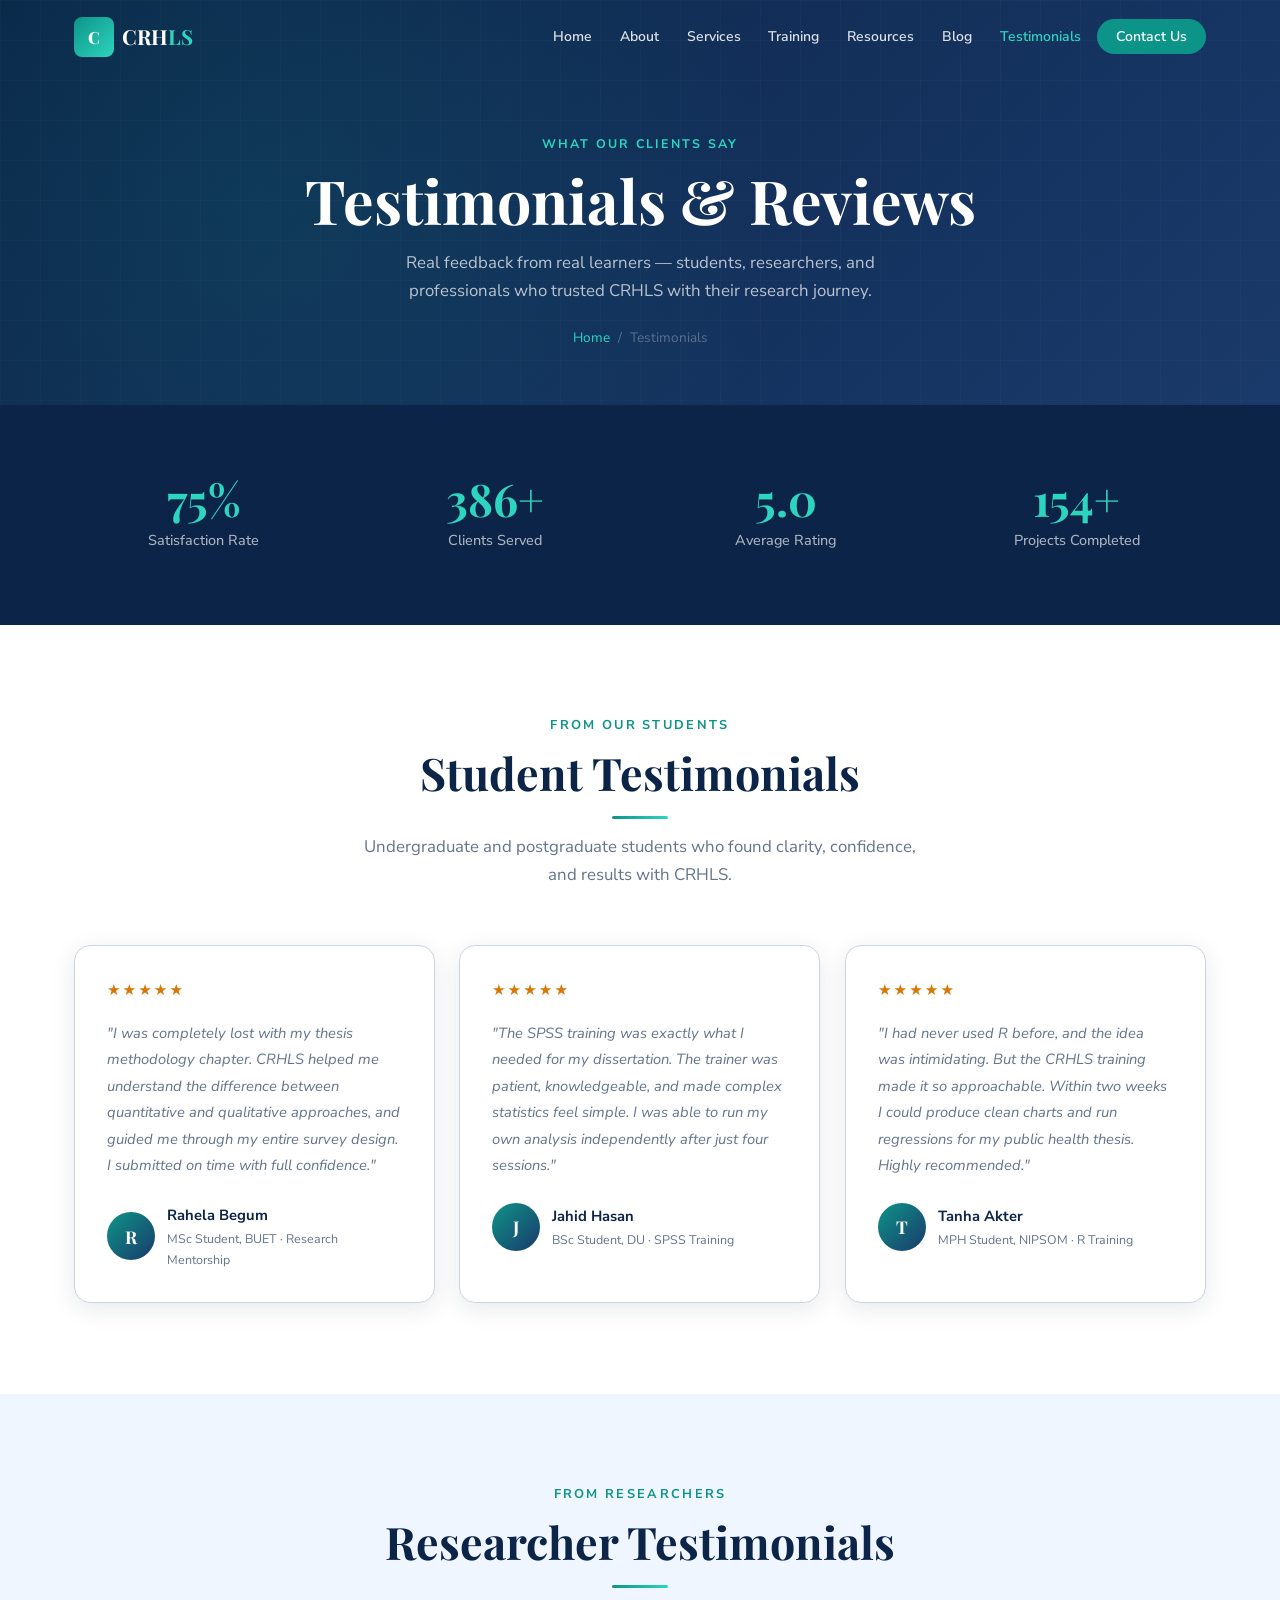
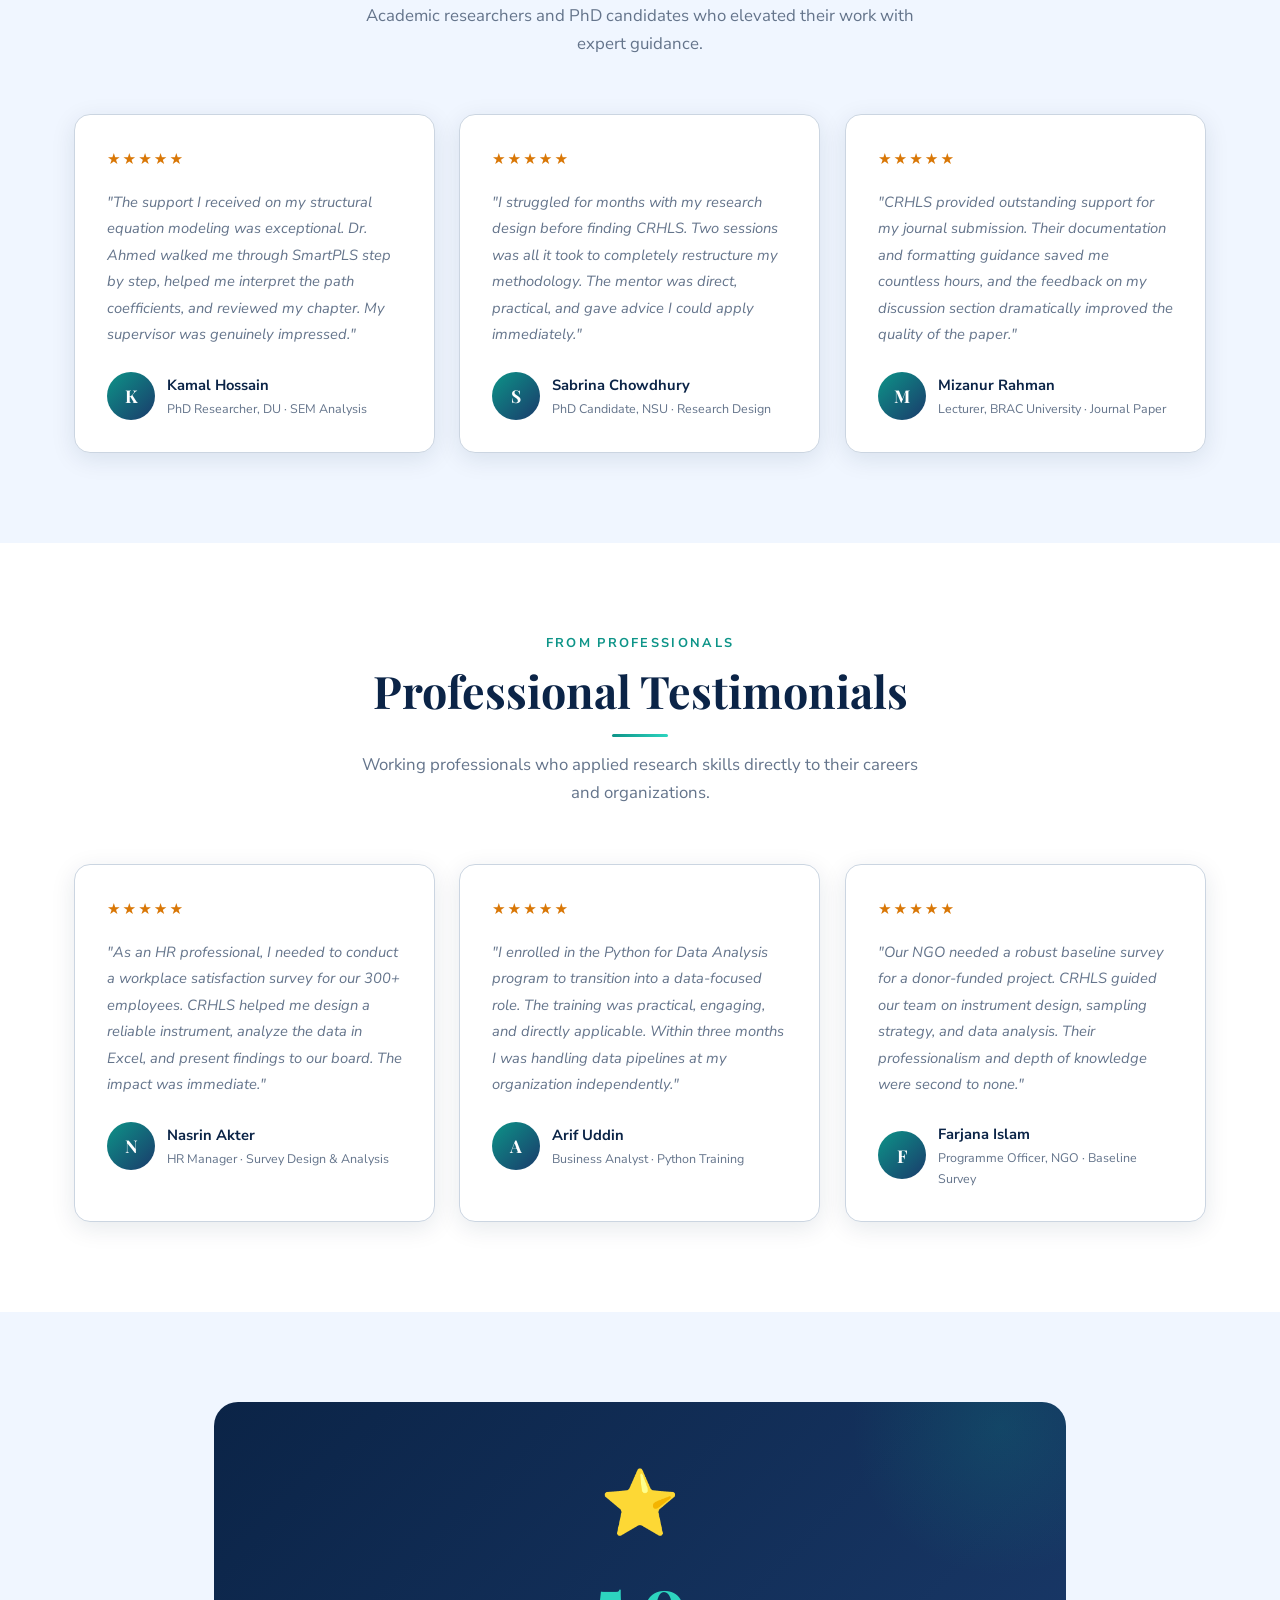
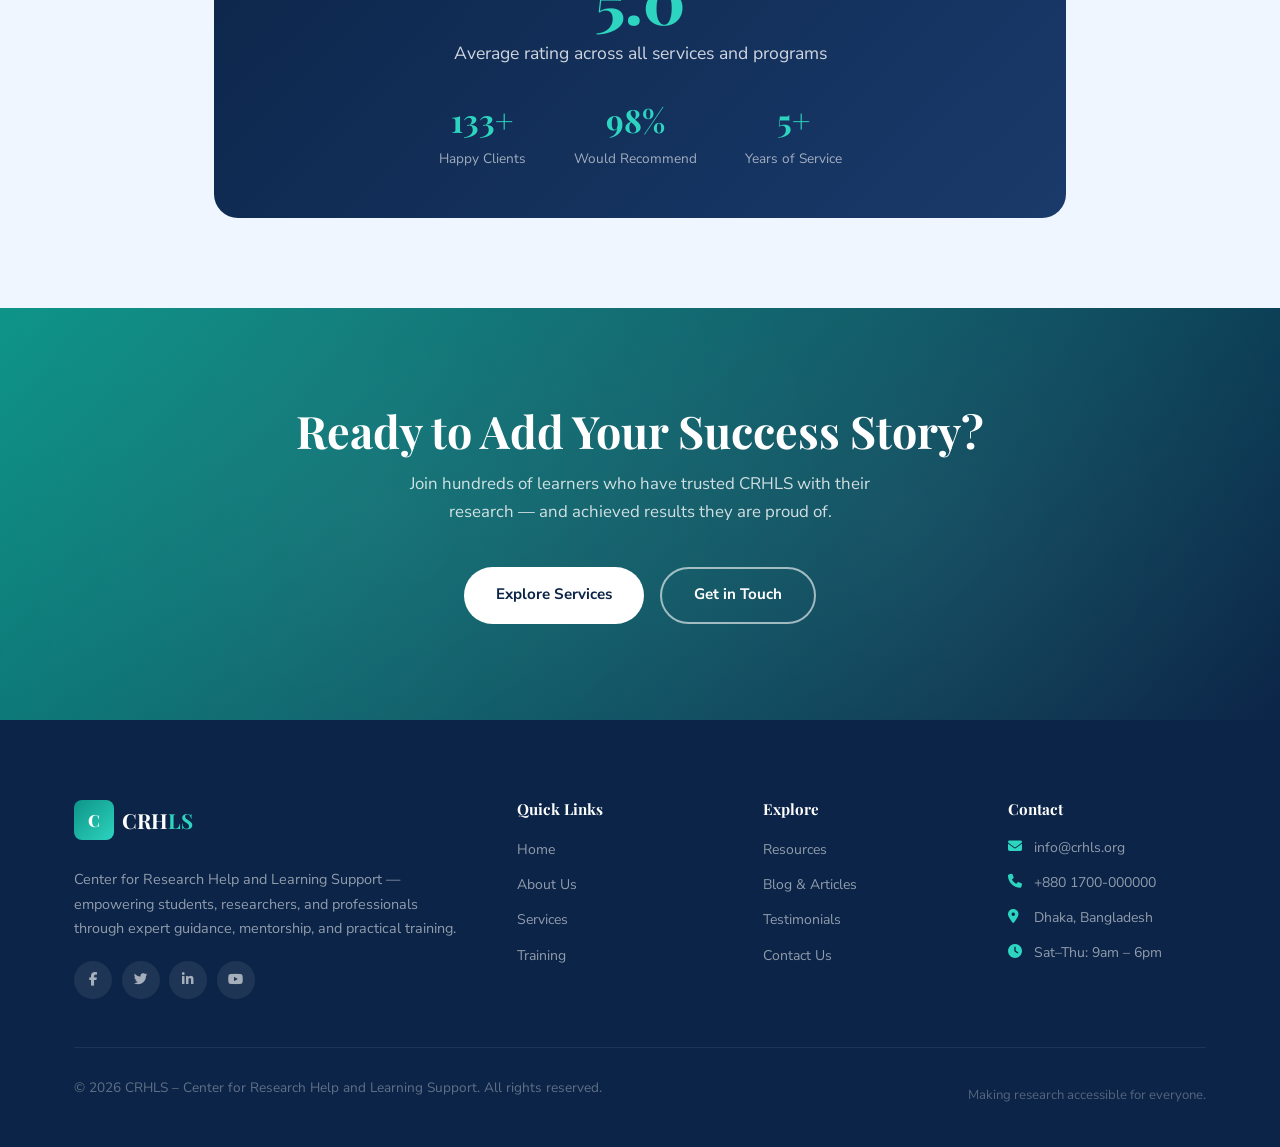
<file: testimonials.html>
<!DOCTYPE html>
<html lang="en">
<head>
  <meta charset="UTF-8" />
  <meta name="viewport" content="width=device-width, initial-scale=1.0" />
  <meta name="description" content="CRHLS Testimonials – Read reviews from students, researchers, and professionals who have benefited from our research support services." />
  <title>Testimonials – CRHLS</title>
  <link rel="icon" type="image/svg+xml" href="favicon.svg" />
  <link rel="shortcut icon" href="favicon.svg" />
  <link rel="preconnect" href="https://fonts.googleapis.com" />
  <link rel="preconnect" href="https://fonts.gstatic.com" crossorigin />
  <link rel="stylesheet" href="https://cdnjs.cloudflare.com/ajax/libs/font-awesome/6.5.0/css/all.min.css" />
  <link rel="stylesheet" href="css/style.css" />
  <link rel="stylesheet" href="css/animations.css" />
</head>
<body>

<!-- HEADER -->
<header class="header" id="header">
  <nav class="nav container">
    <a href="index.html" class="nav__logo" aria-label="CRHLS Home">
      <div class="nav__logo-icon">C</div>
      <span class="nav__logo-text">CRH<span>LS</span></span>
    </a>
    <ul class="nav__menu" id="navMenu" role="list">
      <li><a href="index.html"        class="nav__link">Home</a></li>
      <li><a href="about.html"        class="nav__link">About</a></li>
      <li><a href="services.html"     class="nav__link">Services</a></li>
      <li><a href="training.html"     class="nav__link">Training</a></li>
      <li><a href="resources.html"    class="nav__link">Resources</a></li>
      <li><a href="blog.html"         class="nav__link">Blog</a></li>
      <li><a href="testimonials.html" class="nav__link">Testimonials</a></li>
      <li><a href="contact.html"      class="nav__link nav__link--cta">Contact Us</a></li>
    </ul>
    <button class="nav__toggle" id="navToggle" aria-label="Toggle navigation" aria-expanded="false">
      <span></span><span></span><span></span>
    </button>
  </nav>
</header>

<!-- PAGE HERO -->
<section class="page-hero">
  <div class="container">
    <div class="page-hero__inner">
      <span class="page-hero__label">What Our Clients Say</span>
      <h1 class="page-hero__title">Testimonials &amp; Reviews</h1>
      <p class="page-hero__sub">Real feedback from real learners — students, researchers, and professionals who trusted CRHLS with their research journey.</p>
      <nav class="breadcrumb" aria-label="Breadcrumb">
        <a href="index.html">Home</a><span>/</span><span>Testimonials</span>
      </nav>
    </div>
  </div>
</section>

<!-- STATS BAR -->
<section class="stats-bar">
  <div class="container">
    <div class="stats-bar__grid">
      <div class="reveal d1" style="text-align:center">
        <div class="stat__num" data-target="98" data-suffix="%">98%</div>
        <div class="stat__lbl">Satisfaction Rate</div>
      </div>
      <div class="reveal d2" style="text-align:center">
        <div class="stat__num" data-target="500" data-suffix="+">500+</div>
        <div class="stat__lbl">Clients Served</div>
      </div>
      <div class="reveal d3" style="text-align:center">
        <div class="stat__num">5.0</div>
        <div class="stat__lbl">Average Rating</div>
      </div>
      <div class="reveal d4" style="text-align:center">
        <div class="stat__num" data-target="200" data-suffix="+">200+</div>
        <div class="stat__lbl">Projects Completed</div>
      </div>
    </div>
  </div>
</section>

<!-- STUDENT REVIEWS -->
<section class="section">
  <div class="container">
    <div class="section__header reveal">
      <span class="section__label">From Our Students</span>
      <h2 class="section__title">Student Testimonials</h2>
      <div class="divider"></div>
      <p class="section__desc">Undergraduate and postgraduate students who found clarity, confidence, and results with CRHLS.</p>
    </div>
    <div class="grid-3">
      <div class="testi-card reveal d1">
        <div class="testi-card__stars">★★★★★</div>
        <p class="testi-card__text">"I was completely lost with my thesis methodology chapter. CRHLS helped me understand the difference between quantitative and qualitative approaches, and guided me through my entire survey design. I submitted on time with full confidence."</p>
        <div class="testi-card__author">
          <div class="testi-card__avatar">R</div>
          <div>
            <div class="testi-card__name">Rahela Begum</div>
            <div class="testi-card__role">MSc Student, BUET · Research Mentorship</div>
          </div>
        </div>
      </div>
      <div class="testi-card reveal d2">
        <div class="testi-card__stars">★★★★★</div>
        <p class="testi-card__text">"The SPSS training was exactly what I needed for my dissertation. The trainer was patient, knowledgeable, and made complex statistics feel simple. I was able to run my own analysis independently after just four sessions."</p>
        <div class="testi-card__author">
          <div class="testi-card__avatar">J</div>
          <div>
            <div class="testi-card__name">Jahid Hasan</div>
            <div class="testi-card__role">BSc Student, DU · SPSS Training</div>
          </div>
        </div>
      </div>
      <div class="testi-card reveal d3">
        <div class="testi-card__stars">★★★★★</div>
        <p class="testi-card__text">"I had never used R before, and the idea was intimidating. But the CRHLS training made it so approachable. Within two weeks I could produce clean charts and run regressions for my public health thesis. Highly recommended."</p>
        <div class="testi-card__author">
          <div class="testi-card__avatar">T</div>
          <div>
            <div class="testi-card__name">Tanha Akter</div>
            <div class="testi-card__role">MPH Student, NIPSOM · R Training</div>
          </div>
        </div>
      </div>
    </div>
  </div>
</section>

<!-- RESEARCHER REVIEWS -->
<section class="section section--alt">
  <div class="container">
    <div class="section__header reveal">
      <span class="section__label">From Researchers</span>
      <h2 class="section__title">Researcher Testimonials</h2>
      <div class="divider"></div>
      <p class="section__desc">Academic researchers and PhD candidates who elevated their work with expert guidance.</p>
    </div>
    <div class="grid-3">
      <div class="testi-card reveal d1">
        <div class="testi-card__stars">★★★★★</div>
        <p class="testi-card__text">"The support I received on my structural equation modeling was exceptional. Dr. Ahmed walked me through SmartPLS step by step, helped me interpret the path coefficients, and reviewed my chapter. My supervisor was genuinely impressed."</p>
        <div class="testi-card__author">
          <div class="testi-card__avatar">K</div>
          <div>
            <div class="testi-card__name">Kamal Hossain</div>
            <div class="testi-card__role">PhD Researcher, DU · SEM Analysis</div>
          </div>
        </div>
      </div>
      <div class="testi-card reveal d2">
        <div class="testi-card__stars">★★★★★</div>
        <p class="testi-card__text">"I struggled for months with my research design before finding CRHLS. Two sessions was all it took to completely restructure my methodology. The mentor was direct, practical, and gave advice I could apply immediately."</p>
        <div class="testi-card__author">
          <div class="testi-card__avatar">S</div>
          <div>
            <div class="testi-card__name">Sabrina Chowdhury</div>
            <div class="testi-card__role">PhD Candidate, NSU · Research Design</div>
          </div>
        </div>
      </div>
      <div class="testi-card reveal d3">
        <div class="testi-card__stars">★★★★★</div>
        <p class="testi-card__text">"CRHLS provided outstanding support for my journal submission. Their documentation and formatting guidance saved me countless hours, and the feedback on my discussion section dramatically improved the quality of the paper."</p>
        <div class="testi-card__author">
          <div class="testi-card__avatar">M</div>
          <div>
            <div class="testi-card__name">Mizanur Rahman</div>
            <div class="testi-card__role">Lecturer, BRAC University · Journal Paper</div>
          </div>
        </div>
      </div>
    </div>
  </div>
</section>

<!-- PROFESSIONAL REVIEWS -->
<section class="section">
  <div class="container">
    <div class="section__header reveal">
      <span class="section__label">From Professionals</span>
      <h2 class="section__title">Professional Testimonials</h2>
      <div class="divider"></div>
      <p class="section__desc">Working professionals who applied research skills directly to their careers and organizations.</p>
    </div>
    <div class="grid-3">
      <div class="testi-card reveal d1">
        <div class="testi-card__stars">★★★★★</div>
        <p class="testi-card__text">"As an HR professional, I needed to conduct a workplace satisfaction survey for our 300+ employees. CRHLS helped me design a reliable instrument, analyze the data in Excel, and present findings to our board. The impact was immediate."</p>
        <div class="testi-card__author">
          <div class="testi-card__avatar">N</div>
          <div>
            <div class="testi-card__name">Nasrin Akter</div>
            <div class="testi-card__role">HR Manager · Survey Design &amp; Analysis</div>
          </div>
        </div>
      </div>
      <div class="testi-card reveal d2">
        <div class="testi-card__stars">★★★★★</div>
        <p class="testi-card__text">"I enrolled in the Python for Data Analysis program to transition into a data-focused role. The training was practical, engaging, and directly applicable. Within three months I was handling data pipelines at my organization independently."</p>
        <div class="testi-card__author">
          <div class="testi-card__avatar">A</div>
          <div>
            <div class="testi-card__name">Arif Uddin</div>
            <div class="testi-card__role">Business Analyst · Python Training</div>
          </div>
        </div>
      </div>
      <div class="testi-card reveal d3">
        <div class="testi-card__stars">★★★★★</div>
        <p class="testi-card__text">"Our NGO needed a robust baseline survey for a donor-funded project. CRHLS guided our team on instrument design, sampling strategy, and data analysis. Their professionalism and depth of knowledge were second to none."</p>
        <div class="testi-card__author">
          <div class="testi-card__avatar">F</div>
          <div>
            <div class="testi-card__name">Farjana Islam</div>
            <div class="testi-card__role">Programme Officer, NGO · Baseline Survey</div>
          </div>
        </div>
      </div>
    </div>
  </div>
</section>

<!-- OVERALL RATING HIGHLIGHT -->
<section class="section section--alt">
  <div class="container" style="max-width:900px">
    <div class="reveal" style="background:linear-gradient(135deg,var(--navy),var(--blue));border-radius:var(--r-xl);padding:3rem;text-align:center;color:#fff;position:relative;overflow:hidden">
      <div style="position:absolute;top:-30%;right:-10%;width:300px;height:300px;background:radial-gradient(circle,rgba(13,148,136,.2) 0%,transparent 70%);border-radius:50%"></div>
      <div style="position:relative;z-index:1">
        <div style="font-size:4rem;margin-bottom:.5rem">⭐</div>
        <div style="font-family:var(--font-heading);font-size:4rem;font-weight:800;color:var(--teal-light);line-height:1;margin-bottom:.5rem">5.0</div>
        <div style="font-size:1.1rem;color:rgba(255,255,255,.8);margin-bottom:1.5rem">Average rating across all services and programs</div>
        <div style="display:flex;justify-content:center;gap:3rem;flex-wrap:wrap">
          <div>
            <div style="font-family:var(--font-heading);font-size:2rem;font-weight:700;color:var(--teal-light)" data-target="500" data-suffix="+">500+</div>
            <div style="color:rgba(255,255,255,.6);font-size:.85rem">Happy Clients</div>
          </div>
          <div>
            <div style="font-family:var(--font-heading);font-size:2rem;font-weight:700;color:var(--teal-light)">98%</div>
            <div style="color:rgba(255,255,255,.6);font-size:.85rem">Would Recommend</div>
          </div>
          <div>
            <div style="font-family:var(--font-heading);font-size:2rem;font-weight:700;color:var(--teal-light)">5+</div>
            <div style="color:rgba(255,255,255,.6);font-size:.85rem">Years of Service</div>
          </div>
        </div>
      </div>
    </div>
  </div>
</section>

<!-- CTA -->
<section class="cta-section">
  <div class="container">
    <div class="cta-section__inner reveal">
      <h2 class="cta-section__title">Ready to Add Your Success Story?</h2>
      <p class="cta-section__text">Join hundreds of learners who have trusted CRHLS with their research — and achieved results they are proud of.</p>
      <div class="cta-section__btns">
        <a href="services.html" class="btn btn--secondary">Explore Services</a>
        <a href="contact.html"  class="btn btn--outline">Get in Touch</a>
      </div>
    </div>
  </div>
</section>

<!-- FOOTER -->
<footer class="footer">
  <div class="container">
    <div class="footer__grid">
      <div>
        <a href="index.html" class="nav__logo" style="display:inline-flex;margin-bottom:.85rem">
          <div class="nav__logo-icon">C</div>
          <span class="nav__logo-text" style="color:#fff">CRH<span>LS</span></span>
        </a>
        <p class="footer__brand-p">Center for Research Help and Learning Support — empowering students, researchers, and professionals through expert guidance, mentorship, and practical training.</p>
        <div class="footer__social">
          <a href="#" class="social-btn" aria-label="Facebook"><i class="fab fa-facebook-f"></i></a>
          <a href="#" class="social-btn" aria-label="Twitter"><i class="fab fa-twitter"></i></a>
          <a href="#" class="social-btn" aria-label="LinkedIn"><i class="fab fa-linkedin-in"></i></a>
          <a href="#" class="social-btn" aria-label="YouTube"><i class="fab fa-youtube"></i></a>
        </div>
      </div>
      <div>
        <h4 class="footer__h">Quick Links</h4>
        <ul class="footer__links">
          <li><a href="index.html"    class="footer__link">Home</a></li>
          <li><a href="about.html"    class="footer__link">About Us</a></li>
          <li><a href="services.html" class="footer__link">Services</a></li>
          <li><a href="training.html" class="footer__link">Training</a></li>
        </ul>
      </div>
      <div>
        <h4 class="footer__h">Explore</h4>
        <ul class="footer__links">
          <li><a href="resources.html"    class="footer__link">Resources</a></li>
          <li><a href="blog.html"         class="footer__link">Blog &amp; Articles</a></li>
          <li><a href="testimonials.html" class="footer__link">Testimonials</a></li>
          <li><a href="contact.html"      class="footer__link">Contact Us</a></li>
        </ul>
      </div>
      <div>
        <h4 class="footer__h">Contact</h4>
        <div class="footer__contact-row"><i class="fas fa-envelope"></i><span>info@crhls.org</span></div>
        <div class="footer__contact-row"><i class="fas fa-phone"></i><span>+880 1700-000000</span></div>
        <div class="footer__contact-row"><i class="fas fa-map-marker-alt"></i><span>Dhaka, Bangladesh</span></div>
        <div class="footer__contact-row"><i class="fas fa-clock"></i><span>Sat–Thu: 9am – 6pm</span></div>
      </div>
    </div>
    <div class="footer__bottom">
      <p class="footer__copy">&copy; 2026 CRHLS – Center for Research Help and Learning Support. All rights reserved.</p>
      <p class="footer__bottom-note">Making research accessible for everyone.</p>
    </div>
  </div>
</footer>

<button class="back-top" aria-label="Back to top"><i class="fas fa-arrow-up"></i></button>
<script src="js/main.js"></script>
</body>
</html>
</file>
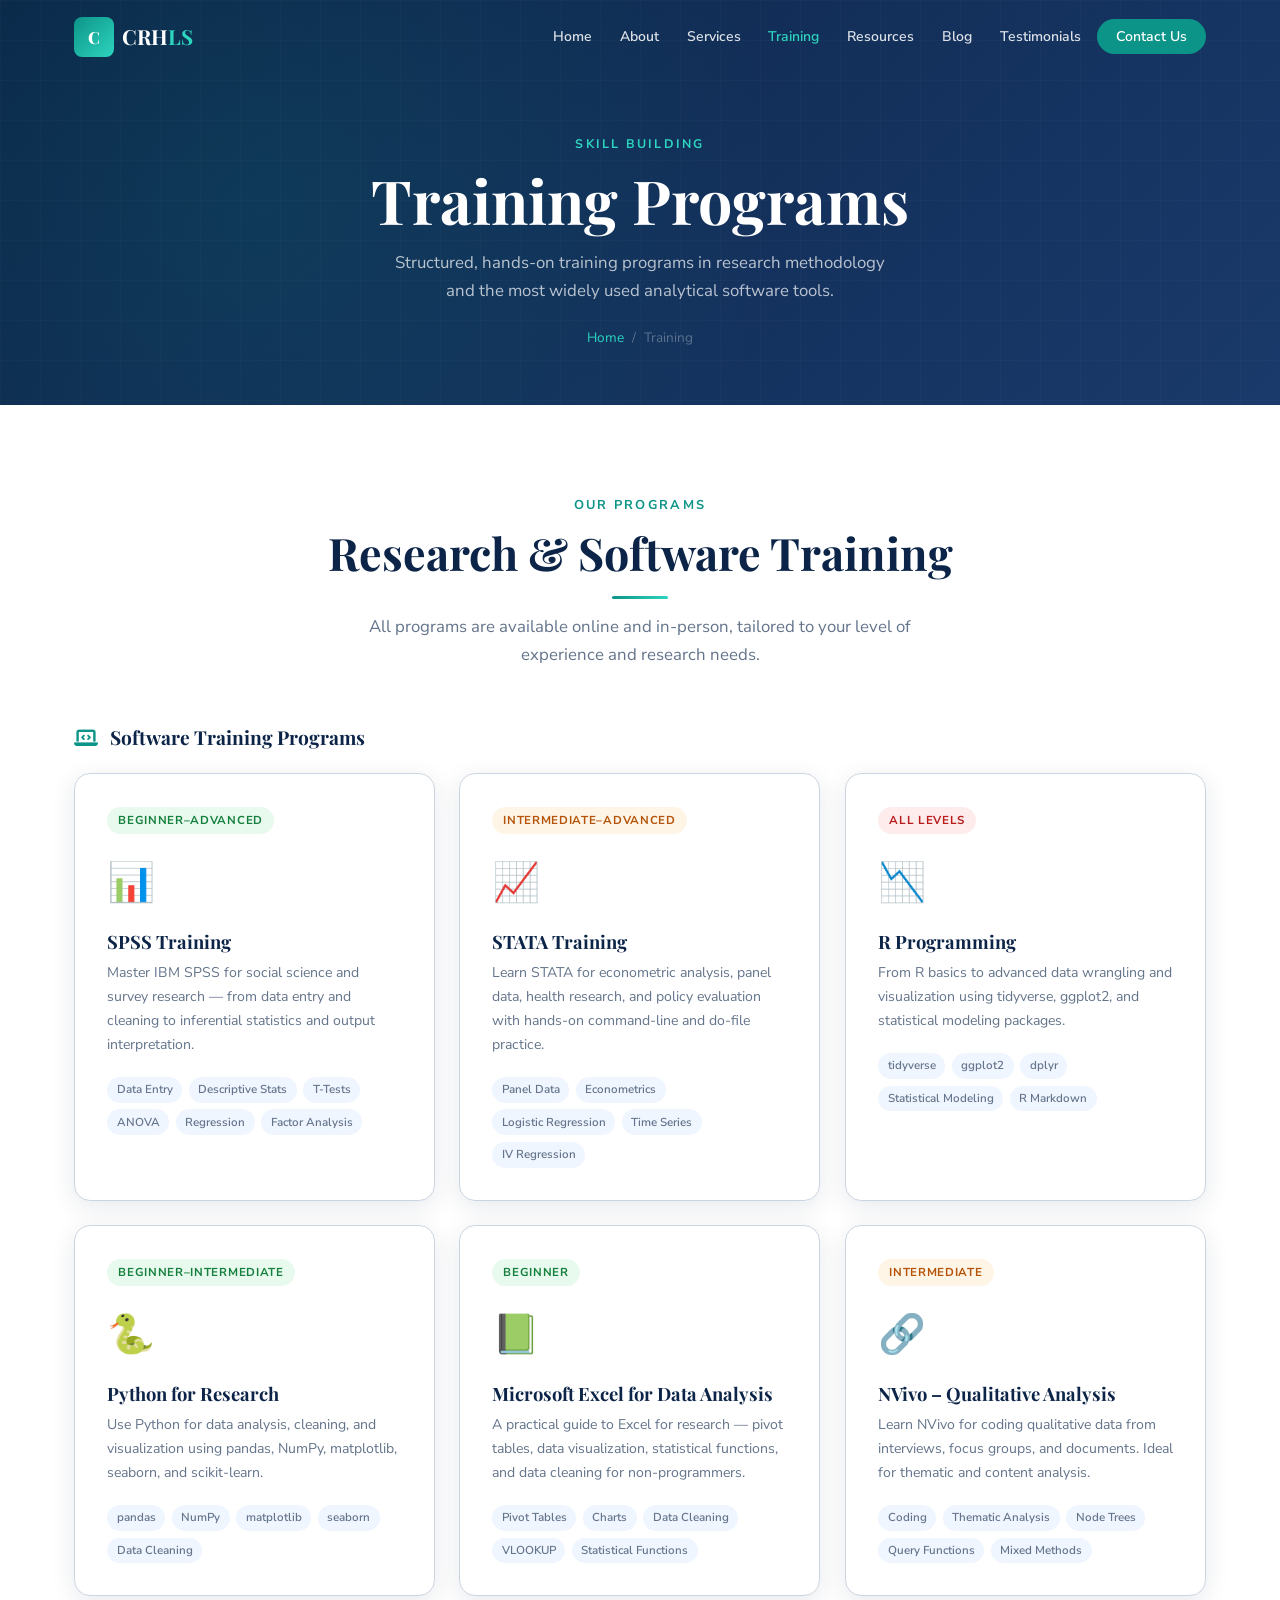
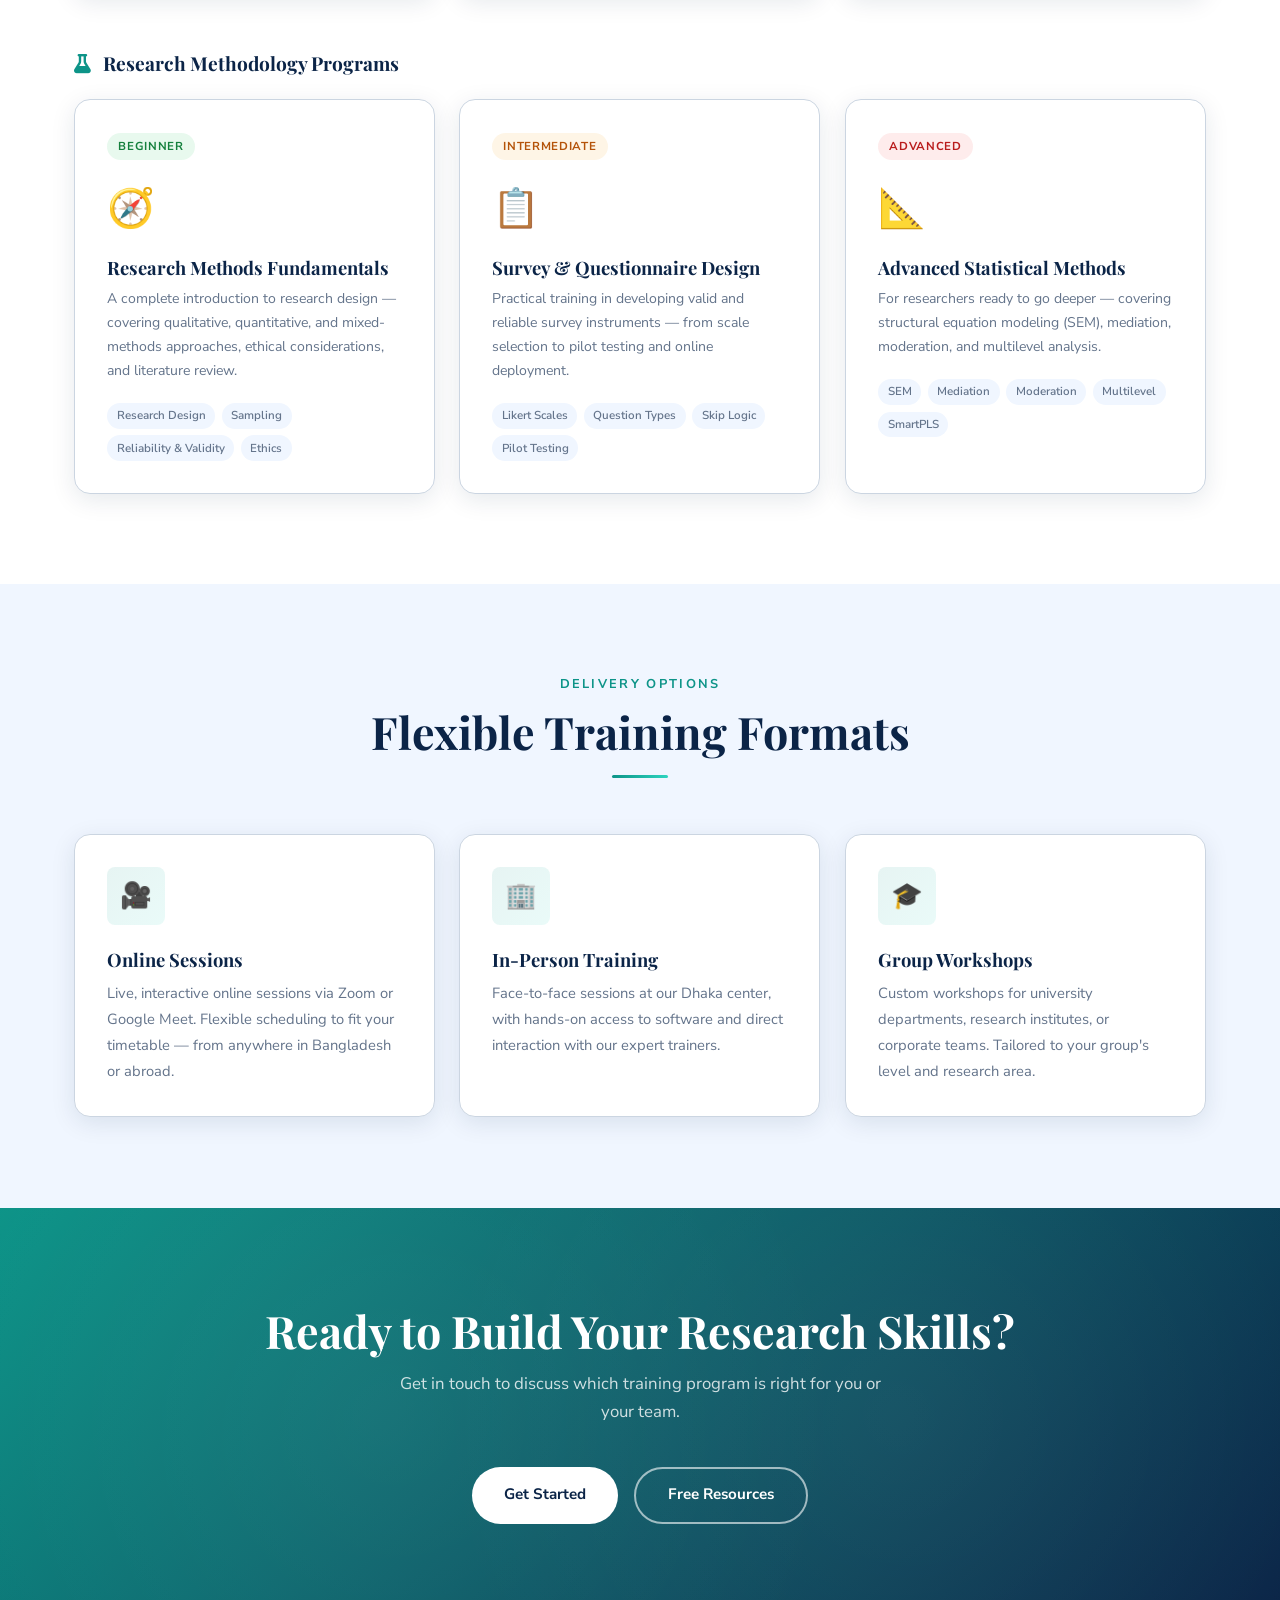
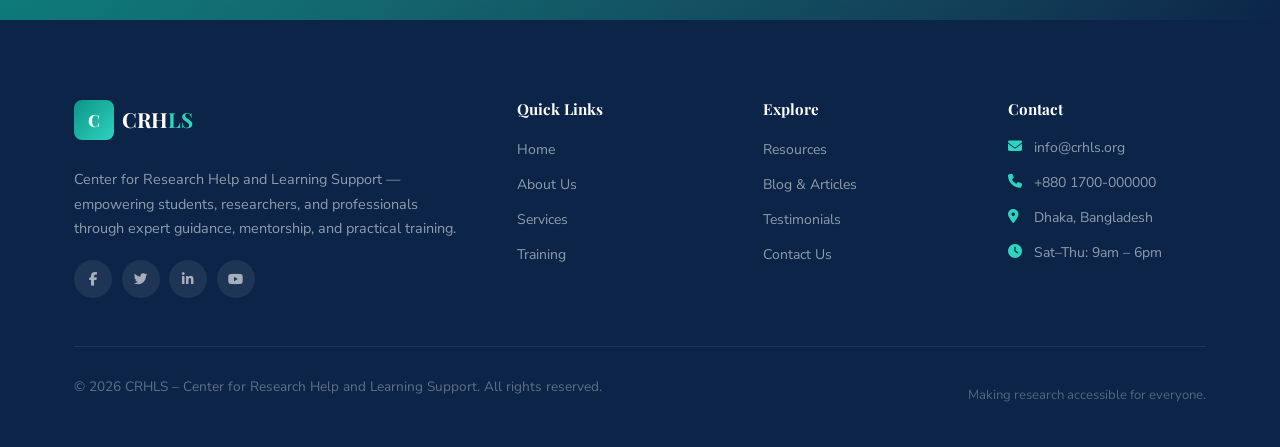
<file: training.html>
<!DOCTYPE html>
<html lang="en">
<head>
  <meta charset="UTF-8" />
  <meta name="viewport" content="width=device-width, initial-scale=1.0" />
  <meta name="description" content="CRHLS Training Programs – Hands-on training in SPSS, STATA, R, Python, Excel, research methodology, and more." />
  <title>Training Programs – CRHLS</title>
  <link rel="icon" type="image/svg+xml" href="favicon.svg" />
  <link rel="shortcut icon" href="favicon.svg" />
  <link rel="preconnect" href="https://fonts.googleapis.com" />
  <link rel="preconnect" href="https://fonts.gstatic.com" crossorigin />
  <link rel="stylesheet" href="https://cdnjs.cloudflare.com/ajax/libs/font-awesome/6.5.0/css/all.min.css" />
  <link rel="stylesheet" href="css/style.css" />
  <link rel="stylesheet" href="css/animations.css" />
</head>
<body>

<!-- HEADER -->
<header class="header" id="header">
  <nav class="nav container">
    <a href="index.html" class="nav__logo" aria-label="CRHLS Home">
      <div class="nav__logo-icon">C</div>
      <span class="nav__logo-text">CRH<span>LS</span></span>
    </a>
    <ul class="nav__menu" id="navMenu" role="list">
      <li><a href="index.html"        class="nav__link">Home</a></li>
      <li><a href="about.html"        class="nav__link">About</a></li>
      <li><a href="services.html"     class="nav__link">Services</a></li>
      <li><a href="training.html"     class="nav__link">Training</a></li>
      <li><a href="resources.html"    class="nav__link">Resources</a></li>
      <li><a href="blog.html"         class="nav__link">Blog</a></li>
      <li><a href="testimonials.html" class="nav__link">Testimonials</a></li>
      <li><a href="contact.html"      class="nav__link nav__link--cta">Contact Us</a></li>
    </ul>
    <button class="nav__toggle" id="navToggle" aria-label="Toggle navigation" aria-expanded="false">
      <span></span><span></span><span></span>
    </button>
  </nav>
</header>

<!-- PAGE HERO -->
<section class="page-hero">
  <div class="container">
    <div class="page-hero__inner">
      <span class="page-hero__label">Skill Building</span>
      <h1 class="page-hero__title">Training Programs</h1>
      <p class="page-hero__sub">Structured, hands-on training programs in research methodology and the most widely used analytical software tools.</p>
      <nav class="breadcrumb" aria-label="Breadcrumb">
        <a href="index.html">Home</a><span>/</span><span>Training</span>
      </nav>
    </div>
  </div>
</section>

<!-- TRAINING PROGRAMS -->
<section class="section">
  <div class="container">
    <div class="section__header reveal">
      <span class="section__label">Our Programs</span>
      <h2 class="section__title">Research &amp; Software Training</h2>
      <div class="divider"></div>
      <p class="section__desc">All programs are available online and in-person, tailored to your level of experience and research needs.</p>
    </div>

    <h3 style="font-size:1.2rem;margin-bottom:1.5rem;color:var(--navy)" class="reveal">
      <i class="fas fa-laptop-code" style="color:var(--teal);margin-right:.5rem"></i>
      Software Training Programs
    </h3>
    <div class="grid-auto" style="margin-bottom:3.5rem">
      <div class="training-card reveal d1">
        <div class="training-card__level lvl-begin">Beginner–Advanced</div>
        <div class="training-card__icon">📊</div>
        <h4 class="training-card__title">SPSS Training</h4>
        <p class="training-card__desc">Master IBM SPSS for social science and survey research — from data entry and cleaning to inferential statistics and output interpretation.</p>
        <div class="training-card__tags">
          <span class="tag">Data Entry</span><span class="tag">Descriptive Stats</span>
          <span class="tag">T-Tests</span><span class="tag">ANOVA</span>
          <span class="tag">Regression</span><span class="tag">Factor Analysis</span>
        </div>
      </div>
      <div class="training-card reveal d2">
        <div class="training-card__level lvl-inter">Intermediate–Advanced</div>
        <div class="training-card__icon">📈</div>
        <h4 class="training-card__title">STATA Training</h4>
        <p class="training-card__desc">Learn STATA for econometric analysis, panel data, health research, and policy evaluation with hands-on command-line and do-file practice.</p>
        <div class="training-card__tags">
          <span class="tag">Panel Data</span><span class="tag">Econometrics</span>
          <span class="tag">Logistic Regression</span><span class="tag">Time Series</span>
          <span class="tag">IV Regression</span>
        </div>
      </div>
      <div class="training-card reveal d3">
        <div class="training-card__level lvl-adv">All Levels</div>
        <div class="training-card__icon">📉</div>
        <h4 class="training-card__title">R Programming</h4>
        <p class="training-card__desc">From R basics to advanced data wrangling and visualization using tidyverse, ggplot2, and statistical modeling packages.</p>
        <div class="training-card__tags">
          <span class="tag">tidyverse</span><span class="tag">ggplot2</span>
          <span class="tag">dplyr</span><span class="tag">Statistical Modeling</span>
          <span class="tag">R Markdown</span>
        </div>
      </div>
      <div class="training-card reveal d1">
        <div class="training-card__level lvl-begin">Beginner–Intermediate</div>
        <div class="training-card__icon">🐍</div>
        <h4 class="training-card__title">Python for Research</h4>
        <p class="training-card__desc">Use Python for data analysis, cleaning, and visualization using pandas, NumPy, matplotlib, seaborn, and scikit-learn.</p>
        <div class="training-card__tags">
          <span class="tag">pandas</span><span class="tag">NumPy</span>
          <span class="tag">matplotlib</span><span class="tag">seaborn</span>
          <span class="tag">Data Cleaning</span>
        </div>
      </div>
      <div class="training-card reveal d2">
        <div class="training-card__level lvl-begin">Beginner</div>
        <div class="training-card__icon">📗</div>
        <h4 class="training-card__title">Microsoft Excel for Data Analysis</h4>
        <p class="training-card__desc">A practical guide to Excel for research — pivot tables, data visualization, statistical functions, and data cleaning for non-programmers.</p>
        <div class="training-card__tags">
          <span class="tag">Pivot Tables</span><span class="tag">Charts</span>
          <span class="tag">Data Cleaning</span><span class="tag">VLOOKUP</span>
          <span class="tag">Statistical Functions</span>
        </div>
      </div>
      <div class="training-card reveal d3">
        <div class="training-card__level lvl-inter">Intermediate</div>
        <div class="training-card__icon">🔗</div>
        <h4 class="training-card__title">NVivo – Qualitative Analysis</h4>
        <p class="training-card__desc">Learn NVivo for coding qualitative data from interviews, focus groups, and documents. Ideal for thematic and content analysis.</p>
        <div class="training-card__tags">
          <span class="tag">Coding</span><span class="tag">Thematic Analysis</span>
          <span class="tag">Node Trees</span><span class="tag">Query Functions</span>
          <span class="tag">Mixed Methods</span>
        </div>
      </div>
    </div>

    <h3 style="font-size:1.2rem;margin-bottom:1.5rem;color:var(--navy)" class="reveal">
      <i class="fas fa-flask" style="color:var(--teal);margin-right:.5rem"></i>
      Research Methodology Programs
    </h3>
    <div class="grid-auto">
      <div class="training-card reveal d1">
        <div class="training-card__level lvl-begin">Beginner</div>
        <div class="training-card__icon">🧭</div>
        <h4 class="training-card__title">Research Methods Fundamentals</h4>
        <p class="training-card__desc">A complete introduction to research design — covering qualitative, quantitative, and mixed-methods approaches, ethical considerations, and literature review.</p>
        <div class="training-card__tags">
          <span class="tag">Research Design</span><span class="tag">Sampling</span>
          <span class="tag">Reliability &amp; Validity</span><span class="tag">Ethics</span>
        </div>
      </div>
      <div class="training-card reveal d2">
        <div class="training-card__level lvl-inter">Intermediate</div>
        <div class="training-card__icon">📋</div>
        <h4 class="training-card__title">Survey &amp; Questionnaire Design</h4>
        <p class="training-card__desc">Practical training in developing valid and reliable survey instruments — from scale selection to pilot testing and online deployment.</p>
        <div class="training-card__tags">
          <span class="tag">Likert Scales</span><span class="tag">Question Types</span>
          <span class="tag">Skip Logic</span><span class="tag">Pilot Testing</span>
        </div>
      </div>
      <div class="training-card reveal d3">
        <div class="training-card__level lvl-adv">Advanced</div>
        <div class="training-card__icon">📐</div>
        <h4 class="training-card__title">Advanced Statistical Methods</h4>
        <p class="training-card__desc">For researchers ready to go deeper — covering structural equation modeling (SEM), mediation, moderation, and multilevel analysis.</p>
        <div class="training-card__tags">
          <span class="tag">SEM</span><span class="tag">Mediation</span>
          <span class="tag">Moderation</span><span class="tag">Multilevel</span>
          <span class="tag">SmartPLS</span>
        </div>
      </div>
    </div>
  </div>
</section>

<!-- FORMAT -->
<section class="section section--alt">
  <div class="container">
    <div class="section__header reveal">
      <span class="section__label">Delivery Options</span>
      <h2 class="section__title">Flexible Training Formats</h2>
      <div class="divider"></div>
    </div>
    <div class="grid-3">
      <div class="card reveal d1">
        <div class="card__icon">🎥</div>
        <h3 class="card__title">Online Sessions</h3>
        <p class="card__text">Live, interactive online sessions via Zoom or Google Meet. Flexible scheduling to fit your timetable — from anywhere in Bangladesh or abroad.</p>
      </div>
      <div class="card reveal d2">
        <div class="card__icon">🏢</div>
        <h3 class="card__title">In-Person Training</h3>
        <p class="card__text">Face-to-face sessions at our Dhaka center, with hands-on access to software and direct interaction with our expert trainers.</p>
      </div>
      <div class="card reveal d3">
        <div class="card__icon">🎓</div>
        <h3 class="card__title">Group Workshops</h3>
        <p class="card__text">Custom workshops for university departments, research institutes, or corporate teams. Tailored to your group's level and research area.</p>
      </div>
    </div>
  </div>
</section>

<!-- CTA -->
<section class="cta-section">
  <div class="container">
    <div class="cta-section__inner reveal">
      <h2 class="cta-section__title">Ready to Build Your Research Skills?</h2>
      <p class="cta-section__text">Get in touch to discuss which training program is right for you or your team.</p>
      <div class="cta-section__btns">
        <a href="contact.html"   class="btn btn--secondary">Get Started</a>
        <a href="resources.html" class="btn btn--outline">Free Resources</a>
      </div>
    </div>
  </div>
</section>

<!-- FOOTER -->
<footer class="footer">
  <div class="container">
    <div class="footer__grid">
      <div>
        <a href="index.html" class="nav__logo" style="display:inline-flex;margin-bottom:.85rem">
          <div class="nav__logo-icon">C</div>
          <span class="nav__logo-text" style="color:#fff">CRH<span>LS</span></span>
        </a>
        <p class="footer__brand-p">Center for Research Help and Learning Support — empowering students, researchers, and professionals through expert guidance, mentorship, and practical training.</p>
        <div class="footer__social">
          <a href="#" class="social-btn" aria-label="Facebook"><i class="fab fa-facebook-f"></i></a>
          <a href="#" class="social-btn" aria-label="Twitter"><i class="fab fa-twitter"></i></a>
          <a href="#" class="social-btn" aria-label="LinkedIn"><i class="fab fa-linkedin-in"></i></a>
          <a href="#" class="social-btn" aria-label="YouTube"><i class="fab fa-youtube"></i></a>
        </div>
      </div>
      <div>
        <h4 class="footer__h">Quick Links</h4>
        <ul class="footer__links">
          <li><a href="index.html"    class="footer__link">Home</a></li>
          <li><a href="about.html"    class="footer__link">About Us</a></li>
          <li><a href="services.html" class="footer__link">Services</a></li>
          <li><a href="training.html" class="footer__link">Training</a></li>
        </ul>
      </div>
      <div>
        <h4 class="footer__h">Explore</h4>
        <ul class="footer__links">
          <li><a href="resources.html"    class="footer__link">Resources</a></li>
          <li><a href="blog.html"         class="footer__link">Blog &amp; Articles</a></li>
          <li><a href="testimonials.html" class="footer__link">Testimonials</a></li>
          <li><a href="contact.html"      class="footer__link">Contact Us</a></li>
        </ul>
      </div>
      <div>
        <h4 class="footer__h">Contact</h4>
        <div class="footer__contact-row"><i class="fas fa-envelope"></i><span>info@crhls.org</span></div>
        <div class="footer__contact-row"><i class="fas fa-phone"></i><span>+880 1700-000000</span></div>
        <div class="footer__contact-row"><i class="fas fa-map-marker-alt"></i><span>Dhaka, Bangladesh</span></div>
        <div class="footer__contact-row"><i class="fas fa-clock"></i><span>Sat–Thu: 9am – 6pm</span></div>
      </div>
    </div>
    <div class="footer__bottom">
      <p class="footer__copy">&copy; 2026 CRHLS – Center for Research Help and Learning Support. All rights reserved.</p>
      <p class="footer__bottom-note">Making research accessible for everyone.</p>
    </div>
  </div>
</footer>

<button class="back-top" aria-label="Back to top"><i class="fas fa-arrow-up"></i></button>
<script src="js/main.js"></script>
</body>
</html>
</file>
<file: css/style.css>
/* ============================================
   CRHLS – Main Stylesheet
   ============================================ */

@import url('https://fonts.googleapis.com/css2?family=Playfair+Display:wght@400;500;600;700;800&family=Nunito+Sans:ital,opsz,wght@0,6..12,300;0,6..12,400;0,6..12,500;0,6..12,600;0,6..12,700;1,6..12,400&display=swap');

/* ===== CSS VARIABLES ===== */
:root {
  --navy:         #0B2447;
  --blue:         #1A3A6B;
  --blue-mid:     #1E5599;
  --teal:         #0D9488;
  --teal-light:   #2DD4BF;
  --amber:        #D97706;
  --amber-light:  #FCD34D;
  --bg:           #F0F6FF;
  --bg-alt:       #E8EFF8;
  --white:        #FFFFFF;
  --text:         #1E293B;
  --muted:        #64748B;
  --border:       #CBD5E1;
  --shadow-clr:   rgba(11, 36, 71, 0.1);

  --font-heading: 'Playfair Display', Georgia, serif;
  --font-body:    'Nunito Sans', system-ui, sans-serif;

  --container:    1180px;
  --nav-h:        74px;

  --r-sm:  4px;
  --r-md:  8px;
  --r-lg:  16px;
  --r-xl:  24px;
  --r-full:9999px;

  --sh-sm: 0 2px 8px  var(--shadow-clr);
  --sh-md: 0 6px 24px var(--shadow-clr);
  --sh-lg: 0 12px 48px var(--shadow-clr);
  --sh-xl: 0 24px 80px var(--shadow-clr);

  --ease:  0.3s ease;
  --ease-s:0.5s ease;

  --py: 90px;
}

/* ===== RESET ===== */
*, *::before, *::after { box-sizing: border-box; margin: 0; padding: 0; }
html { scroll-behavior: smooth; }
body { font-family: var(--font-body); color: var(--text); background: var(--white); line-height: 1.7; overflow-x: hidden; }
img  { max-width: 100%; display: block; }
a    { text-decoration: none; color: inherit; }
ul   { list-style: none; }
button { font-family: var(--font-body); }
input, textarea, select { font-family: var(--font-body); }

/* ===== TYPOGRAPHY ===== */
h1,h2,h3,h4,h5 { font-family: var(--font-heading); line-height: 1.2; color: var(--navy); }
h1 { font-size: clamp(2.2rem, 5vw, 3.8rem); }
h2 { font-size: clamp(1.8rem, 3.5vw, 2.8rem); }
h3 { font-size: clamp(1.25rem, 2.5vw, 1.7rem); }
h4 { font-size: 1.15rem; }
p  { margin-bottom: 1rem; }
p:last-child { margin-bottom: 0; }

/* ===== LAYOUT ===== */
.container { max-width: var(--container); margin: 0 auto; padding: 0 1.5rem; }
.section    { padding: var(--py) 0; }
.section--alt { background: var(--bg); }

.section__header { text-align: center; margin-bottom: 3.5rem; }
.section__label  { display: block; font-size: .8rem; font-weight: 700; letter-spacing: .18em; text-transform: uppercase; color: var(--teal); margin-bottom: .6rem; }
.section__title  { margin-bottom: 1rem; }
.section__desc   { color: var(--muted); font-size: 1.05rem; max-width: 580px; margin: 0 auto; }

.divider { width: 56px; height: 3px; background: linear-gradient(90deg,var(--teal),var(--teal-light)); border-radius: 3px; margin: .85rem auto; }
.divider--left { margin-left: 0; }

/* ===== BUTTONS ===== */
.btn { display: inline-flex; align-items: center; gap: .5rem; padding: .85rem 2rem; border-radius: var(--r-full); font-size: .95rem; font-weight: 700; cursor: pointer; border: none; transition: all var(--ease); }
.btn--primary { background: var(--teal); color: var(--white); }
.btn--primary:hover { background: #0a7a70; transform: translateY(-2px); box-shadow: 0 8px 24px rgba(13,148,136,.3); }
.btn--secondary { background: var(--white); color: var(--navy); }
.btn--secondary:hover { background: var(--bg); transform: translateY(-2px); box-shadow: var(--sh-md); }
.btn--outline { background: transparent; color: var(--white); border: 2px solid rgba(255,255,255,.6); }
.btn--outline:hover { background: rgba(255,255,255,.12); border-color: var(--white); transform: translateY(-2px); }
.btn--dark { background: var(--navy); color: var(--white); }
.btn--dark:hover { background: var(--blue); transform: translateY(-2px); box-shadow: 0 8px 24px rgba(11,36,71,.3); }
.btn--sm { padding: .6rem 1.3rem; font-size: .875rem; }
.btn--full { width: 100%; justify-content: center; }

/* ===== HEADER ===== */
.header { position: fixed; top: 0; left: 0; width: 100%; z-index: 1000; transition: background var(--ease), box-shadow var(--ease); }
.header.scrolled { background: var(--white); box-shadow: 0 2px 20px var(--shadow-clr); }
.header.scrolled .nav__logo-text { color: var(--navy); }
.header.scrolled .nav__link      { color: var(--text); }
.header.scrolled .nav__toggle span { background: var(--navy); }

.nav { display: flex; align-items: center; justify-content: space-between; height: var(--nav-h); }

.nav__logo { display: flex; align-items: center; gap: .5rem; }
.nav__logo-icon {
  width: 40px; height: 40px;
  background: linear-gradient(135deg,var(--teal),var(--teal-light));
  border-radius: var(--r-md);
  display: flex; align-items: center; justify-content: center;
  color: #fff; font-weight: 800; font-family: var(--font-heading); font-size: 1.05rem;
}
.nav__logo-text { font-family: var(--font-heading); font-weight: 700; font-size: 1.3rem; color: var(--white); transition: color var(--ease); }
.nav__logo-text span { color: var(--teal-light); }

.nav__menu { display: flex; align-items: center; gap: .15rem; }
.nav__link  { padding: .5rem .8rem; font-size: .875rem; font-weight: 600; color: rgba(255,255,255,.85); border-radius: var(--r-sm); transition: all .2s ease; }
.nav__link:hover { color: var(--white); background: rgba(255,255,255,.1); }
.nav__link.active { color: var(--teal-light); }
.nav__link--cta { background: var(--teal); color: var(--white) !important; padding: .5rem 1.2rem; border-radius: var(--r-full); }
.nav__link--cta:hover { background: #0a7a70 !important; }
.header.scrolled .nav__link--cta { color: var(--white) !important; }

.nav__toggle { display: none; flex-direction: column; gap: 5px; background: none; border: none; cursor: pointer; padding: .5rem; }
.nav__toggle span { display: block; width: 24px; height: 2px; background: var(--white); border-radius: 2px; transition: all .25s ease; }
.nav__toggle.open span:nth-child(1) { transform: rotate(45deg) translate(5px,5px); }
.nav__toggle.open span:nth-child(2) { opacity: 0; }
.nav__toggle.open span:nth-child(3) { transform: rotate(-45deg) translate(5px,-5px); }

/* ===== HERO (HOME) ===== */
.hero {
  position: relative; min-height: 100vh;
  background: linear-gradient(135deg, var(--navy) 0%, var(--blue) 65%, #1e5588 100%);
  display: flex; align-items: center; overflow: hidden;
  padding-top: var(--nav-h);
}
.hero__bg {
  position: absolute; inset: 0; pointer-events: none;
  background-image:
    radial-gradient(circle at 20% 30%, rgba(13,148,136,.18) 0%, transparent 45%),
    radial-gradient(circle at 78% 70%, rgba(45,212,191,.1) 0%, transparent 40%),
    linear-gradient(rgba(255,255,255,.025) 1px, transparent 1px),
    linear-gradient(90deg, rgba(255,255,255,.025) 1px, transparent 1px);
  background-size: auto, auto, 50px 50px, 50px 50px;
}
.hero__content { position: relative; z-index: 2; max-width: 680px; padding: 4rem 0; }
.hero__badge {
  display: inline-flex; align-items: center; gap: .6rem;
  background: rgba(13,148,136,.2); border: 1px solid rgba(45,212,191,.35);
  color: var(--teal-light); padding: .4rem 1rem; border-radius: var(--r-full);
  font-size: .82rem; font-weight: 700; letter-spacing: .05em; margin-bottom: 1.5rem;
}
.hero__badge::before { content:''; width:7px;height:7px;border-radius:50%;background:var(--teal-light);animation:pulse 2s infinite; }
.hero__title { color: var(--white); margin-bottom: 1.25rem; font-weight: 800; }
.hero__title em { color: var(--teal-light); font-style: normal; }
.hero__sub { color: rgba(255,255,255,.75); font-size: 1.1rem; max-width: 520px; margin-bottom: 2.5rem; }
.hero__cta { display: flex; flex-wrap: wrap; gap: 1rem; margin-bottom: 3.5rem; }
.hero__stats { display: flex; flex-wrap: wrap; gap: 2.5rem; padding-top: 2rem; border-top: 1px solid rgba(255,255,255,.1); }
.hero__stat-num { font-family: var(--font-heading); font-size: 2rem; font-weight: 700; color: var(--white); line-height: 1; }
.hero__stat-lbl { font-size: .82rem; color: rgba(255,255,255,.55); margin-top: .2rem; font-weight: 500; }

.hero__deco { position: absolute; right: 5%; top: 50%; transform: translateY(-50%); width: 420px; height: 420px; pointer-events: none; }
.hero__ring { position: absolute; border-radius: 50%; border: 1px solid rgba(45,212,191,.15); }
.hero__ring:nth-child(1) { inset: 0; animation: spin 35s linear infinite; }
.hero__ring:nth-child(2) { inset: 12%; animation: spin 25s linear infinite reverse; }
.hero__ring:nth-child(3) { inset: 28%; border-color: rgba(45,212,191,.25); animation: spin 18s linear infinite; }
.hero__ring:nth-child(4) { inset: 42%; border-color: rgba(45,212,191,.4); background: radial-gradient(circle,rgba(13,148,136,.12),transparent); }

/* ===== PAGE HERO (inner pages) ===== */
.page-hero {
  background: linear-gradient(135deg,var(--navy) 0%,var(--blue) 100%);
  padding: calc(var(--nav-h) + 3.5rem) 0 3.5rem;
  position: relative; overflow: hidden; text-align: center;
}
.page-hero::before {
  content:''; position: absolute; inset: 0; pointer-events: none;
  background: radial-gradient(circle at 20% 50%, rgba(13,148,136,.15) 0%, transparent 50%),
    linear-gradient(rgba(255,255,255,.02) 1px,transparent 1px),
    linear-gradient(90deg,rgba(255,255,255,.02) 1px,transparent 1px);
  background-size: auto, 40px 40px, 40px 40px;
}
.page-hero__inner { position: relative; z-index: 1; }
.page-hero__label { display: inline-block; font-size: .78rem; font-weight: 700; letter-spacing: .18em; text-transform: uppercase; color: var(--teal-light); margin-bottom: .6rem; }
.page-hero__title { color: var(--white); margin-bottom: .75rem; }
.page-hero__sub   { color: rgba(255,255,255,.7); font-size: 1.05rem; max-width: 520px; margin: 0 auto; }
.breadcrumb { display: flex; align-items: center; justify-content: center; gap: .5rem; font-size: .85rem; color: rgba(255,255,255,.45); margin-top: 1.25rem; }
.breadcrumb a { color: var(--teal-light); transition: color .2s; }
.breadcrumb a:hover { color: var(--white); }
.breadcrumb span { color: rgba(255,255,255,.3); }

/* ===== CARDS ===== */
.card { background: var(--white); border-radius: var(--r-lg); padding: 2rem; box-shadow: var(--sh-md); transition: all var(--ease); border: 1px solid var(--border); }
.card:hover { transform: translateY(-6px); box-shadow: var(--sh-lg); border-color: rgba(13,148,136,.2); }
.card__icon { width: 58px; height: 58px; border-radius: var(--r-md); background: linear-gradient(135deg,rgba(13,148,136,.1),rgba(45,212,191,.1)); display: flex; align-items: center; justify-content: center; font-size: 1.6rem; margin-bottom: 1.5rem; }
.card__title { font-size: 1.15rem; margin-bottom: .65rem; }
.card__text  { color: var(--muted); font-size: .92rem; line-height: 1.75; }

/* ===== GRIDS ===== */
.grid-3 { display: grid; grid-template-columns: repeat(3,1fr); gap: 1.5rem; }
.grid-2 { display: grid; grid-template-columns: repeat(2,1fr); gap: 1.5rem; }
.grid-auto { display: grid; grid-template-columns: repeat(auto-fit,minmax(300px,1fr)); gap: 1.5rem; }
.grid-auto-sm { display: grid; grid-template-columns: repeat(auto-fit,minmax(240px,1fr)); gap: 1.5rem; }

/* ===== AUDIENCE CARDS ===== */
.audience-card {
  background: linear-gradient(135deg,var(--navy),var(--blue));
  border-radius: var(--r-lg); padding: 2.5rem 2rem; text-align: center;
  color: var(--white); position: relative; overflow: hidden; transition: transform var(--ease);
}
.audience-card:hover { transform: translateY(-6px); }
.audience-card::before {
  content:''; position: absolute; top: -50%; right: -15%;
  width: 220px; height: 220px;
  background: radial-gradient(circle,rgba(255,255,255,.06) 0%,transparent 70%);
  border-radius: 50%;
}
.audience-card__icon  { font-size: 3rem; margin-bottom: 1rem; }
.audience-card__title { color: var(--white); font-size: 1.4rem; margin-bottom: .75rem; }
.audience-card__text  { color: rgba(255,255,255,.7); font-size: .92rem; }

/* ===== STATS BAR ===== */
.stats-bar { background: var(--navy); padding: 4.5rem 0; }
.stats-bar__grid { display: grid; grid-template-columns: repeat(4,1fr); gap: 2rem; text-align: center; }
.stat__num { font-family: var(--font-heading); font-size: 2.8rem; font-weight: 700; color: var(--teal-light); line-height: 1; margin-bottom: .4rem; }
.stat__lbl { color: rgba(255,255,255,.65); font-size: .9rem; font-weight: 500; }

/* ===== WHY US ===== */
.why-grid { display: grid; grid-template-columns: 1fr 1fr; gap: 5rem; align-items: center; }
.why__item { display: flex; gap: 1rem; align-items: flex-start; margin-bottom: 1.5rem; }
.why__item:last-child { margin-bottom: 0; }
.why__item-icon { width: 46px; height: 46px; border-radius: var(--r-md); background: linear-gradient(135deg,var(--teal),var(--teal-light)); display: flex; align-items: center; justify-content: center; color: #fff; font-size: 1.15rem; flex-shrink: 0; }
.why__item-h  { font-size: 1rem; font-weight: 700; margin-bottom: .25rem; color: var(--navy); font-family: var(--font-body); }
.why__item-p  { color: var(--muted); font-size: .88rem; margin: 0; }
.why__visual  { background: linear-gradient(135deg,var(--navy),var(--blue)); border-radius: var(--r-xl); padding: 2.5rem; display: grid; grid-template-columns: 1fr 1fr; gap: 1rem; }
.why__vc { background: rgba(255,255,255,.06); border: 1px solid rgba(255,255,255,.1); border-radius: var(--r-lg); padding: 1.5rem; text-align: center; color: #fff; }
.why__vc .num { font-family: var(--font-heading); font-size: 2rem; font-weight: 700; color: var(--teal-light); }
.why__vc .lbl { font-size: .82rem; color: rgba(255,255,255,.55); margin-top: .3rem; }

/* ===== TESTIMONIALS ===== */
.testi-card { background: var(--white); border-radius: var(--r-lg); padding: 2rem; box-shadow: var(--sh-md); border: 1px solid var(--border); transition: all var(--ease); }
.testi-card:hover { transform: translateY(-5px); box-shadow: var(--sh-lg); }
.testi-card__stars { color: var(--amber); letter-spacing: 2px; margin-bottom: 1rem; font-size: .95rem; }
.testi-card__text  { color: var(--muted); font-size: .92rem; font-style: italic; line-height: 1.8; margin-bottom: 1.5rem; }
.testi-card__author { display: flex; align-items: center; gap: .75rem; }
.testi-card__avatar { width: 48px; height: 48px; border-radius: 50%; background: linear-gradient(135deg,var(--teal),var(--blue)); display: flex; align-items: center; justify-content: center; color: #fff; font-family: var(--font-heading); font-size: 1.1rem; font-weight: 700; flex-shrink: 0; }
.testi-card__name  { font-weight: 700; font-size: .92rem; color: var(--navy); }
.testi-card__role  { font-size: .78rem; color: var(--muted); }

/* ===== BLOG CARDS ===== */
.blog-card { background: var(--white); border-radius: var(--r-lg); overflow: hidden; box-shadow: var(--sh-md); border: 1px solid var(--border); transition: all var(--ease); display: flex; flex-direction: column; }
.blog-card:hover { transform: translateY(-6px); box-shadow: var(--sh-lg); }
.blog-card__img { height: 200px; display: flex; align-items: center; justify-content: center; font-size: 4rem; position: relative; overflow: hidden; }
.blog-card__body { padding: 1.5rem; flex: 1; display: flex; flex-direction: column; }
.blog-card__meta { display: flex; align-items: center; gap: .75rem; margin-bottom: .75rem; flex-wrap: wrap; }
.blog-card__tag  { background: rgba(13,148,136,.1); color: var(--teal); font-size: .7rem; font-weight: 700; letter-spacing: .06em; text-transform: uppercase; padding: .2rem .65rem; border-radius: var(--r-full); }
.blog-card__date { color: var(--muted); font-size: .78rem; }
.blog-card__title { font-size: 1.1rem; margin-bottom: .65rem; transition: color .2s; }
.blog-card:hover .blog-card__title { color: var(--teal); }
.blog-card__excerpt { color: var(--muted); font-size: .88rem; line-height: 1.7; flex: 1; margin-bottom: 1rem; }
.blog-card__link { color: var(--teal); font-size: .88rem; font-weight: 700; display: inline-flex; align-items: center; gap: .3rem; transition: gap .2s; margin-top: auto; }
.blog-card:hover .blog-card__link { gap: .55rem; }

/* ===== RESOURCE CARDS ===== */
.resource-card { background: var(--white); border-radius: var(--r-lg); padding: 1.75rem; box-shadow: var(--sh-md); border: 1px solid var(--border); transition: all var(--ease); display: flex; flex-direction: column; }
.resource-card:hover { transform: translateY(-5px); box-shadow: var(--sh-lg); border-color: rgba(13,148,136,.2); }
.resource-card__type { display: inline-flex; align-items: center; gap: .4rem; background: rgba(13,148,136,.1); color: var(--teal); font-size: .7rem; font-weight: 700; text-transform: uppercase; letter-spacing: .06em; padding: .25rem .7rem; border-radius: var(--r-full); margin-bottom: 1rem; align-self: flex-start; }
.resource-card__icon  { font-size: 2.4rem; margin-bottom: 1rem; }
.resource-card__title { font-size: 1.05rem; margin-bottom: .5rem; }
.resource-card__desc  { color: var(--muted); font-size: .88rem; flex: 1; margin-bottom: 1.25rem; }
.resource-card__dl    { color: var(--teal); font-size: .88rem; font-weight: 700; display: inline-flex; align-items: center; gap: .35rem; transition: gap .2s; margin-top: auto; }
.resource-card:hover .resource-card__dl { gap: .6rem; }

/* ===== TRAINING CARDS ===== */
.training-card { background: var(--white); border-radius: var(--r-lg); padding: 2rem; box-shadow: var(--sh-md); border: 1px solid var(--border); transition: all var(--ease); position: relative; overflow: hidden; }
.training-card::before { content:''; position: absolute; top: 0; left: 0; right: 0; height: 4px; background: linear-gradient(90deg,var(--teal),var(--teal-light)); transform: scaleX(0); transform-origin: left; transition: transform var(--ease); }
.training-card:hover::before { transform: scaleX(1); }
.training-card:hover { transform: translateY(-5px); box-shadow: var(--sh-lg); }
.training-card__level { display: inline-block; font-size: .72rem; font-weight: 700; text-transform: uppercase; letter-spacing: .06em; padding: .22rem .7rem; border-radius: var(--r-full); margin-bottom: 1rem; }
.lvl-begin { background: rgba(34,197,94,.1); color: #15803d; }
.lvl-inter { background: rgba(245,158,11,.1); color: #b45309; }
.lvl-adv   { background: rgba(239,68,68,.1); color: #b91c1c; }
.training-card__icon  { font-size: 2.4rem; margin-bottom: 1rem; }
.training-card__title { font-size: 1.15rem; margin-bottom: .5rem; }
.training-card__desc  { color: var(--muted); font-size: .88rem; margin-bottom: 1.25rem; }
.training-card__tags  { display: flex; flex-wrap: wrap; gap: .4rem; }
.tag { background: var(--bg); color: var(--muted); font-size: .72rem; padding: .2rem .6rem; border-radius: var(--r-full); font-weight: 600; }

/* ===== CONTACT ===== */
.contact-grid { display: grid; grid-template-columns: 1fr 1.6fr; gap: 5rem; align-items: start; }
.contact-info__item { display: flex; gap: 1rem; align-items: flex-start; margin-bottom: 1.75rem; }
.contact-info__item:last-child { margin-bottom: 0; }
.contact-info__icon { width: 50px; height: 50px; background: linear-gradient(135deg,rgba(13,148,136,.1),rgba(45,212,191,.1)); border-radius: var(--r-md); display: flex; align-items: center; justify-content: center; font-size: 1.25rem; flex-shrink: 0; color: var(--teal); }
.contact-info__label { font-weight: 700; font-size: .88rem; color: var(--navy); margin-bottom: .2rem; font-family: var(--font-body); }
.contact-info__val { color: var(--muted); font-size: .9rem; margin: 0; }

.form-card { background: var(--white); border-radius: var(--r-xl); padding: 2.5rem; box-shadow: var(--sh-lg); border: 1px solid var(--border); }
.form__group { margin-bottom: 1.25rem; }
.form__label { display: block; font-weight: 700; font-size: .875rem; color: var(--navy); margin-bottom: .45rem; }
.form__input, .form__select, .form__textarea { width: 100%; padding: .85rem 1rem; border: 1.5px solid var(--border); border-radius: var(--r-md); font-size: .92rem; color: var(--text); background: var(--white); transition: border-color .2s, box-shadow .2s; outline: none; }
.form__input:focus, .form__select:focus, .form__textarea:focus { border-color: var(--teal); box-shadow: 0 0 0 3px rgba(13,148,136,.12); }
.form__textarea { resize: vertical; min-height: 130px; }
.form__row { display: grid; grid-template-columns: 1fr 1fr; gap: 1rem; }

/* ===== ABOUT ===== */
.about-grid { display: grid; grid-template-columns: 1fr 1fr; gap: 5rem; align-items: center; }
.about__visual { background: linear-gradient(135deg,var(--navy),var(--blue)); border-radius: var(--r-xl); padding: 3rem 2.5rem; position: relative; overflow: hidden; }
.about__visual::before { content:''; position: absolute; top: -30%; right: -15%; width: 300px; height: 300px; background: radial-gradient(circle,rgba(13,148,136,.2) 0%,transparent 70%); }
.about__visual-inner { position: relative; z-index: 1; color: #fff; }
.about__visual-stat { margin-bottom: 2rem; padding-bottom: 2rem; border-bottom: 1px solid rgba(255,255,255,.1); }
.about__visual-stat:last-child { margin-bottom: 0; padding-bottom: 0; border-bottom: none; }
.about__visual-num { font-family: var(--font-heading); font-size: 3rem; font-weight: 700; color: var(--teal-light); line-height: 1; }
.about__visual-lbl { color: rgba(255,255,255,.65); font-size: .92rem; margin-top: .3rem; }

.mission-card { background: var(--white); border-radius: var(--r-lg); padding: 2rem; box-shadow: var(--sh-sm); border-left: 4px solid var(--teal); transition: all var(--ease); }
.mission-card:hover { transform: translateY(-4px); box-shadow: var(--sh-md); }
.mission-card__icon  { font-size: 2rem; margin-bottom: .75rem; }
.mission-card__title { font-size: 1.05rem; margin-bottom: .4rem; }
.mission-card__text  { color: var(--muted); font-size: .88rem; margin: 0; }

.value-card { background: var(--white); border-radius: var(--r-lg); padding: 2rem; box-shadow: var(--sh-sm); border: 1px solid var(--border); text-align: center; transition: all var(--ease); }
.value-card:hover { transform: translateY(-4px); box-shadow: var(--sh-md); border-color: rgba(13,148,136,.2); }
.value-card__icon  { font-size: 2.5rem; margin-bottom: .75rem; }
.value-card__title { font-size: 1rem; margin-bottom: .4rem; }
.value-card__text  { color: var(--muted); font-size: .85rem; margin: 0; }

.team-card { background: var(--white); border-radius: var(--r-lg); padding: 2rem 1.5rem; box-shadow: var(--sh-md); border: 1px solid var(--border); text-align: center; transition: all var(--ease); }
.team-card:hover { transform: translateY(-5px); box-shadow: var(--sh-lg); }
.team-card__avatar { width: 90px; height: 90px; border-radius: 50%; background: linear-gradient(135deg,var(--teal),var(--blue)); display: flex; align-items: center; justify-content: center; font-family: var(--font-heading); font-size: 1.8rem; font-weight: 700; color: #fff; margin: 0 auto 1rem; }
.team-card__name { font-size: 1.05rem; margin-bottom: .2rem; }
.team-card__role { color: var(--teal); font-size: .82rem; font-weight: 700; margin-bottom: .6rem; }
.team-card__bio  { color: var(--muted); font-size: .85rem; margin: 0; }

/* ===== STEPS ===== */
.steps-grid { display: grid; grid-template-columns: repeat(3,1fr); gap: 2rem; position: relative; }
.steps-grid::before { content:''; position: absolute; top: 28px; left: calc(100%/6); right: calc(100%/6); height: 2px; background: linear-gradient(90deg,var(--teal),var(--teal-light)); z-index: 0; }
.step-card { background: var(--white); border-radius: var(--r-lg); padding: 2rem 1.75rem; box-shadow: var(--sh-sm); border: 1px solid var(--border); text-align: center; position: relative; z-index: 1; transition: all var(--ease); }
.step-card:hover { transform: translateY(-5px); box-shadow: var(--sh-md); }
.step-card__num { width: 56px; height: 56px; border-radius: 50%; background: linear-gradient(135deg,var(--teal),var(--teal-light)); color: #fff; font-family: var(--font-heading); font-size: 1.5rem; font-weight: 700; display: flex; align-items: center; justify-content: center; margin: 0 auto 1.25rem; }
.step-card__title { font-size: 1.05rem; margin-bottom: .5rem; }
.step-card__text  { color: var(--muted); font-size: .88rem; margin: 0; }

/* ===== CTA SECTION ===== */
.cta-section { background: linear-gradient(135deg,var(--teal) 0%,var(--navy) 100%); padding: 6rem 0; text-align: center; position: relative; overflow: hidden; }
.cta-section::before { content:''; position: absolute; inset: 0; background: radial-gradient(circle at 30% 50%,rgba(255,255,255,.05) 0%,transparent 50%),radial-gradient(circle at 70% 50%,rgba(255,255,255,.05) 0%,transparent 50%); }
.cta-section__inner { position: relative; z-index: 1; }
.cta-section__title { color: var(--white); margin-bottom: .75rem; }
.cta-section__text  { color: rgba(255,255,255,.8); font-size: 1.05rem; max-width: 500px; margin: 0 auto 2.5rem; }
.cta-section__btns  { display: flex; justify-content: center; flex-wrap: wrap; gap: 1rem; }

/* ===== FOOTER ===== */
.footer { background: var(--navy); color: rgba(255,255,255,.65); padding: 5rem 0 2rem; }
.footer__grid { display: grid; grid-template-columns: 2fr 1fr 1fr 1fr; gap: 3rem; margin-bottom: 3rem; }
.footer__brand-p { color: rgba(255,255,255,.55); font-size: .9rem; margin: .85rem 0 1.25rem; line-height: 1.7; }
.footer__h { font-family: var(--font-heading); color: var(--white); font-size: .95rem; margin-bottom: 1.1rem; }
.footer__links { display: flex; flex-direction: column; gap: .5rem; }
.footer__link  { color: rgba(255,255,255,.55); font-size: .875rem; transition: color .2s; }
.footer__link:hover { color: var(--teal-light); }
.footer__contact-row { display: flex; align-items: flex-start; gap: .6rem; font-size: .875rem; color: rgba(255,255,255,.55); margin-bottom: .7rem; }
.footer__contact-row i { color: var(--teal-light); width: 16px; flex-shrink: 0; margin-top: 3px; }
.footer__social { display: flex; gap: .6rem; }
.social-btn { width: 38px; height: 38px; border-radius: 50%; background: rgba(255,255,255,.08); display: flex; align-items: center; justify-content: center; color: rgba(255,255,255,.6); font-size: .85rem; transition: all .2s; }
.social-btn:hover { background: var(--teal); color: #fff; transform: translateY(-2px); }
.footer__bottom { border-top: 1px solid rgba(255,255,255,.08); padding-top: 1.75rem; display: flex; justify-content: space-between; align-items: center; flex-wrap: wrap; gap: 1rem; }
.footer__copy { font-size: .85rem; color: rgba(255,255,255,.35); }
.footer__bottom-note { font-size: .82rem; color: rgba(255,255,255,.3); }

/* ===== BACK TO TOP ===== */
.back-top { position: fixed; bottom: 1.75rem; right: 1.75rem; width: 44px; height: 44px; background: var(--teal); color: #fff; border: none; border-radius: 50%; cursor: pointer; display: flex; align-items: center; justify-content: center; font-size: 1rem; box-shadow: 0 4px 16px rgba(13,148,136,.35); opacity: 0; transform: translateY(10px); transition: all var(--ease); z-index: 999; }
.back-top.show { opacity: 1; transform: translateY(0); }
.back-top:hover { background: var(--navy); transform: translateY(-3px); }

/* ===== NEWSLETTER ===== */
.newsletter { background: linear-gradient(135deg,var(--navy),var(--blue)); border-radius: var(--r-xl); padding: 3rem; text-align: center; color: #fff; }
.newsletter h3 { color: #fff; margin-bottom: .5rem; }
.newsletter p  { color: rgba(255,255,255,.7); margin-bottom: 1.5rem; }
.newsletter-form { display: flex; gap: .75rem; max-width: 460px; margin: 0 auto; }
.newsletter-form input { flex: 1; padding: .85rem 1rem; border: none; border-radius: var(--r-full); font-size: .92rem; outline: none; }

/* ===== UTILITIES ===== */
.text-center { text-align: center; }
.text-teal   { color: var(--teal); }
.text-muted  { color: var(--muted); }
.mt-2 { margin-top: 1rem; }
.mt-3 { margin-top: 1.5rem; }
.mt-4 { margin-top: 2rem; }
.mb-0 { margin-bottom: 0; }

/* ===== RESPONSIVE ===== */
@media (max-width: 1024px) {
  :root { --py: 70px; }
  .why-grid  { gap: 3rem; }
  .why__visual { display: none; }
  .about-grid { gap: 3rem; }
  .about__visual { display: none; }
}

@media (max-width: 900px) {
  .nav__toggle { display: flex; }
  .nav__menu {
    position: fixed; top: var(--nav-h); left: 0; width: 100%;
    background: var(--white); flex-direction: column; padding: 1.25rem 1.5rem 1.5rem;
    gap: .2rem; box-shadow: 0 12px 30px var(--shadow-clr);
    transform: translateY(-110%); opacity: 0; pointer-events: none;
    transition: transform var(--ease), opacity var(--ease); z-index: 999;
  }
  .nav__menu.open { transform: translateY(0); opacity: 1; pointer-events: all; }
  .nav__link { color: var(--text) !important; padding: .75rem 1rem; width: 100%; border-radius: var(--r-md); }
  .nav__link--cta { background: var(--teal) !important; color: #fff !important; text-align: center; margin-top: .5rem; border-radius: var(--r-full); }
  .hero__deco { display: none; }
  .hero__content { max-width: 100%; text-align: center; }
  .hero__cta, .hero__stats { justify-content: center; }
  .about-grid { grid-template-columns: 1fr; }
  .why-grid   { grid-template-columns: 1fr; }
  .contact-grid { grid-template-columns: 1fr; }
  .grid-3 { grid-template-columns: 1fr 1fr; }
  .steps-grid { grid-template-columns: 1fr; }
  .steps-grid::before { display: none; }
  .stats-bar__grid { grid-template-columns: repeat(2,1fr); }
}

@media (max-width: 640px) {
  :root { --py: 55px; }
  .grid-3 { grid-template-columns: 1fr; }
  .grid-2 { grid-template-columns: 1fr; }
  .footer__grid { grid-template-columns: 1fr; gap: 2rem; }
  .footer__bottom { flex-direction: column; text-align: center; }
  .form__row { grid-template-columns: 1fr; }
  .newsletter-form { flex-direction: column; }
  .hero__stats { gap: 1.5rem; }
  .stats-bar__grid { grid-template-columns: repeat(2,1fr); }
}
</file>
<file: css/animations.css>
/* ============================================
   CRHLS – Animations (Fixed)
   ============================================ */

/* ===== KEYFRAMES ===== */
@keyframes fadeInUp {
  from { opacity: 0; transform: translateY(28px); }
  to   { opacity: 1; transform: translateY(0); }
}

/* Page-hero uses a translateY-only variant — no opacity change,
   so content is always visible even if animation is disabled */
@keyframes slideUpHero {
  from { transform: translateY(18px); }
  to   { transform: translateY(0); }
}

@keyframes fadeIn {
  from { opacity: 0; }
  to   { opacity: 1; }
}

@keyframes pulse {
  0%, 100% { opacity: 1; transform: scale(1); }
  50%       { opacity: .7; transform: scale(.85); }
}

@keyframes spin {
  from { transform: rotate(0deg); }
  to   { transform: rotate(360deg); }
}

@keyframes float {
  0%, 100% { transform: translateY(0); }
  50%       { transform: translateY(-10px); }
}

@keyframes shimmer {
  0%   { background-position: -200% center; }
  100% { background-position:  200% center; }
}

@keyframes scaleIn {
  from { opacity: 0; transform: scale(0.92); }
  to   { opacity: 1; transform: scale(1); }
}

/* ===== HERO ENTRY ANIMATIONS ===== */
/* These use opacity so they depend on the animation playing.
   If it doesn't play, opacity stays at 1 (no fill-mode = no pre-state). */
.hero__badge { animation: fadeInUp .55s ease .05s both; }
.hero__title { animation: fadeInUp .55s ease .18s both; }
.hero__sub   { animation: fadeInUp .55s ease .30s both; }
.hero__cta   { animation: fadeInUp .55s ease .42s both; }
.hero__stats { animation: fadeInUp .55s ease .54s both; }
.hero__deco  { animation: fadeIn .8s ease .3s both; }

/* Page hero inner: translateY only — content is ALWAYS fully opaque.
   If animation is disabled/skipped it just shows normally. */
.page-hero__inner {
  animation: slideUpHero .6s ease;
}

/* ===== SCROLL REVEAL BASE ===== */
.reveal,
.reveal-left,
.reveal-right,
.reveal-scale {
  will-change: opacity, transform;
}

.reveal       { opacity: 0; transform: translateY(28px); transition: opacity .65s ease, transform .65s ease; }
.reveal-left  { opacity: 0; transform: translateX(-28px); transition: opacity .65s ease, transform .65s ease; }
.reveal-right { opacity: 0; transform: translateX(28px);  transition: opacity .65s ease, transform .65s ease; }
.reveal-scale { opacity: 0; transform: scale(.93);         transition: opacity .6s ease, transform .6s ease; }

.reveal.in,
.reveal-left.in,
.reveal-right.in,
.reveal-scale.in {
  opacity: 1;
  transform: translateY(0) translateX(0) scale(1);
}

/* ===== STAGGER DELAYS ===== */
.d1 { transition-delay: .08s !important; }
.d2 { transition-delay: .16s !important; }
.d3 { transition-delay: .24s !important; }
.d4 { transition-delay: .32s !important; }
.d5 { transition-delay: .40s !important; }
.d6 { transition-delay: .48s !important; }

/* ===== HOVER EFFECTS ===== */
.card:hover .card__icon {
  animation: float 1.8s ease infinite;
}

/* ===== REDUCED MOTION ===== */
@media (prefers-reduced-motion: reduce) {
  *, *::before, *::after {
    animation-duration: .01ms !important;
    animation-iteration-count: 1 !important;
    transition-duration: .01ms !important;
  }
  /* Ensure reveal elements are visible regardless of JS/IO status */
  .reveal, .reveal-left, .reveal-right, .reveal-scale {
    opacity: 1 !important;
    transform: none !important;
  }
}
</file>
